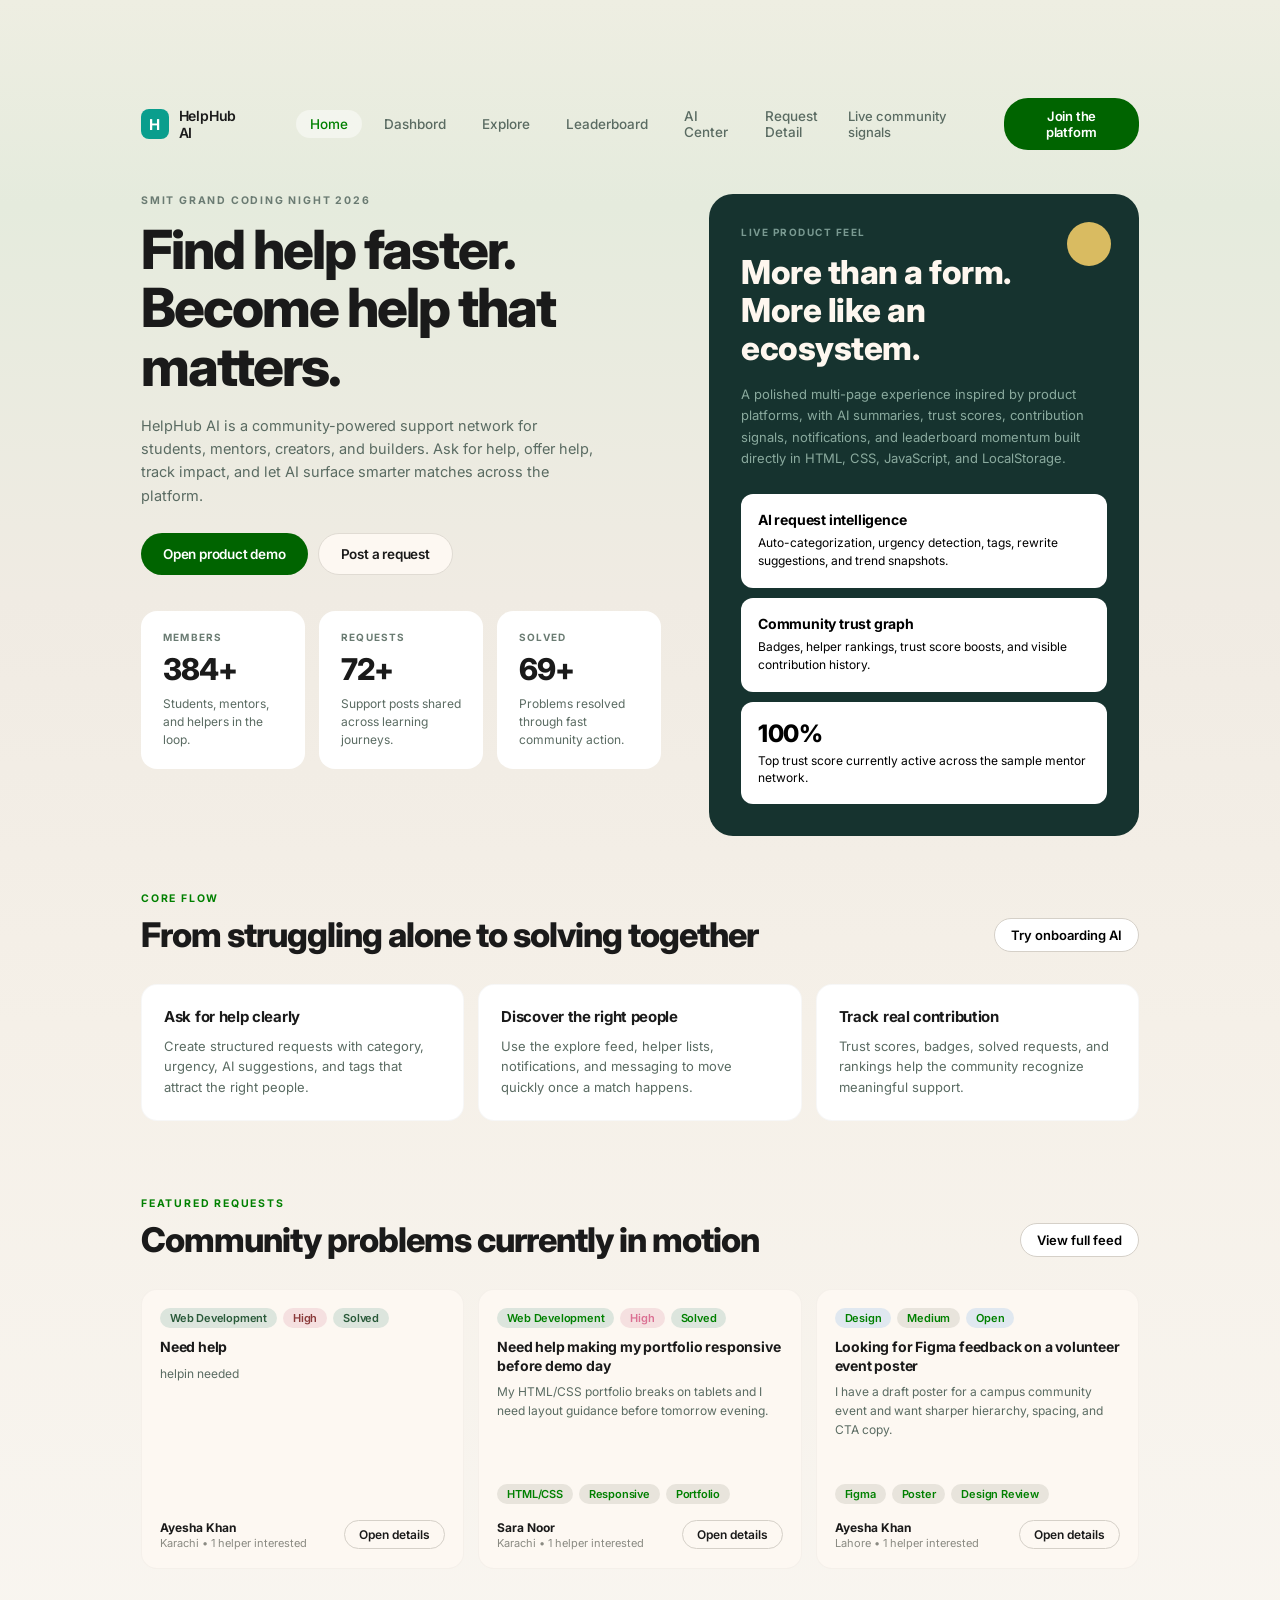
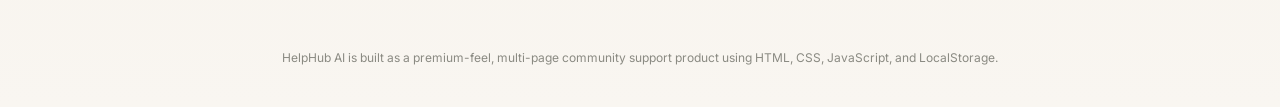
<file: index.html>
<!DOCTYPE html>
<html lang="en">

<head>
    <meta charset="UTF-8">
    <meta name="viewport" content="width=device-width, initial-scale=1.0">
    <title>HelpHub AI</title>
    <link rel="preconnect" href="https://fonts.googleapis.com">
    <link rel="preconnect" href="https://fonts.gstatic.com" crossorigin>
    <link href="https://fonts.googleapis.com/css2?family=Inter:wght@400;500;600;700;800;900&display=swap"
        rel="stylesheet">
<link rel="stylesheet" href="style.css">
<style>
        * {
            margin: 0;
            padding: 0;
            box-sizing: border-box;
        }

        body {
            font-family: 'Inter', -apple-system, BlinkMacSystemFont, 'Segoe UI', sans-serif;
            background: #eeeee2;
            background: linear-gradient(180deg, #eeeee2 0%, #e5ebdd 12%, #f0ebe3 35%, #f5f0e8 60%, #f9f6f1 100%);
            color: #1a1a1a;
            width: 1094px;
            margin: 0 auto;
            position: relative;
            min-height: 1600px;
        }

        /* Header */
        .header {
            display: flex;
            align-items: center;
            justify-content: space-between;
            padding: 18px 48px;
            height: 68px;
        }

        .header-left {
            display: flex;
            align-items: center;
            gap: 48px;
        }

        .logo {
            display: flex;
            align-items: center;
            gap: 10px;
        }

        .logo-icon {
            width: 30px;
            height: 30px;
            background: #0a9e8d;
            border-radius: 8px;
            display: flex;
            align-items: center;
            justify-content: center;
            color: white;
            font-weight: 700;
            font-size: 15px;
        }

        .logo-text {
            font-size: 14px;
            font-weight: 600;
            color: #1a1a1a;
            letter-spacing: -0.2px;
        }

        .nav {
            display: flex;
            align-items: center;
            gap: 8px;
        }

        .nav a {
            text-decoration: none;
            color: #5a6b62;
            font-size: 13.5px;
            font-weight: 500;
            padding: 6px 14px;
            border-radius: 20px;
            transition: all 0.2s;
        }

        .nav a:hover {
            color: #1a1a1a;
            background: rgba(255,255,255,0.3);
        }

        .nav a.active {
            background: rgba(255,255,255,0.45);
            color: #1a1a1a;
        }

        .header-right {
            display: flex;
            align-items: center;
            gap: 24px;
        }

        .live-signals {
            font-size: 13px;
            color: #5a6b62;
            font-weight: 500;
        }

        .btn-join {
            background: #0a9e8d;
            color: white;
            border: none;
            padding: 10px 20px;
            border-radius: 24px;
            font-size: 13px;
            font-weight: 600;
            cursor: pointer;
            letter-spacing: -0.2px;
        }

        /* Hero */
        .hero {
            display: flex;
            padding: 36px 48px 0;
            gap: 48px;
        }

        .hero-main {
            flex: 1;
            max-width: 540px;
        }

        .hero-label {
            font-size: 10.5px;
            font-weight: 700;
            letter-spacing: 1.8px;
            text-transform: uppercase;
            color: #6a7b72;
            margin-bottom: 14px;
        }

        .hero h1 {
            font-size: 54px;
            font-weight: 800;
            line-height: 1.08;
            color: #1a1a1a;
            margin-bottom: 18px;
            letter-spacing: -2px;
        }

        .hero-desc {
            font-size: 14.5px;
            line-height: 1.6;
            color: #5a6b62;
            margin-bottom: 26px;
            max-width: 460px;
        }

        .hero-buttons {
            display: flex;
            gap: 10px;
            margin-bottom: 36px;
        }

        .btn-demo {
            background: #5a8a87;
            color: white;
            border: none;
            padding: 12px 22px;
            border-radius: 24px;
            font-size: 13.5px;
            font-weight: 600;
            cursor: pointer;
            letter-spacing: -0.2px;
        }

        .btn-post {
            background: #fdf8f2;
            color: #1a1a1a;
            border: 1px solid #e0dbd3;
            padding: 12px 22px;
            border-radius: 24px;
            font-size: 13.5px;
            font-weight: 600;
            cursor: pointer;
            letter-spacing: -0.2px;
        }

        /* Stats */
        .stats-row {
            display: flex;
            gap: 14px;
        }

        .stat-box {
            background: #efebdf;
            border-radius: 16px;
            padding: 20px 22px;
            flex: 1;
            min-width: 130px;
        }

        .stat-label {
            font-size: 10px;
            font-weight: 700;
            letter-spacing: 1.2px;
            text-transform: uppercase;
            color: #6a7b72;
            margin-bottom: 8px;
        }

        .stat-num {
            font-size: 30px;
            font-weight: 800;
            color: #1a1a1a;
            margin-bottom: 8px;
            letter-spacing: -1px;
        }

        .stat-desc {
            font-size: 12px;
            line-height: 1.5;
            color: #5a6b62;
        }

        /* Feature Card (Dark) */
        .dark-card {
            width: 430px;
            background: #16332f;
            border-radius: 24px;
            padding: 32px;
            color: white;
            position: relative;
            overflow: hidden;
            flex-shrink: 0;
        }

        .dark-label {
            font-size: 10px;
            font-weight: 700;
            letter-spacing: 1.5px;
            text-transform: uppercase;
            color: #7a9a92;
            margin-bottom: 16px;
        }

        .dark-card h2 {
            font-size: 33px;
            font-weight: 800;
            line-height: 1.15;
            margin-bottom: 16px;
            color: #fef7ef;
            letter-spacing: -0.5px;
        }

        .dark-card > p {
            font-size: 13px;
            line-height: 1.65;
            color: #8aaa9e;
            margin-bottom: 24px;
        }

        .yellow-dot {
            position: absolute;
            top: 28px;
            right: 28px;
            width: 44px;
            height: 44px;
            background: #d9bb61;
            border-radius: 50%;
        }

        .dark-inner {
            background: #1c2c29;
            border-radius: 12px;
            padding: 16px;
            margin-bottom: 10px;
            border: 1px solid rgba(255,255,255,0.04);
        }

        .dark-inner h4 {
            font-size: 14px;
            font-weight: 700;
            color: #fef7ef;
            margin-bottom: 6px;
            letter-spacing: -0.2px;
        }

        .dark-inner p {
            font-size: 12px;
            line-height: 1.55;
            color: #7a9a92;
        }

        .dark-stat {
            background: #1c2c29;
            border-radius: 12px;
            padding: 16px;
            border: 1px solid rgba(255,255,255,0.04);
        }

        .dark-stat-num {
            font-size: 24px;
            font-weight: 800;
            color: #fef7ef;
            margin-bottom: 4px;
            letter-spacing: -0.5px;
        }

        .dark-stat-desc {
            font-size: 12px;
            color: #7a9a92;
            line-height: 1.45;
        }

        /* Core Flow */
        .core-flow {
            padding: 56px 48px 40px;
        }

        .section-top {
            display: flex;
            justify-content: space-between;
            align-items: flex-end;
            margin-bottom: 28px;
        }

        .sec-label {
            font-size: 10.5px;
            font-weight: 700;
            letter-spacing: 1.8px;
            text-transform: uppercase;
            color: #6a7b72;
            margin-bottom: 10px;
        }

        .sec-title {
            font-size: 34px;
            font-weight: 800;
            color: #1a1a1a;
            letter-spacing: -1px;
            line-height: 1.2;
        }

        .btn-try {
            background: transparent;
            color: #1a1a1a;
            border: 1px solid #d5d0c8;
            padding: 8px 16px;
            border-radius: 20px;
            font-size: 13px;
            font-weight: 600;
            cursor: pointer;
            margin-bottom: 4px;
        }

        .flow-grid {
            display: flex;
            gap: 14px;
        }

        .flow-item {
            flex: 1;
            background: #f0ece3;
            border-radius: 16px;
            padding: 22px;
            border: 1px solid rgba(0,0,0,0.03);
        }

        .flow-item h3 {
            font-size: 15px;
            font-weight: 700;
            color: #1a1a1a;
            margin-bottom: 10px;
            letter-spacing: -0.3px;
        }

        .flow-item p {
            font-size: 13px;
            line-height: 1.6;
            color: #5a6b62;
        }

        /* Featured */
        .featured {
            padding: 36px 48px 60px;
        }

        .request-grid {
            display: flex;
            gap: 14px;
            margin-top: 20px;
        }

        .req-card {
            flex: 1;
            background: #fdf8f2;
            border-radius: 16px;
            padding: 18px;
            border: 1px solid rgba(0,0,0,0.03);
            display: flex;
            flex-direction: column;
            min-height: 280px;
        }

        .req-tags {
            display: flex;
            gap: 6px;
            margin-bottom: 10px;
            flex-wrap: wrap;
        }

        .req-tag {
            padding: 3px 10px;
            border-radius: 10px;
            font-size: 11px;
            font-weight: 600;
            letter-spacing: -0.2px;
        }

        .tag-cat {
            background: #dce5dd;
            color: #2a5a3a;
        }

        .tag-urg {
            background: #f5e0e0;
            color: #8a3a3a;
        }

        .tag-stat {
            background: #e0e8f0;
            color: #3a5a8a;
        }

        .tag-skill {
            background: #e8e4dc;
            color: #5a5a5a;
        }

        .req-card h4 {
            font-size: 14px;
            font-weight: 700;
            color: #1a1a1a;
            margin-bottom: 8px;
            line-height: 1.35;
            letter-spacing: -0.2px;
        }

        .req-desc {
            font-size: 12px;
            line-height: 1.55;
            color: #5a6b62;
            margin-bottom: 12px;
            flex: 1;
        }

        .req-skills {
            display: flex;
            gap: 6px;
            margin-bottom: 16px;
            flex-wrap: wrap;
        }

        .req-foot {
            display: flex;
            justify-content: space-between;
            align-items: center;
            margin-top: auto;
        }

        .req-user {
            display: flex;
            flex-direction: column;
            gap: 1px;
        }

        .req-user-name {
            font-size: 12px;
            font-weight: 700;
            color: #1a1a1a;
        }

        .req-user-meta {
            font-size: 11px;
            color: #8a8a82;
        }

        .btn-details {
            background: transparent;
            color: #1a1a1a;
            border: 1px solid #d5d0c8;
            padding: 6px 14px;
            border-radius: 16px;
            font-size: 12px;
            font-weight: 600;
            cursor: pointer;
        }

        /* Footer */
        .footer {
            padding: 20px 48px 40px;
            text-align: center;
        }

        .footer p {
            font-size: 12px;
            color: #8a8a82;
            line-height: 1.5;
        }
        /*  */
        /* =========================
   RESPONSIVE DESIGN
========================= */

/* Tablet */
@media (max-width: 1024px) {

    body {
        width: 100%;
        padding: 0 20px;
    }

    .hero {
        flex-direction: column;
        padding: 30px 20px 0;
        gap: 30px;
    }

    .dark-card {
        width: 100%;
    }

    .flow-grid,
    .request-grid {
        flex-wrap: wrap;
    }

    .flow-item,
    .req-card {
        flex: 1 1 45%;
    }
}


/* Mobile */
@media (max-width: 768px) {

    body {
        width: 100%;
        min-height: auto;
        padding: 0 12px;
    }

    /* HEADER */
    .header {
        flex-direction: column;
        height: auto;
        gap: 10px;
        padding: 14px 16px;
        align-items: flex-start;
    }

    .header-left {
        flex-direction: column;
        align-items: flex-start;
        gap: 12px;
    }

    .nav {
        flex-wrap: wrap;
        gap: 6px;
    }

    .header-right {
        width: 100%;
        justify-content: space-between;
    }

    /* HERO */
    .hero {
        flex-direction: column;
        padding: 20px 16px 0;
        gap: 20px;
    }

    .hero h1 {
        font-size: 30px;
    }

    .hero-desc {
        font-size: 13px;
    }

    .hero-buttons {
        flex-direction: column;
        width: 100%;
    }

    .btn-demo,
    .btn-post {
        width: 100%;
        text-align: center;
    }

    /* STATS */
    .stats-row {
        flex-direction: column;
    }

    .stat-box {
        width: 100%;
    }

    /* DARK CARD */
    .dark-card {
        width: 100%;
        padding: 22px;
    }

    .dark-card h2 {
        font-size: 24px;
    }

    /* CORE FLOW */
    .core-flow {
        padding: 30px 16px;
    }

    .section-top {
        flex-direction: column;
        align-items: flex-start;
        gap: 10px;
    }

    .sec-title {
        font-size: 24px;
    }

    .flow-grid {
        flex-direction: column;
    }

    /* FEATURED */
    .featured {
        padding: 20px 16px;
    }

    .request-grid {
        flex-direction: column;
    }

    .req-card {
        width: 100%;
        min-height: auto;
    }

    /* FOOTER */
    .footer {
        padding: 20px 16px;
    }
}
    </style>
    <base target="_blank">
</head>

<body>
    <header class="header">
        <div class="header-left">
            <div class="logo">
                <div class="logo-icon">H</div>
                <span class="logo-text">HelpHub AI</span>
            </div>
            <nav class="nav">
                <a href="#" class="active" style="color: green;">Home</a>
                <a href="./Dashbord.html">Dashbord </a>
                <a href="./index2.html/Explore.html">Explore</a>
                <a href="./Leaderboard.html">Leaderboard</a>
                <a href="./index2.html/AI Center.html">AI Center</a>
                <a href="./index2.html/Request Detail.html">Request Detail </a>
            </nav>
        </div>
        <div class="header-right">
            <span class="live-signals" >Live community signals</span>
            <button class="btn-join" style="background-color: darkgreen; color: white;"> <a style="color: white; text-decoration: none;" href="./login.html">Join the platform</a></button>
        </div>
    </header>

    <section class="hero">
        <div class="hero-main">
            <div class="hero-label">SMIT GRAND CODING NIGHT 2026</div>
            <h1>Find help faster.<br>Become help that<br>matters.</h1>
            <p class="hero-desc">HelpHub AI is a community-powered support network for students, mentors, creators, and
                builders. Ask for help, offer help, track impact, and let AI surface smarter matches across the
                platform.</p>
            <div class="hero-buttons">
                <button class="btn-demo" style="background-color: darkgreen; color: white;">Open product demo</button>
                <button class="btn-post">Post a request</button>
            </div>

            <div class="stats-row" >
                <div class="stat-box" style="background-color: white; color: black;">
                    <div class="stat-label">Members</div>
                    <div class="stat-num">384+</div>
                    <div class="stat-desc">Students, mentors, and helpers in the loop.</div>
                </div>
                <div class="stat-box" style="background-color: white; color: black;">
                    <div class="stat-label">Requests</div>
                    <div class="stat-num">72+</div>
                    <div class="stat-desc">Support posts shared across learning journeys.</div>
                </div>
                <div class="stat-box" style="background-color: white; color: black;">
                    <div class="stat-label">Solved</div>
                    <div class="stat-num">69+</div>
                    <div class="stat-desc">Problems resolved through fast community action.</div>
                </div>
            </div>
        </div>

        <div class="dark-card">
            <div class="yellow-dot"></div>
            <div class="dark-label">LIVE PRODUCT FEEL</div>
            <h2>More than a form.<br>More like an<br>ecosystem.</h2>
            <p>A polished multi-page experience inspired by product platforms, with AI summaries, trust scores,
                contribution signals, notifications, and leaderboard momentum built directly in HTML, CSS, JavaScript,
                and LocalStorage.</p>

            <div class="dark-inner" style="background-color: white; color: black;">
                <h4 style="color: black;">AI request intelligence</h4>
                <p style="color: black;">Auto-categorization, urgency detection, tags, rewrite suggestions, and trend snapshots.</p>
            </div>
            <div class="dark-inner" style="background-color: white;">
                <h4 style="color: black;">Community trust graph</h4>
                <p style="color: black;">Badges, helper rankings, trust score boosts, and visible contribution history.</p>
            </div>
            <div class="dark-stat" style="background-color: white;">
                <div  style="color: black;" class="dark-stat-num">100%</div>
                <div style="color: black;"  class="dark-stat-desc">Top trust score currently active across the sample mentor network.</div>
            </div>
        </div>
    </section>

    <section class="core-flow">
        <div class="section-top">
            <div>
                <div class="sec-label" style="color: green;">CORE FLOW</div>
                <h2 class="sec-title">From struggling alone to solving together</h2>
            </div>
            <button class="btn-try" style="background-color: white; color: black;">Try onboarding AI</button>
        </div>

        <div class="flow-grid">
            <div class="flow-item" style="background-color: white;color: black;">
                <h3>Ask for help clearly</h3>
                <p>Create structured requests with category, urgency, AI suggestions, and tags that attract the right
                    people.</p>
            </div>
            <div class="flow-item" style="background-color: white; color: black;">
                <h3>Discover the right people</h3>
                <p>Use the explore feed, helper lists, notifications, and messaging to move quickly once a match
                    happens.</p>
            </div>
            <div class="flow-item" style="background-color: white; color: black;">
                <h3>Track real contribution</h3>
                <p>Trust scores, badges, solved requests, and rankings help the community recognize meaningful support.
                </p>
            </div>
        </div>
    </section>

    <section class="featured">
        <div class="section-top">
            <div>
                <div class="sec-label" style="color: green;">FEATURED REQUESTS</div>
                <h2 class="sec-title">Community problems currently in motion</h2>
            </div>
            <button class="btn-try" style="background-color: white; color: black;">View full feed</button>
        </div>

        <div class="request-grid">
            <div class="req-card">
                <div class="req-tags">
                    <span class="req-tag tag-cat">Web Development</span>
                    <span class="req-tag tag-urg">High</span>
                    <span class="req-tag tag-cat">Solved</span>
                </div>
                <h4>Need help</h4>
                <p class="req-desc">helpin needed</p>
                <div class="req-foot">
                    <div class="req-user">
                        <span class="req-user-name">Ayesha Khan</span>
                        <span class="req-user-meta">Karachi • 1 helper interested</span>
                    </div>
                    <button class="btn-details">Open details</button>
                </div>
            </div>

            <div class="req-card">
                <div class="req-tags">
                    <span class="req-tag tag-cat" style="color: green;">Web Development</span>
                    <span class="req-tag tag-urg" style="color: palevioletred;">High</span>
                    <span class="req-tag tag-cat" style="color: green;">Solved</span>
                </div>
                <h4>Need help making my portfolio responsive before demo day</h4>
                <p class="req-desc">My HTML/CSS portfolio breaks on tablets and I need layout guidance before tomorrow
                    evening.</p>
                <div class="req-skills">
                    <span class="req-tag tag-skill" style="color: green;">HTML/CSS</span>
                    <span class="req-tag tag-skill" style="color: green;">Responsive</span>
                    <span class="req-tag tag-skill" style="color: green;">Portfolio</span>
                </div>
                <div class="req-foot">
                    <div class="req-user">
                        <span class="req-user-name">Sara Noor</span>
                        <span class="req-user-meta">Karachi • 1 helper interested</span>
                    </div>
                    <button class="btn-details">Open details</button>
                </div>
            </div>

            <div class="req-card">
                <div class="req-tags">
                    <span class="req-tag tag-stat" style="color: green;">Design</span>
                    <span class="req-tag tag-skill" style="color: green;">Medium</span>
                    <span class="req-tag tag-stat" style="color: green;">Open</span>
                </div>
                <h4>Looking for Figma feedback on a volunteer event poster</h4>
                <p class="req-desc">I have a draft poster for a campus community event and want sharper hierarchy,
                    spacing, and CTA copy.</p>
                <div class="req-skills">
                    <span class="req-tag tag-skill" style="color: green;">Figma</span>
                    <span class="req-tag tag-skill" style="color: green;">Poster</span>
                    <span class="req-tag tag-skill" style="color: green;">Design Review</span>
                </div>
                <div class="req-foot">
                    <div class="req-user">
                        <span class="req-user-name">Ayesha Khan</span>
                        <span class="req-user-meta">Lahore • 1 helper interested</span>
                    </div>
                    <button class="btn-details">Open details</button>
                </div>
            </div>
        </div>
    </section>

    <footer class="footer">
        <p>HelpHub AI is built as a premium-feel, multi-page community support product using HTML, CSS, JavaScript, and
            LocalStorage.</p>
    </footer>
</body>
</file>
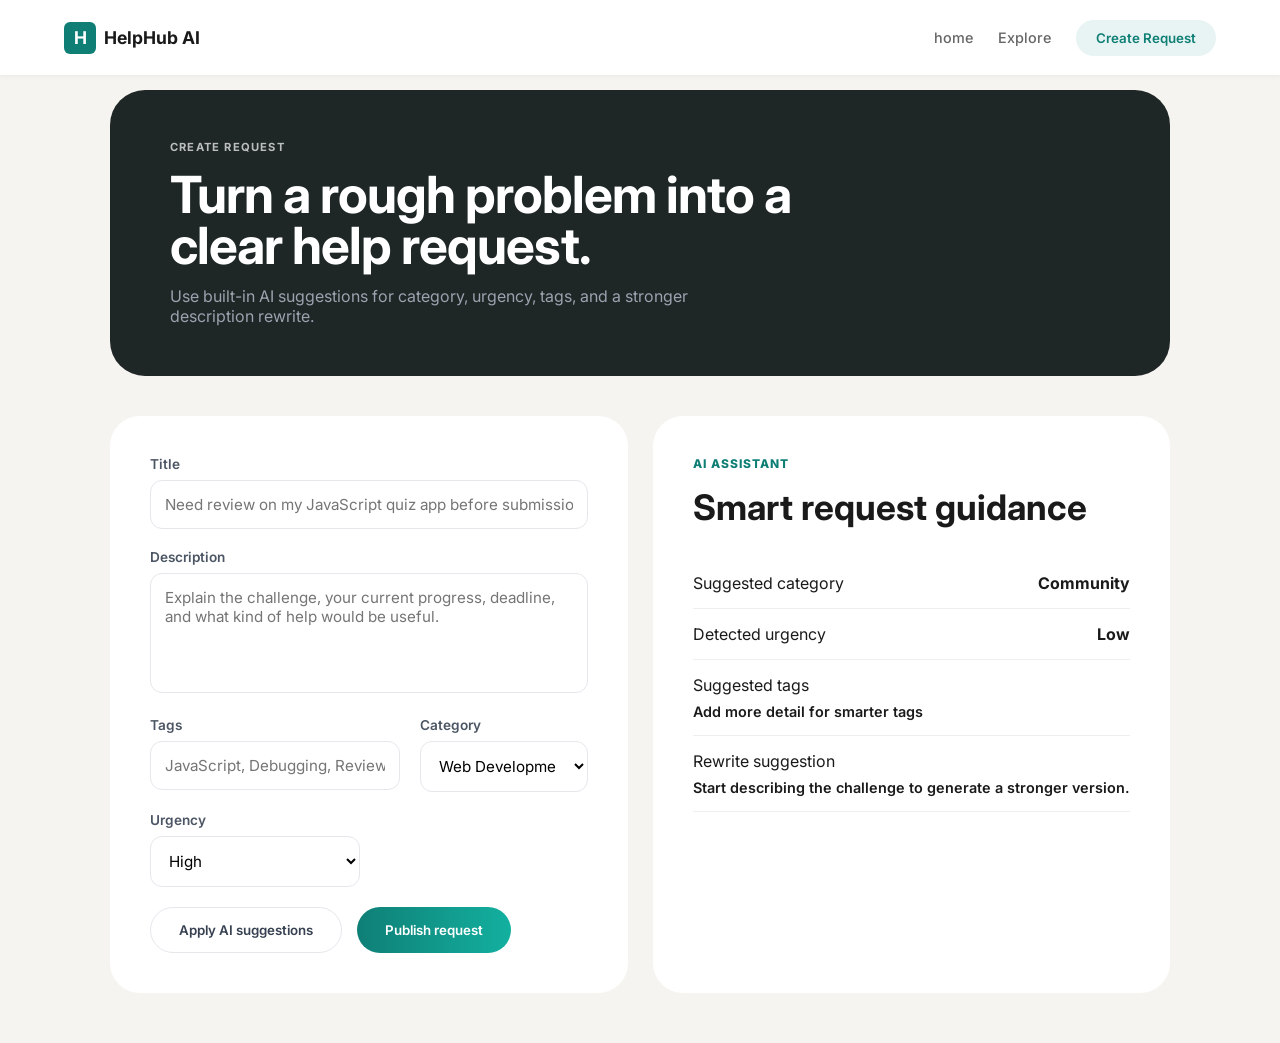
<file: Createrequest.html>
<!DOCTYPE html>
<html lang="en">
<head>
    <meta charset="UTF-8">
    <meta name="viewport" content="width=device-width, initial-scale=1.0">
    <title>Helphub AI - Create Request</title>
    <link rel="stylesheet" href="style.css">
    <link href="https://fonts.googleapis.com/css2?family=Inter:wght@400;500;600;700&display=swap" rel="stylesheet">
</head>
<body>

    <header class="navbar">
        <div class="nav-container">
            <div class="logo">
                <span class="logo-icon">H</span>
                <span class="logo-text">HelpHub AI</span>
            </div>
            <nav class="nav-links">
                <a href="./index.html">home</a>
                <a href="./index2.html/Explore.html">Explore</a>
                <button class="nav-btn">Create Request</button>
            </nav>
        </div>
    </header>

    <main class="main-wrapper">
        
        <section class="banner-card">
            <p class="tagline">CREATE REQUEST</p>
            <h1>Turn a rough problem into a clear help request.</h1>
            <p class="banner-sub">Use built-in AI suggestions for category, urgency, tags, and a stronger description rewrite.</p>
        </section>

        <div class="content-grid">
            
            <section class="card form-card">
                <div class="input-group">
                    <label>Title</label>
                    <input type="text" placeholder="Need review on my JavaScript quiz app before submission">
                </div>

                <div class="input-group">
                    <label>Description</label>
                    <textarea placeholder="Explain the challenge, your current progress, deadline, and what kind of help would be useful."></textarea>
                </div>

                <div class="form-row">
                    <div class="input-group">
                        <label>Tags</label>
                        <input type="text" placeholder="JavaScript, Debugging, Review">
                    </div>
                    <div class="input-group">
                        <label>Category</label>
                        <select>
                            <option>Web Development</option>
                        </select>
                    </div>
                </div>

                <div class="input-group" style="width: 48%;">
                    <label>Urgency</label>
                    <select>
                        <option>High</option>
                    </select>
                </div>

                <div class="button-row">
                    <button class="btn-outline">Apply AI suggestions</button>
                    <button class="btn-filled">Publish request</button>
                </div>
            </section>

            <section class="card ai-card">
                <p class="tagline-small teal-text">AI ASSISTANT</p>
                <h2 class="ai-title">Smart request guidance</h2>
                
                <div class="ai-stats">
                    <div class="stat-row">
                        <span>Suggested category</span>
                        <span class="stat-val">Community</span>
                    </div>
                    <div class="stat-row">
                        <span>Detected urgency</span>
                        <span class="stat-val">Low</span>
                    </div>
                    <div class="stat-row vertical">
                        <span>Suggested tags</span>
                        <p>Add more detail for smarter tags</p>
                    </div>
                    <div class="stat-row vertical">
                        <span>Rewrite suggestion</span>
                        <p>Start describing the challenge to generate a stronger version.</p>
                    </div>
                </div>
            </section>

        </div>
    </main>

</body>
</html>
</file>
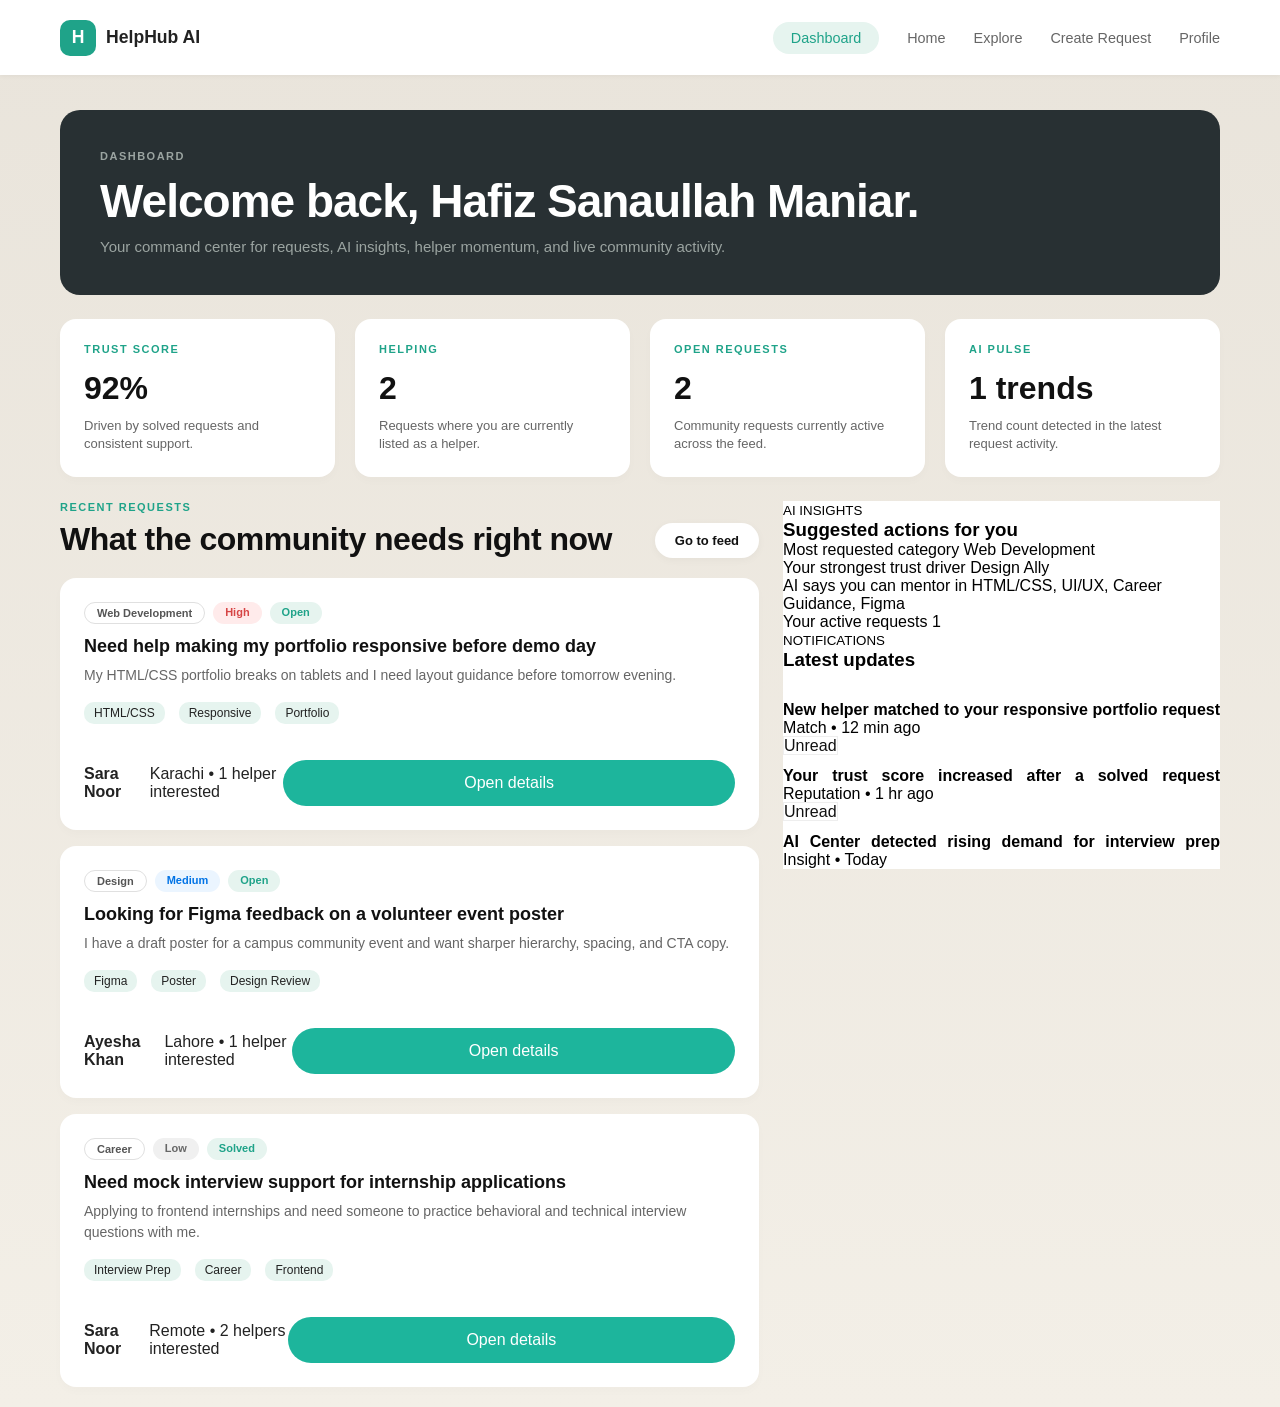
<file: Dashbord.html>
<!DOCTYPE html>
<html lang="en">
<head>
  <meta charset="UTF-8">
  <meta name="viewport" content="width=device-width, initial-scale=1.0">
  <title>Dashboard - HelpHub AI</title>
  <link rel="stylesheet" href="style.css">
  <style>* {
  margin: 0;
  padding: 0;
  box-sizing: border-box;
  font-family: Inter, Arial, sans-serif;
}

body {
  background: linear-gradient(180deg, #e9e4db, #f3efe7);
  color: #222;
}

a,
a:visited,
a:hover,
a:active {
  text-decoration: none;
}

/* NAVBAR */

.navbar {
  display: flex;
  justify-content: space-between;
  align-items: center;
  padding: 22px 60px;
}

/* Responsive navbar: wrap links below the logo on smaller screens */
@media (max-width: 900px) {
  .navbar {
    padding: 16px 20px;
    flex-wrap: wrap;
    align-items: center;
  }
  /* let the logo sit on the left and nav-links take a full row */
  .logo {
    flex: 0 0 auto;
  }
  .nav-links {
    display: flex;
    flex-basis: 100%;
    justify-content: flex-end;
    gap: 12px;
    margin-top: 10px;
    flex-wrap: wrap;
  }
  .nav-links a,
  .nav-links span {
    padding: 8px 10px;
  }
  .join-btn {
    padding: 8px 12px;
  }
}

@media (max-width: 480px) {
  .navbar {
    padding: 12px 12px;
  }
  .nav-links {
    justify-content: flex-start;
    gap: 8px;
  }
  .nav-links a,
  .nav-links span {
    font-size: 14px;
    padding: 8px;
  }
  /* make the join button compact on small screens */
  .join-btn {
    padding: 6px 10px;
  }
}

.logo {
  display: flex;
  align-items: center;
  gap: 10px;
  font-weight: 600;
}

.logo-box {
  width: 36px;
  height: 36px;
  border-radius: 10px;
  background: #1fa389;
  display: flex;
  align-items: center;
  justify-content: center;
  color: white;
  font-weight: bold;
}

.nav-links {
  display: flex;
  gap: 28px;
  align-items: center;
  font-size: 14px;
}

.join-btn {
  background: #1fa389;
  padding: 10px 18px;
  border-radius: 20px;
  color: white;
  text-decoration: none;
}

/* HERO */

.hero {
  max-width: 1200px;
  margin: auto;
  display: grid;
  grid-template-columns: 1.2fr 1fr;
  gap: 40px;
  padding: 40px 20px;
}

.hero-left {
  background: #f7f3ea;
  padding: 50px;
  border-radius: 30px;
}

.hero-left small {
  letter-spacing: 2px;
  color: #5f6f66;
}

.hero-left h1 {
  font-size: 54px;
  margin: 18px 0;
  line-height: 1.1;
}

.hero-left p {
  color: #666;
  margin-bottom: 20px;
}

.hero-buttons {
  display: flex;
  gap: 12px;
  margin-bottom: 30px;
}

.primary-btn {
  background: #1fa389;
  color: white;
  padding: 12px 18px;
  border-radius: 20px;
  text-decoration: none;
}

.explore-hero {
  background: linear-gradient(135deg, #1e2a2f, #2f3e46);
  color: #fff;
  padding: 40px 28px;
  margin: 28px auto;
  border-radius: 20px;
  max-width: 1200px;
}
.explore-hero .ai-tag {
  letter-spacing: 2px;
  color: rgba(255, 255, 255, 0.8);
  font-size: 12px;
  margin-bottom: 8px;
}
.explore-hero h1 {
  font-size: 34px;
  margin: 6px 0 10px;
  line-height: 1.15;
}
.explore-hero .ai-sub {
  color: rgba(255, 255, 255, 0.85);
  max-width: 900px;
}

.explore-container {
  max-width: 1200px;
  margin: 0 auto 40px;
  padding: 20px;
  display: grid;
  grid-template-columns: 280px 1fr;
  gap: 24px;
  align-items: start;
}

.filters {
  background: #fff;
  padding: 18px;
  border-radius: 12px;
  box-shadow: 0 10px 20px rgba(0, 0, 0, 0.04);
  height: max-content;
  position: sticky;
  top: 20px;
}

.filter-tag {
  letter-spacing: 2px;
  color: #777;
  font-size: 12px;
  margin-bottom: 8px;
}

.feed {
  display: grid;
  grid-template-columns: repeat(2, 1fr);
  gap: 18px;
}

.feed-card {
  background: #fff;
  padding: 18px;
  border-radius: 12px;
  box-shadow: 0 10px 20px rgba(0, 0, 0, 0.04);
  display: flex;
  flex-direction: column;
  gap: 12px;
  min-height: 120px;
}

.tags {
  display: flex;
  gap: 8px;
  flex-wrap: wrap;
}

/* tag color variants used in explore.html */
.tag {
  display: inline-block;
  padding: 4px 10px;
  border-radius: 10px;
  font-size: 12px;
}
.tag.red {
  background: #ffe9e9;
  color: #b80f0f;
}
.tag.green {
  background: #e6f9ed;
  color: #117a4b;
}
.tag.yellow {
  background: #fff4d6;
  color: #b06f00;
}
.tag.blue {
  background: #e8f3ff;
  color: #205a9c;
}

.feed-card button {
  position: static;
  margin-top: 8px;
  padding: 8px 14px;
  border-radius: 20px;
  border: 1px solid #e6e6e6;
  background: #fff;
  color: #000;
  cursor: pointer;
  align-self: flex-start;
}
.feed-card button:hover {
  background: #f5f5f5;
}

@media (max-width: 900px) {
  .explore-container {
    grid-template-columns: 1fr;
  }
  .feed {
    grid-template-columns: 1fr;
  }
  .explore-hero h1 {
    font-size: 28px;
  }
  .filters {
    position: static;
    width: 100%;
  }
}

.secondary-btn {
  background: white;
  padding: 12px 18px;
  border-radius: 20px;
  text-decoration: none;
  color: #333;
  border: 1px solid #ddd;
}

/* STATS */

.stats {
  display: grid;
  grid-template-columns: repeat(3, 1fr);
  gap: 15px;
}

.stat-card {
  background: white;
  padding: 22px;
  border-radius: 18px;
  box-shadow: 0 10px 20px rgba(0, 0, 0, 0.05);
}

.stat-card h3 {
  font-size: 28px;
  margin-bottom: 6px;
}

/* RIGHT CARD */

.hero-right {
  background: #0d3d35;
  padding: 40px;
  border-radius: 28px;
  color: white;
  position: relative;
}

.circle {
  width: 70px;
  height: 70px;
  background: linear-gradient(#ffd56a, #f0b400);
  border-radius: 50%;
  position: absolute;
  top: 20px;
  right: 20px;
}

.hero-right h2 {
  font-size: 32px;
  margin-bottom: 15px;
}

.hero-right p {
  color: #d3ded9;
  margin-bottom: 20px;
}

.feature-box {
  background: #f4efe7;
  color: #333;
  padding: 18px;
  border-radius: 16px;
  margin-bottom: 15px;
}

.feature-box strong {
  display: block;
  margin-bottom: 6px;
}

/* SECTION */

.section {
  max-width: 1200px;
  margin: auto;
  padding: 70px 20px;
}

.section h2 {
  font-size: 36px;
  margin-bottom: 30px;
}

/* FLOW CARDS */

.flow {
  display: grid;
  grid-template-columns: repeat(3, 1fr);
  gap: 20px;
}

.flow-card {
  background: white;
  padding: 24px;
  border-radius: 20px;
  box-shadow: 0 10px 20px rgba(0, 0, 0, 0.05);
}

/* COMMUNITY */

.community {
  display: grid;
  grid-template-columns: repeat(3, 1fr);
  gap: 20px;
}

.community-card {
  background: white;
  padding: 24px;
  border-radius: 20px;
  box-shadow: 0 10px 20px rgba(0, 0, 0, 0.05);
}

.tag {
  display: inline-block;
  background: #e6f4ef;
  padding: 4px 10px;
  border-radius: 10px;
  font-size: 12px;
  margin-right: 6px;
}

.open-btn {
  margin-top: 15px;
  display: inline-block;
  background: #f4f4f4;
  padding: 8px 14px;
  border-radius: 20px;
  text-decoration: none;
  color: #333;
  font-size: 13px;
}

/* FOOTER */

.footer {
  text-align: center;
  font-size: 13px;
  padding: 30px;
  color: #777;
}

/* RESPONSIVE */

@media (max-width: 900px) {
  .hero {
    grid-template-columns: 1fr;
  }

  .stats {
    grid-template-columns: 1fr;
  }

  .flow {
    grid-template-columns: 1fr;
  }

  .community {
    grid-template-columns: 1fr;
  }
}

/* MAIN CONTAINER */

.container {
  max-width: 1200px;
  margin: auto;
  padding: 40px 20px;
  display: flex;
  gap: 30px;
}

/* LEFT CARD */

.left-card {
  flex: 1;
  background: linear-gradient(135deg, #0c3d36, #0b2e2b);
  color: white;
  padding: 50px;
  border-radius: 30px;
}

.left-card small {
  letter-spacing: 2px;
  color: #cbd5d1;
}

.left-card h1 {
  font-size: 48px;
  margin: 20px 0;
}

.left-card p {
  color: #cbd5d1;
  line-height: 1.6;
  margin-bottom: 20px;
}

.left-card ul {
  color: #cbd5d1;
  line-height: 1.8;
}

/* RIGHT CARD */

.right-card {
  flex: 1;
  background: #f8f3ea;
  padding: 40px;
  border-radius: 30px;
  box-shadow: 0 10px 30px rgba(0, 0, 0, 0.05);
}

.right-card small {
  letter-spacing: 2px;
  color: #777;
}

.right-card h2 {
  font-size: 32px;
  margin: 15px 0 30px;
}

label {
  font-size: 14px;
  color: #444;
  display: block;
  margin-bottom: 6px;
}

input,
select {
  width: 100%;
  padding: 12px;
  border-radius: 10px;
  border: 1px solid #ddd;
  margin-bottom: 18px;
  background: white;
}

.row {
  display: flex;
  gap: 15px;
}

.row div {
  flex: 1;
}

button {
  width: 100%;
  padding: 14px;
  border: none;
  border-radius: 30px;
  background: #1db59c;
  color: white;
  font-size: 16px;
  cursor: pointer;
}

button:hover {
  opacity: 0.9;
}

/* RESPONSIVE */

@media (max-width: 900px) {
  .container {
    flex-direction: column;
  }

  .left-card h1 {
    font-size: 36px;
  }
}
.clicked-btn {
  color: #1fa389;
  font-weight: 600;
  position: relative;
}
/* AI HERO */
.ai-hero {
  background: linear-gradient(135deg, #1e2a2f, #2f3e46);
  color: #fff;
  padding: 60px 40px;
  border-radius: 20px;
  margin: 20px;
}

.ai-hero h1 {
  font-size: 32px;
  margin: 10px 0;
}

.ai-sub {
  opacity: 0.8;
  max-width: 600px;
}

.ai-tag {
  font-size: 12px;
  letter-spacing: 2px;
  opacity: 0.7;
}

/* STATS */
.ai-stats {
  display: flex;
  gap: 20px;
  padding: 20px;
}

.card {
  background: #f5f5f5;
  padding: 20px;
  border-radius: 15px;
  flex: 1;
}

.card h3 {
  margin-bottom: 10px;
}

/* REQUESTS */
.ai-requests {
  background: #f9f9f9;
  margin: 20px;
  padding: 30px;
  border-radius: 20px;
}

.ai-requests h2 {
  margin-bottom: 20px;
}

.request-card {
  background: #fff;
  padding: 15px 20px;
  border-radius: 12px;
  margin-bottom: 15px;
  position: relative;
}

.request-card h4 {
  margin-bottom: 5px;
}

.request-card p {
  font-size: 14px;
  opacity: 0.7;
}

/* BADGES */
.badge {
  position: absolute;
  top: 15px;
  right: 20px;
  background: #2ecc71;
  color: #fff;
  padding: 5px 10px;
  border-radius: 20px;
  font-size: 12px;
}

.badge.medium {
  background: #f39c12;
}

.badge.low {
  background: #3498db;
}
/* Explore styles consolidated above (removed duplicate block) */

.active-nav-btn {
  background: #e6f4ef;
  color: #1fa389 !important;
  padding: 8px 18px;
  border-radius: 20px;
  font-weight: 500;
}

.profile-wrapper {
  max-width: 1000px;
  margin: 0 auto;
  padding: 20px;
  display: flex;
  flex-direction: column;
  gap: 20px;
}

.profile-header-card {
  background: #283033;
  color: white;
  padding: 50px 40px;
  border-radius: 20px;
}

.profile-header-card small {
  font-size: 12px;
  letter-spacing: 1.5px;
  color: #9ba4a1;
  text-transform: uppercase;
  font-weight: 600;
}

.profile-header-card h1 {
  font-size: 42px;
  margin: 12px 0 8px;
  font-weight: 600;
  letter-spacing: -1px;
}

.profile-header-card p {
  color: #9ba4a1;
  font-size: 15px;
}

.profile-content {
  display: grid;
  grid-template-columns: 1fr 1fr;
  gap: 20px;
}

.profile-card {
  background: #fdfaf5;
  border-radius: 20px;
  padding: 35px;
  box-shadow: 0 4px 15px rgba(0, 0, 0, 0.02);
}

.profile-card-label {
  font-size: 11px;
  letter-spacing: 1.5px;
  color: #1fa389;
  text-transform: uppercase;
  font-weight: 700;
  margin-bottom: 15px;
  display: block;
}

.profile-card h2 {
  font-size: 32px;
  margin-bottom: 25px;
  color: #111;
  letter-spacing: -0.5px;
}

/* Stats List */
.profile-stat {
  display: flex;
  justify-content: space-between;
  padding: 18px 0;
  border-bottom: 1px solid #eaeaea;
  font-size: 15px;
  color: #444;
}

.profile-stat:last-of-type {
  margin-bottom: 10px;
}

.profile-stat strong {
  font-weight: 600;
  color: #111;
}

.profile-tags-group {
  margin-top: 25px;
}

.profile-tags-group h4 {
  font-size: 14px;
  margin-bottom: 12px;
  color: #222;
  font-weight: 600;
}

.profile-tag {
  display: inline-block;
  background: #e6f4ef;
  color: #1fa389;
  padding: 8px 16px;
  border-radius: 20px;
  font-size: 13px;
  margin-right: 6px;
  margin-bottom: 8px;
  font-weight: 500;
}

/* Form Layout */
.profile-form-row {
  display: flex;
  gap: 15px;
}

.profile-form-row .form-group {
  flex: 1;
}

.form-group {
  margin-bottom: 18px;
}

.form-group label {
  font-size: 13px;
  font-weight: 500;
  margin-bottom: 8px;
  color: #555;
}

.profile-card input {
  background: #ffffff;
  border: 1px solid #e8e8e8;
  padding: 14px;
  font-size: 14px;
  color: #333;
  margin-bottom: 0;
}

.save-profile-btn {
  background: #1fa389;
  color: white;
  padding: 14px;
  border-radius: 30px;
  font-weight: 600;
  margin-top: 15px;
  width: 100%;
  cursor: pointer;
  transition: background 0.2s ease;
}

.save-profile-btn:hover {
  background: #198a73;
}

/* Mobile Responsive */
@media (max-width: 850px) {
  .profile-content {
    grid-template-columns: 1fr;
  }
  .profile-form-row {
    flex-direction: column;
    gap: 0;
  }
  .nav-links.mobile-text-links {
    display: flex !important;
    gap: 15px;
    flex-wrap: wrap;
    justify-content: center;
  }
}

.message-list {
  display: flex;
  flex-direction: column;
  gap: 16px;
}

.message-item {
  border: 1px solid #f0f0f0;
  border-radius: 16px;
  padding: 20px;
  display: flex;
  justify-content: space-between;
  align-items: center;
  background: #ffffff;
  box-shadow: 0 2px 8px rgba(0, 0, 0, 0.01);
}

.msg-content {
  max-width: 75%;
}

.msg-content strong {
  display: block;
  font-size: 14px;
  color: #111;
  margin-bottom: 8px;
  font-weight: 600;
}

.msg-content p {
  font-size: 13px;
  color: #666;
  line-height: 1.5;
  margin: 0;
}

.msg-time {
  background: #e6f4ef;
  color: #1fa389;
  padding: 10px 14px;
  border-radius: 30px;
  font-size: 11px;
  font-weight: 700;
  text-align: center;
  line-height: 1.3;
}

.custom-select,
.custom-textarea {
  width: 100%;
  padding: 14px;
  border-radius: 10px;
  border: 1px solid #e8e8e8;
  background: #ffffff;
  font-size: 14px;
  color: #333;
  margin-bottom: 0;
  font-family: inherit;
}

.custom-textarea {
  resize: vertical;
  min-height: 100px;
}

.custom-select:focus,
.custom-textarea:focus {
  outline: none;
  border-color: #1fa389;
}

.request-wrapper {
  max-width: 1000px;
  margin: 0 auto;
  padding: 20px;
  display: flex;
  flex-direction: column;
  gap: 20px;
}

.request-hero {
  background: #283033;
  color: white;
  padding: 50px 40px;
  border-radius: 20px;
}

.request-hero small {
  font-size: 11px;
  letter-spacing: 1.5px;
  color: #9ba4a1;
  text-transform: uppercase;
  font-weight: 700;
  display: block;
  margin-bottom: 12px;
}

.request-hero h1 {
  font-size: 42px;
  margin: 0 0 12px 0;
  font-weight: 600;
  letter-spacing: -1px;
  line-height: 1.1;
}

.request-hero p {
  color: #9ba4a1;
  font-size: 15px;
}

.request-body {
  display: grid;
  grid-template-columns: 1.3fr 1fr;
  gap: 20px;
}

.request-card {
  background: #fdfaf5;
  border-radius: 20px;
  padding: 35px;
  box-shadow: 0 4px 15px rgba(0, 0, 0, 0.02);
}

/* FORM STYLES OVERRIDE */
.request-form label {
  font-size: 13px;
  font-weight: 600;
  color: #333;
  margin-bottom: 8px;
  display: block;
}

.request-form input,
.request-form select,
.request-form textarea {
  width: 100%;
  padding: 14px;
  border-radius: 10px;
  border: 1px solid #e8e8e8;
  background: #ffffff;
  font-size: 14px;
  color: #333;
  margin-bottom: 20px;
  font-family: inherit;
  box-shadow: none;
}

.request-form input:focus,
.request-form select:focus,
.request-form textarea:focus {
  outline: none;
  border-color: #1fa389;
}

.request-form textarea {
  resize: vertical;
  min-height: 120px;
}

.request-form-row {
  display: flex;
  gap: 15px;
}

.request-form-row > div {
  flex: 1;
}

/* BUTTONS */
.request-actions {
  display: flex;
  gap: 15px;
  margin-top: 10px;
}

.btn-outline {
  background: #ffffff;
  border: 1px solid #e8e8e8;
  color: #111;
  font-weight: 600;
  padding: 12px 20px;
  border-radius: 30px;
  cursor: pointer;
  width: auto;
  transition: all 0.2s;
}

.btn-outline:hover {
  background: #f4f4f4;
}

.btn-primary {
  background: #1fa389;
  color: white;
  border: none;
  font-weight: 600;
  padding: 12px 20px;
  border-radius: 30px;
  cursor: pointer;
  width: auto;
  transition: all 0.2s;
}

.btn-primary:hover {
  background: #198a73;
}

/* AI ASSISTANT PANEL */
.ai-panel-label {
  font-size: 11px;
  letter-spacing: 1.5px;
  color: #1fa389;
  text-transform: uppercase;
  font-weight: 700;
  margin-bottom: 15px;
  display: block;
}

.request-ai-card h2 {
  font-size: 32px;
  margin-bottom: 25px;
  color: #111;
  letter-spacing: -0.5px;
  line-height: 1.1;
}

.ai-suggestion-list {
  display: flex;
  flex-direction: column;
}

.ai-suggestion-item {
  display: flex;
  justify-content: space-between;
  align-items: flex-start;
  padding: 18px 0;
  border-bottom: 1px solid #eaeaea;
  font-size: 14px;
  color: #444;
  gap: 20px;
}

.ai-suggestion-item:last-child {
  border-bottom: none;
  padding-bottom: 0;
}

.ai-suggestion-item .key {
  color: #555;
  flex-shrink: 0;
}

.ai-suggestion-item .value {
  font-weight: 600;
  color: #111;
  text-align: right;
  line-height: 1.4;
}

/* RESPONSIVE */
@media (max-width: 850px) {
  .request-body {
    grid-template-columns: 1fr;
  }
  .request-form-row {
    flex-direction: column;
    gap: 0;
  }
  .request-form-row[style] {
    max-width: 100% !important;
  }
  .request-actions {
    flex-direction: column;
  }
  .btn-outline,
  .btn-primary {
    width: 100%;
  }
  .ai-suggestion-item {
    flex-direction: column;
    gap: 8px;
    text-align: left;
  }
  .ai-suggestion-item .value {
    text-align: left;
  }
}
/* ========================================= */
/* DASHBOARD PAGE CSS                        */
/* ========================================= */

.dashboard-wrapper {
  max-width: 1200px;
  margin: 0 auto;
  padding: 20px;
  display: flex;
  flex-direction: column;
  gap: 24px;
}

/* HERO */
.dashboard-hero {
  background: #283033;
  color: white;
  padding: 40px 40px;
  border-radius: 20px;
}

.dashboard-hero small {
  font-size: 11px;
  letter-spacing: 1.5px;
  color: #9ba4a1;
  text-transform: uppercase;
  font-weight: 700;
  display: block;
  margin-bottom: 12px;
}

.dashboard-hero h1 {
  font-size: 46px;
  margin: 0 0 10px 0;
  font-weight: 600;
  letter-spacing: -1px;
}

.dashboard-hero p {
  color: #9ba4a1;
  font-size: 15px;
}

/* STATS */
.dashboard-stats {
  display: grid;
  grid-template-columns: repeat(4, 1fr);
  gap: 20px;
}

.stat-box {
  background: #ffffff;
  padding: 24px;
  border-radius: 16px;
  box-shadow: 0 4px 10px rgba(0,0,0,0.02);
}

.stat-label {
  font-size: 11px;
  letter-spacing: 1.5px;
  color: #1fa389;
  text-transform: uppercase;
  font-weight: 700;
  display: block;
  margin-bottom: 15px;
}

.stat-box h3 {
  font-size: 32px;
  margin-bottom: 10px;
  color: #111;
}

.stat-box p {
  font-size: 13px;
  color: #666;
  line-height: 1.4;
}

/* MAIN CONTENT GRID */
.dashboard-content {
  display: grid;
  grid-template-columns: 1.6fr 1fr;
  gap: 24px;
  align-items: start;
}

/* LEFT: RECENT REQUESTS */
.section-header {
  display: flex;
  justify-content: space-between;
  align-items: flex-end;
  margin-bottom: 20px;
}

.section-header small {
  font-size: 11px;
  letter-spacing: 1.5px;
  color: #1fa389;
  text-transform: uppercase;
  font-weight: 700;
  display: block;
  margin-bottom: 8px;
}

.section-header h2 {
  font-size: 32px;
  color: #111;
  letter-spacing: -0.5px;
}

.btn-round {
  background: #ffffff;
  border: none;
  padding: 10px 20px;
  border-radius: 30px;
  font-weight: 600;
  color: #111;
  cursor: pointer;
  box-shadow: 0 2px 8px rgba(0,0,0,0.04);
  font-size: 13px;
  width: auto;
}

.dash-request-list {
  display: flex;
  flex-direction: column;
  gap: 16px;
}

.dash-req-card {
  background: #ffffff;
  padding: 24px;
  border-radius: 16px;
  box-shadow: 0 4px 10px rgba(0,0,0,0.02);
}

.top-badges {
  display: flex;
  gap: 8px;
  margin-bottom: 12px;
}

.badge-pill {
  font-size: 11px;
  padding: 4px 12px;
  border-radius: 20px;
  font-weight: 600;
}

.badge-pill.outline { border: 1px solid #e0e0e0; color: #555; }
.badge-pill.light-red { background: #ffebeb; color: #d64545; }
.badge-pill.light-green { background: #e6f4ef; color: #1fa389; }
.badge-pill.light-blue { background: #ebf5ff; color: #0073e6; }
.badge-pill.light-gray { background: #f0f0f0; color: #666; }

.dash-req-card h4 {
  font-size: 18px;
  margin-bottom: 8px;
  color: #111;
}

.dash-req-card p {
  font-size: 14px;
  color: #666;
  margin-bottom: 16px;
  line-height: 1.5;
}

.card-footer {
  display: flex;
  justify-content: space-between;
  align-items: center;
  margin-top: 20px;
  padding-top: 16px;
  border-top: 1px }</style>
</head>
<body>

  <nav class="navbar">
    <div class="logo">
      <div class="logo-box">H</div>
      HelpHub AI
    </div>
    <div class="nav-links">
      <a href="" class="active-nav-btn">Dashboard</a>
      <a href="./index.html" >Home</a>
      <a href="./index2.html/Explore.html">Explore</a>
      <a href="./Createrequest.html"> Create Request </a>
      <a href="./Profile.html">Profile </a>
    </div>
  </nav>

  <div class="dashboard-wrapper">
    
    <div class="dashboard-hero">
      <small>DASHBOARD</small>
      <h1>Welcome back, Hafiz Sanaullah Maniar.</h1>
      <p>Your command center for requests, AI insights, helper momentum, and live community activity.</p>
    </div>

    <div class="dashboard-stats">
      <div class="stat-box">
        <span class="stat-label">TRUST SCORE</span>
        <h3>92%</h3>
        <p>Driven by solved requests and consistent support.</p>
      </div>
      <div class="stat-box">
        <span class="stat-label">HELPING</span>
        <h3>2</h3>
        <p>Requests where you are currently listed as a helper.</p>
      </div>
      <div class="stat-box">
        <span class="stat-label">OPEN REQUESTS</span>
        <h3>2</h3>
        <p>Community requests currently active across the feed.</p>
      </div>
      <div class="stat-box">
        <span class="stat-label">AI PULSE</span>
        <h3>1 trends</h3>
        <p>Trend count detected in the latest request activity.</p>
      </div>
    </div>

    <div class="dashboard-content">
      
      <div class="recent-requests">
        <div class="section-header">
          <div>
            <small>RECENT REQUESTS</small>
            <h2>What the community needs right now</h2>
          </div>
          <button class="btn-round">Go to feed</button>
        </div>

        <div class="dash-request-list">
          
          <div class="dash-req-card">
            <div class="top-badges">
              <span class="badge-pill outline">Web Development</span>
              <span class="badge-pill light-red">High</span>
              <span class="badge-pill light-green">Open</span>
            </div>
            <h4>Need help making my portfolio responsive before demo day</h4>
            <p>My HTML/CSS portfolio breaks on tablets and I need layout guidance before tomorrow evening.</p>
            <div class="tags">
              <span class="tag">HTML/CSS</span>
              <span class="tag">Responsive</span>
              <span class="tag">Portfolio</span>
            </div>
            <div class="card-footer">
              <div class="user-info">
                <strong>Sara Noor</strong>
                <span>Karachi • 1 helper interested</span>
              </div>
              <button class="btn-outline-small">Open details</button>
            </div>
          </div>

          <div class="dash-req-card">
            <div class="top-badges">
              <span class="badge-pill outline">Design</span>
              <span class="badge-pill light-blue">Medium</span>
              <span class="badge-pill light-green">Open</span>
            </div>
            <h4>Looking for Figma feedback on a volunteer event poster</h4>
            <p>I have a draft poster for a campus community event and want sharper hierarchy, spacing, and CTA copy.</p>
            <div class="tags">
              <span class="tag">Figma</span>
              <span class="tag">Poster</span>
              <span class="tag">Design Review</span>
            </div>
            <div class="card-footer">
              <div class="user-info">
                <strong>Ayesha Khan</strong>
                <span>Lahore • 1 helper interested</span>
              </div>
              <button class="btn-outline-small">Open details</button>
            </div>
          </div>

          <div class="dash-req-card">
            <div class="top-badges">
              <span class="badge-pill outline">Career</span>
              <span class="badge-pill light-gray">Low</span>
              <span class="badge-pill light-green">Solved</span>
            </div>
            <h4>Need mock interview support for internship applications</h4>
            <p>Applying to frontend internships and need someone to practice behavioral and technical interview questions with me.</p>
            <div class="tags">
              <span class="tag">Interview Prep</span>
              <span class="tag">Career</span>
              <span class="tag">Frontend</span>
            </div>
            <div class="card-footer">
              <div class="user-info">
                <strong>Sara Noor</strong>
                <span>Remote • 2 helpers interested</span>
              </div>
              <button class="btn-outline-small">Open details</button>
            </div>
          </div>

        </div>
      </div>

      <div class="dashboard-sidebar">
        
        <div class="side-card" style="background-color: white; color: black; ;">
          <small class="side-label">AI INSIGHTS</small>
          <h3>Suggested actions for you</h3>
          <div class="insight-list " style="background-color: white;">
            <div class="insight-item">
              <span class="key">Most requested category</span>
              <span class="value">Web Development</span>
            </div>
            <div class="insight-item">
              <span class="key">Your strongest trust driver</span>
              <span class="value">Design Ally</span>
            </div>
            <div class="insight-item">
              <span class="key">AI says you can mentor in</span>
              <span class="value">HTML/CSS, UI/UX, Career Guidance, Figma</span>
            </div>
            <div class="insight-item">
              <span class="key">Your active requests</span>
              <span class="value">1</span>
            </div>
          </div>
        </div>

        <div class="side-card" style="background-color: white; color: black; padding: auto; text-align: justify;">
          <small class="side-label">NOTIFICATIONS</small>
          <h3>Latest updates</h3>
          <div class="notification-list">
            
            <div class="notification-item">
              <div class="notif-text">
                <strong>New helper matched to your responsive portfolio request</strong>
                <span>Match • 12 min ago</span>
              </div>
              <span class="notif-badge unread">Unread</span>
            </div>

            <div class="notification-item">
              <div class="notif-text">
                <strong>Your trust score increased after a solved request</strong>
                <span>Reputation • 1 hr ago</span>
              </div>
              <span class="notif-badge unread">Unread</span>
            </div>

            <div class="notification-item">
              <div class="notif-text">
                <strong>AI Center detected rising demand for interview prep</strong>
                <span>Insight • Today</span>
              </div>
              <!-- <span class="notif-badge read">Read</span> -->
            </div>

          </div>
        </div>

      </div>

    </div>
  </div>

</body>
</html>
</file>
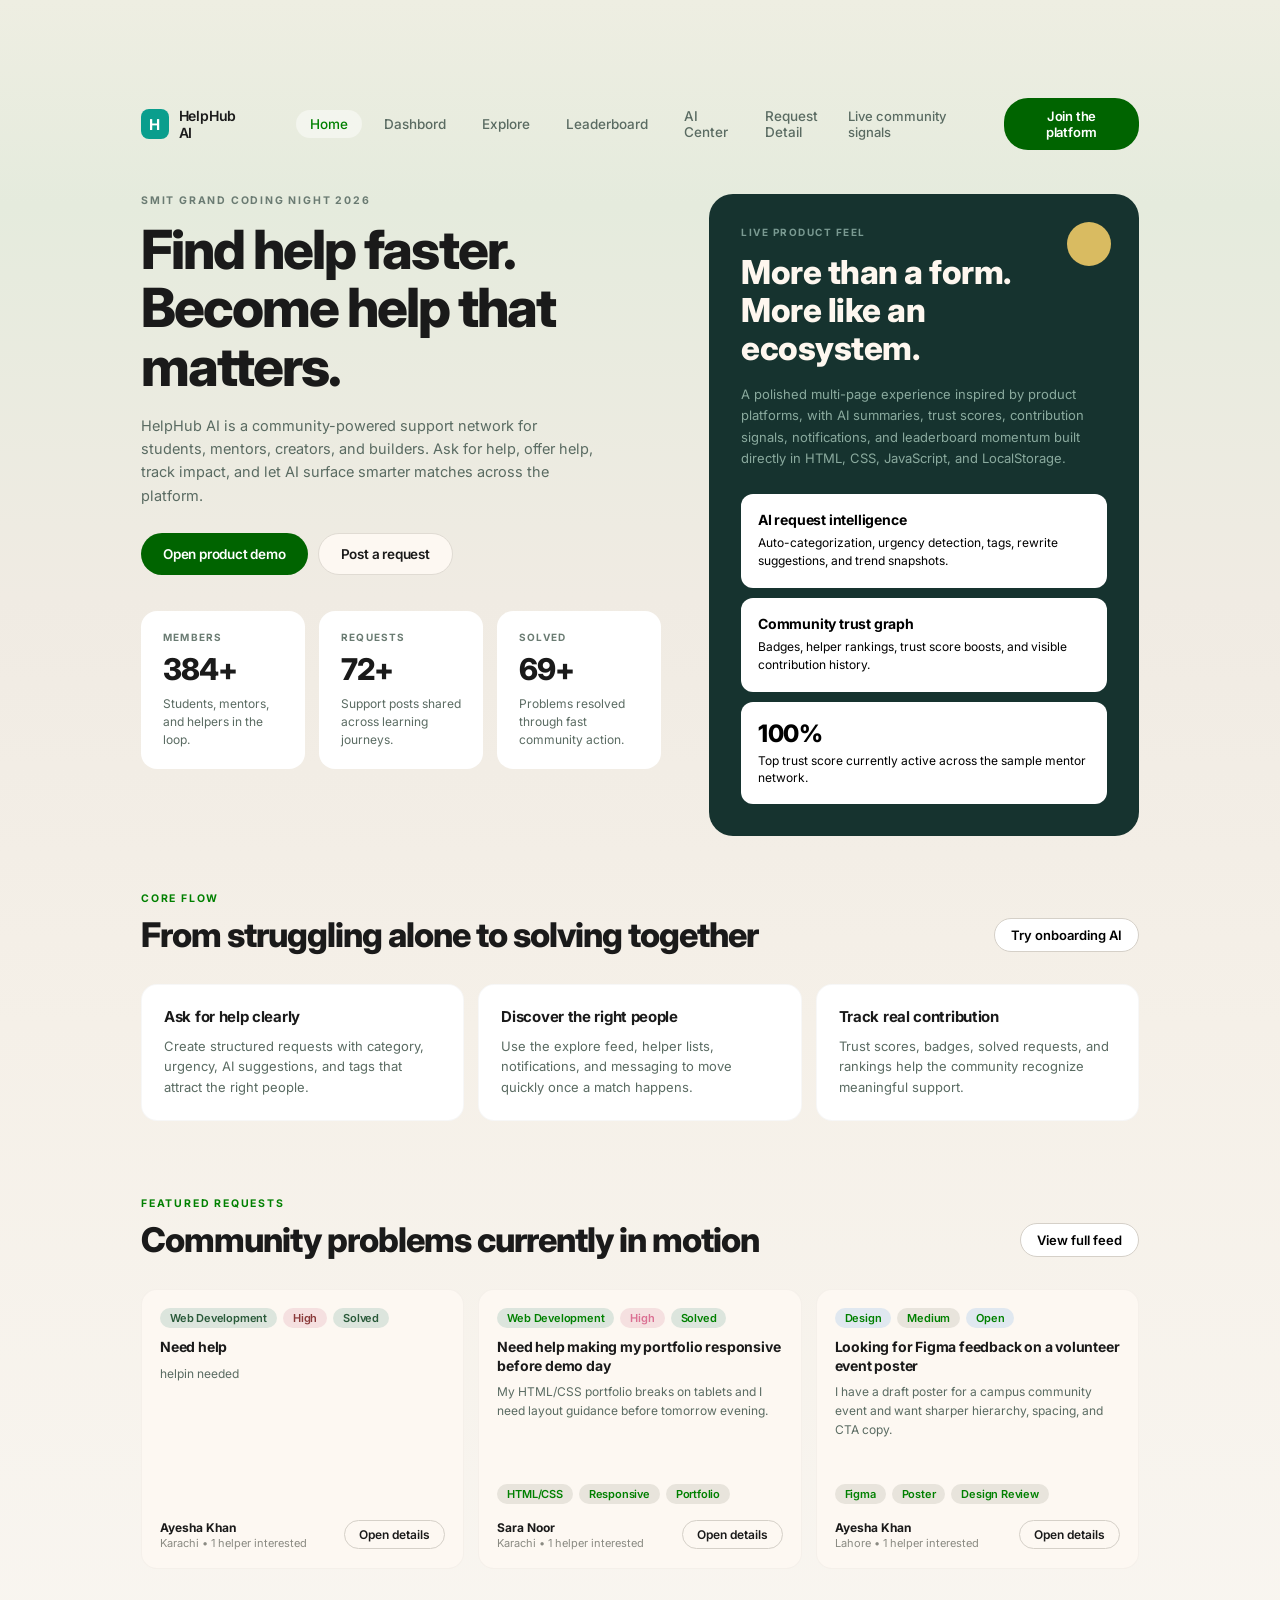
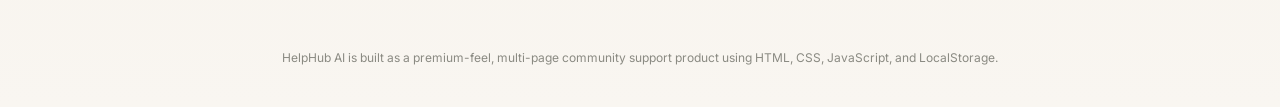
<file: home2.html>
<!DOCTYPE html>
<html lang="en">

<head>
    <meta charset="UTF-8">
    <meta name="viewport" content="width=device-width, initial-scale=1.0">
    <title>HelpHub AI</title>
    <link rel="preconnect" href="https://fonts.googleapis.com">
    <link rel="preconnect" href="https://fonts.gstatic.com" crossorigin>
    <link href="https://fonts.googleapis.com/css2?family=Inter:wght@400;500;600;700;800;900&display=swap"
        rel="stylesheet">
<link rel="stylesheet" href="style.css">
<style>
        * {
            margin: 0;
            padding: 0;
            box-sizing: border-box;
        }

        body {
            font-family: 'Inter', -apple-system, BlinkMacSystemFont, 'Segoe UI', sans-serif;
            background: #eeeee2;
            background: linear-gradient(180deg, #eeeee2 0%, #e5ebdd 12%, #f0ebe3 35%, #f5f0e8 60%, #f9f6f1 100%);
            color: #1a1a1a;
            width: 1094px;
            margin: 0 auto;
            position: relative;
            min-height: 1600px;
        }

        /* Header */
        .header {
            display: flex;
            align-items: center;
            justify-content: space-between;
            padding: 18px 48px;
            height: 68px;
        }

        .header-left {
            display: flex;
            align-items: center;
            gap: 48px;
        }

        .logo {
            display: flex;
            align-items: center;
            gap: 10px;
        }

        .logo-icon {
            width: 30px;
            height: 30px;
            background: #0a9e8d;
            border-radius: 8px;
            display: flex;
            align-items: center;
            justify-content: center;
            color: white;
            font-weight: 700;
            font-size: 15px;
        }

        .logo-text {
            font-size: 14px;
            font-weight: 600;
            color: #1a1a1a;
            letter-spacing: -0.2px;
        }

        .nav {
            display: flex;
            align-items: center;
            gap: 8px;
        }

        .nav a {
            text-decoration: none;
            color: #5a6b62;
            font-size: 13.5px;
            font-weight: 500;
            padding: 6px 14px;
            border-radius: 20px;
            transition: all 0.2s;
        }

        .nav a:hover {
            color: #1a1a1a;
            background: rgba(255,255,255,0.3);
        }

        .nav a.active {
            background: rgba(255,255,255,0.45);
            color: #1a1a1a;
        }

        .header-right {
            display: flex;
            align-items: center;
            gap: 24px;
        }

        .live-signals {
            font-size: 13px;
            color: #5a6b62;
            font-weight: 500;
        }

        .btn-join {
            background: #0a9e8d;
            color: white;
            border: none;
            padding: 10px 20px;
            border-radius: 24px;
            font-size: 13px;
            font-weight: 600;
            cursor: pointer;
            letter-spacing: -0.2px;
        }

        /* Hero */
        .hero {
            display: flex;
            padding: 36px 48px 0;
            gap: 48px;
        }

        .hero-main {
            flex: 1;
            max-width: 540px;
        }

        .hero-label {
            font-size: 10.5px;
            font-weight: 700;
            letter-spacing: 1.8px;
            text-transform: uppercase;
            color: #6a7b72;
            margin-bottom: 14px;
        }

        .hero h1 {
            font-size: 54px;
            font-weight: 800;
            line-height: 1.08;
            color: #1a1a1a;
            margin-bottom: 18px;
            letter-spacing: -2px;
        }

        .hero-desc {
            font-size: 14.5px;
            line-height: 1.6;
            color: #5a6b62;
            margin-bottom: 26px;
            max-width: 460px;
        }

        .hero-buttons {
            display: flex;
            gap: 10px;
            margin-bottom: 36px;
        }

        .btn-demo {
            background: #5a8a87;
            color: white;
            border: none;
            padding: 12px 22px;
            border-radius: 24px;
            font-size: 13.5px;
            font-weight: 600;
            cursor: pointer;
            letter-spacing: -0.2px;
        }

        .btn-post {
            background: #fdf8f2;
            color: #1a1a1a;
            border: 1px solid #e0dbd3;
            padding: 12px 22px;
            border-radius: 24px;
            font-size: 13.5px;
            font-weight: 600;
            cursor: pointer;
            letter-spacing: -0.2px;
        }

        /* Stats */
        .stats-row {
            display: flex;
            gap: 14px;
        }

        .stat-box {
            background: #efebdf;
            border-radius: 16px;
            padding: 20px 22px;
            flex: 1;
            min-width: 130px;
        }

        .stat-label {
            font-size: 10px;
            font-weight: 700;
            letter-spacing: 1.2px;
            text-transform: uppercase;
            color: #6a7b72;
            margin-bottom: 8px;
        }

        .stat-num {
            font-size: 30px;
            font-weight: 800;
            color: #1a1a1a;
            margin-bottom: 8px;
            letter-spacing: -1px;
        }

        .stat-desc {
            font-size: 12px;
            line-height: 1.5;
            color: #5a6b62;
        }

        /* Feature Card (Dark) */
        .dark-card {
            width: 430px;
            background: #16332f;
            border-radius: 24px;
            padding: 32px;
            color: white;
            position: relative;
            overflow: hidden;
            flex-shrink: 0;
        }

        .dark-label {
            font-size: 10px;
            font-weight: 700;
            letter-spacing: 1.5px;
            text-transform: uppercase;
            color: #7a9a92;
            margin-bottom: 16px;
        }

        .dark-card h2 {
            font-size: 33px;
            font-weight: 800;
            line-height: 1.15;
            margin-bottom: 16px;
            color: #fef7ef;
            letter-spacing: -0.5px;
        }

        .dark-card > p {
            font-size: 13px;
            line-height: 1.65;
            color: #8aaa9e;
            margin-bottom: 24px;
        }

        .yellow-dot {
            position: absolute;
            top: 28px;
            right: 28px;
            width: 44px;
            height: 44px;
            background: #d9bb61;
            border-radius: 50%;
        }

        .dark-inner {
            background: #1c2c29;
            border-radius: 12px;
            padding: 16px;
            margin-bottom: 10px;
            border: 1px solid rgba(255,255,255,0.04);
        }

        .dark-inner h4 {
            font-size: 14px;
            font-weight: 700;
            color: #fef7ef;
            margin-bottom: 6px;
            letter-spacing: -0.2px;
        }

        .dark-inner p {
            font-size: 12px;
            line-height: 1.55;
            color: #7a9a92;
        }

        .dark-stat {
            background: #1c2c29;
            border-radius: 12px;
            padding: 16px;
            border: 1px solid rgba(255,255,255,0.04);
        }

        .dark-stat-num {
            font-size: 24px;
            font-weight: 800;
            color: #fef7ef;
            margin-bottom: 4px;
            letter-spacing: -0.5px;
        }

        .dark-stat-desc {
            font-size: 12px;
            color: #7a9a92;
            line-height: 1.45;
        }

        /* Core Flow */
        .core-flow {
            padding: 56px 48px 40px;
        }

        .section-top {
            display: flex;
            justify-content: space-between;
            align-items: flex-end;
            margin-bottom: 28px;
        }

        .sec-label {
            font-size: 10.5px;
            font-weight: 700;
            letter-spacing: 1.8px;
            text-transform: uppercase;
            color: #6a7b72;
            margin-bottom: 10px;
        }

        .sec-title {
            font-size: 34px;
            font-weight: 800;
            color: #1a1a1a;
            letter-spacing: -1px;
            line-height: 1.2;
        }

        .btn-try {
            background: transparent;
            color: #1a1a1a;
            border: 1px solid #d5d0c8;
            padding: 8px 16px;
            border-radius: 20px;
            font-size: 13px;
            font-weight: 600;
            cursor: pointer;
            margin-bottom: 4px;
        }

        .flow-grid {
            display: flex;
            gap: 14px;
        }

        .flow-item {
            flex: 1;
            background: #f0ece3;
            border-radius: 16px;
            padding: 22px;
            border: 1px solid rgba(0,0,0,0.03);
        }

        .flow-item h3 {
            font-size: 15px;
            font-weight: 700;
            color: #1a1a1a;
            margin-bottom: 10px;
            letter-spacing: -0.3px;
        }

        .flow-item p {
            font-size: 13px;
            line-height: 1.6;
            color: #5a6b62;
        }

        /* Featured */
        .featured {
            padding: 36px 48px 60px;
        }

        .request-grid {
            display: flex;
            gap: 14px;
            margin-top: 20px;
        }

        .req-card {
            flex: 1;
            background: #fdf8f2;
            border-radius: 16px;
            padding: 18px;
            border: 1px solid rgba(0,0,0,0.03);
            display: flex;
            flex-direction: column;
            min-height: 280px;
        }

        .req-tags {
            display: flex;
            gap: 6px;
            margin-bottom: 10px;
            flex-wrap: wrap;
        }

        .req-tag {
            padding: 3px 10px;
            border-radius: 10px;
            font-size: 11px;
            font-weight: 600;
            letter-spacing: -0.2px;
        }

        .tag-cat {
            background: #dce5dd;
            color: #2a5a3a;
        }

        .tag-urg {
            background: #f5e0e0;
            color: #8a3a3a;
        }

        .tag-stat {
            background: #e0e8f0;
            color: #3a5a8a;
        }

        .tag-skill {
            background: #e8e4dc;
            color: #5a5a5a;
        }

        .req-card h4 {
            font-size: 14px;
            font-weight: 700;
            color: #1a1a1a;
            margin-bottom: 8px;
            line-height: 1.35;
            letter-spacing: -0.2px;
        }

        .req-desc {
            font-size: 12px;
            line-height: 1.55;
            color: #5a6b62;
            margin-bottom: 12px;
            flex: 1;
        }

        .req-skills {
            display: flex;
            gap: 6px;
            margin-bottom: 16px;
            flex-wrap: wrap;
        }

        .req-foot {
            display: flex;
            justify-content: space-between;
            align-items: center;
            margin-top: auto;
        }

        .req-user {
            display: flex;
            flex-direction: column;
            gap: 1px;
        }

        .req-user-name {
            font-size: 12px;
            font-weight: 700;
            color: #1a1a1a;
        }

        .req-user-meta {
            font-size: 11px;
            color: #8a8a82;
        }

        .btn-details {
            background: transparent;
            color: #1a1a1a;
            border: 1px solid #d5d0c8;
            padding: 6px 14px;
            border-radius: 16px;
            font-size: 12px;
            font-weight: 600;
            cursor: pointer;
        }

        /* Footer */
        .footer {
            padding: 20px 48px 40px;
            text-align: center;
        }

        .footer p {
            font-size: 12px;
            color: #8a8a82;
            line-height: 1.5;
        }
        /*  */
        /* =========================
   RESPONSIVE DESIGN
========================= */

/* Tablet */
@media (max-width: 1024px) {

    body {
        width: 100%;
        padding: 0 20px;
    }

    .hero {
        flex-direction: column;
        padding: 30px 20px 0;
        gap: 30px;
    }

    .dark-card {
        width: 100%;
    }

    .flow-grid,
    .request-grid {
        flex-wrap: wrap;
    }

    .flow-item,
    .req-card {
        flex: 1 1 45%;
    }
}


/* Mobile */
@media (max-width: 768px) {

    body {
        width: 100%;
        min-height: auto;
        padding: 0 12px;
    }

    /* HEADER */
    .header {
        flex-direction: column;
        height: auto;
        gap: 10px;
        padding: 14px 16px;
        align-items: flex-start;
    }

    .header-left {
        flex-direction: column;
        align-items: flex-start;
        gap: 12px;
    }

    .nav {
        flex-wrap: wrap;
        gap: 6px;
    }

    .header-right {
        width: 100%;
        justify-content: space-between;
    }

    /* HERO */
    .hero {
        flex-direction: column;
        padding: 20px 16px 0;
        gap: 20px;
    }

    .hero h1 {
        font-size: 30px;
    }

    .hero-desc {
        font-size: 13px;
    }

    .hero-buttons {
        flex-direction: column;
        width: 100%;
    }

    .btn-demo,
    .btn-post {
        width: 100%;
        text-align: center;
    }

    /* STATS */
    .stats-row {
        flex-direction: column;
    }

    .stat-box {
        width: 100%;
    }

    /* DARK CARD */
    .dark-card {
        width: 100%;
        padding: 22px;
    }

    .dark-card h2 {
        font-size: 24px;
    }

    /* CORE FLOW */
    .core-flow {
        padding: 30px 16px;
    }

    .section-top {
        flex-direction: column;
        align-items: flex-start;
        gap: 10px;
    }

    .sec-title {
        font-size: 24px;
    }

    .flow-grid {
        flex-direction: column;
    }

    /* FEATURED */
    .featured {
        padding: 20px 16px;
    }

    .request-grid {
        flex-direction: column;
    }

    .req-card {
        width: 100%;
        min-height: auto;
    }

    /* FOOTER */
    .footer {
        padding: 20px 16px;
    }
}
    </style>
    <base target="_blank">
</head>

<body>
    <header class="header">
        <div class="header-left">
            <div class="logo">
                <div class="logo-icon">H</div>
                <span class="logo-text">HelpHub AI</span>
            </div>
            <nav class="nav">
                <a href="#" class="active" style="color: green;">Home</a>
                <a href="./Dashbord.html">Dashbord </a>
                <a href="/index2.html/Explore.html">Explore</a>
                <a href="./Leaderboard.html">Leaderboard</a>
                <a href="./index2.html/AI Center.html">AI Center</a>
                <a href="/index2.html/Request Detail.html">Request Detail </a>
            </nav>
        </div>
        <div class="header-right">
            <span class="live-signals" >Live community signals</span>
            <button class="btn-join" style="background-color: darkgreen; color: white;"> <a style="color: white; text-decoration: none;" href="./login.html">Join the platform</a></button>
        </div>
    </header>

    <section class="hero">
        <div class="hero-main">
            <div class="hero-label">SMIT GRAND CODING NIGHT 2026</div>
            <h1>Find help faster.<br>Become help that<br>matters.</h1>
            <p class="hero-desc">HelpHub AI is a community-powered support network for students, mentors, creators, and
                builders. Ask for help, offer help, track impact, and let AI surface smarter matches across the
                platform.</p>
            <div class="hero-buttons">
                <button class="btn-demo" style="background-color: darkgreen; color: white;">Open product demo</button>
                <button class="btn-post">Post a request</button>
            </div>

            <div class="stats-row" >
                <div class="stat-box" style="background-color: white; color: black;">
                    <div class="stat-label">Members</div>
                    <div class="stat-num">384+</div>
                    <div class="stat-desc">Students, mentors, and helpers in the loop.</div>
                </div>
                <div class="stat-box" style="background-color: white; color: black;">
                    <div class="stat-label">Requests</div>
                    <div class="stat-num">72+</div>
                    <div class="stat-desc">Support posts shared across learning journeys.</div>
                </div>
                <div class="stat-box" style="background-color: white; color: black;">
                    <div class="stat-label">Solved</div>
                    <div class="stat-num">69+</div>
                    <div class="stat-desc">Problems resolved through fast community action.</div>
                </div>
            </div>
        </div>

        <div class="dark-card">
            <div class="yellow-dot"></div>
            <div class="dark-label">LIVE PRODUCT FEEL</div>
            <h2>More than a form.<br>More like an<br>ecosystem.</h2>
            <p>A polished multi-page experience inspired by product platforms, with AI summaries, trust scores,
                contribution signals, notifications, and leaderboard momentum built directly in HTML, CSS, JavaScript,
                and LocalStorage.</p>

            <div class="dark-inner" style="background-color: white; color: black;">
                <h4 style="color: black;">AI request intelligence</h4>
                <p style="color: black;">Auto-categorization, urgency detection, tags, rewrite suggestions, and trend snapshots.</p>
            </div>
            <div class="dark-inner" style="background-color: white;">
                <h4 style="color: black;">Community trust graph</h4>
                <p style="color: black;">Badges, helper rankings, trust score boosts, and visible contribution history.</p>
            </div>
            <div class="dark-stat" style="background-color: white;">
                <div  style="color: black;" class="dark-stat-num">100%</div>
                <div style="color: black;"  class="dark-stat-desc">Top trust score currently active across the sample mentor network.</div>
            </div>
        </div>
    </section>

    <section class="core-flow">
        <div class="section-top">
            <div>
                <div class="sec-label" style="color: green;">CORE FLOW</div>
                <h2 class="sec-title">From struggling alone to solving together</h2>
            </div>
            <button class="btn-try" style="background-color: white; color: black;">Try onboarding AI</button>
        </div>

        <div class="flow-grid">
            <div class="flow-item" style="background-color: white;color: black;">
                <h3>Ask for help clearly</h3>
                <p>Create structured requests with category, urgency, AI suggestions, and tags that attract the right
                    people.</p>
            </div>
            <div class="flow-item" style="background-color: white; color: black;">
                <h3>Discover the right people</h3>
                <p>Use the explore feed, helper lists, notifications, and messaging to move quickly once a match
                    happens.</p>
            </div>
            <div class="flow-item" style="background-color: white; color: black;">
                <h3>Track real contribution</h3>
                <p>Trust scores, badges, solved requests, and rankings help the community recognize meaningful support.
                </p>
            </div>
        </div>
    </section>

    <section class="featured">
        <div class="section-top">
            <div>
                <div class="sec-label" style="color: green;">FEATURED REQUESTS</div>
                <h2 class="sec-title">Community problems currently in motion</h2>
            </div>
            <button class="btn-try" style="background-color: white; color: black;">View full feed</button>
        </div>

        <div class="request-grid">
            <div class="req-card">
                <div class="req-tags">
                    <span class="req-tag tag-cat">Web Development</span>
                    <span class="req-tag tag-urg">High</span>
                    <span class="req-tag tag-cat">Solved</span>
                </div>
                <h4>Need help</h4>
                <p class="req-desc">helpin needed</p>
                <div class="req-foot">
                    <div class="req-user">
                        <span class="req-user-name">Ayesha Khan</span>
                        <span class="req-user-meta">Karachi • 1 helper interested</span>
                    </div>
                    <button class="btn-details">Open details</button>
                </div>
            </div>

            <div class="req-card">
                <div class="req-tags">
                    <span class="req-tag tag-cat" style="color: green;">Web Development</span>
                    <span class="req-tag tag-urg" style="color: palevioletred;">High</span>
                    <span class="req-tag tag-cat" style="color: green;">Solved</span>
                </div>
                <h4>Need help making my portfolio responsive before demo day</h4>
                <p class="req-desc">My HTML/CSS portfolio breaks on tablets and I need layout guidance before tomorrow
                    evening.</p>
                <div class="req-skills">
                    <span class="req-tag tag-skill" style="color: green;">HTML/CSS</span>
                    <span class="req-tag tag-skill" style="color: green;">Responsive</span>
                    <span class="req-tag tag-skill" style="color: green;">Portfolio</span>
                </div>
                <div class="req-foot">
                    <div class="req-user">
                        <span class="req-user-name">Sara Noor</span>
                        <span class="req-user-meta">Karachi • 1 helper interested</span>
                    </div>
                    <button class="btn-details">Open details</button>
                </div>
            </div>

            <div class="req-card">
                <div class="req-tags">
                    <span class="req-tag tag-stat" style="color: green;">Design</span>
                    <span class="req-tag tag-skill" style="color: green;">Medium</span>
                    <span class="req-tag tag-stat" style="color: green;">Open</span>
                </div>
                <h4>Looking for Figma feedback on a volunteer event poster</h4>
                <p class="req-desc">I have a draft poster for a campus community event and want sharper hierarchy,
                    spacing, and CTA copy.</p>
                <div class="req-skills">
                    <span class="req-tag tag-skill" style="color: green;">Figma</span>
                    <span class="req-tag tag-skill" style="color: green;">Poster</span>
                    <span class="req-tag tag-skill" style="color: green;">Design Review</span>
                </div>
                <div class="req-foot">
                    <div class="req-user">
                        <span class="req-user-name">Ayesha Khan</span>
                        <span class="req-user-meta">Lahore • 1 helper interested</span>
                    </div>
                    <button class="btn-details">Open details</button>
                </div>
            </div>
        </div>
    </section>

    <footer class="footer">
        <p>HelpHub AI is built as a premium-feel, multi-page community support product using HTML, CSS, JavaScript, and
            LocalStorage.</p>
    </footer>
</body>
</file>
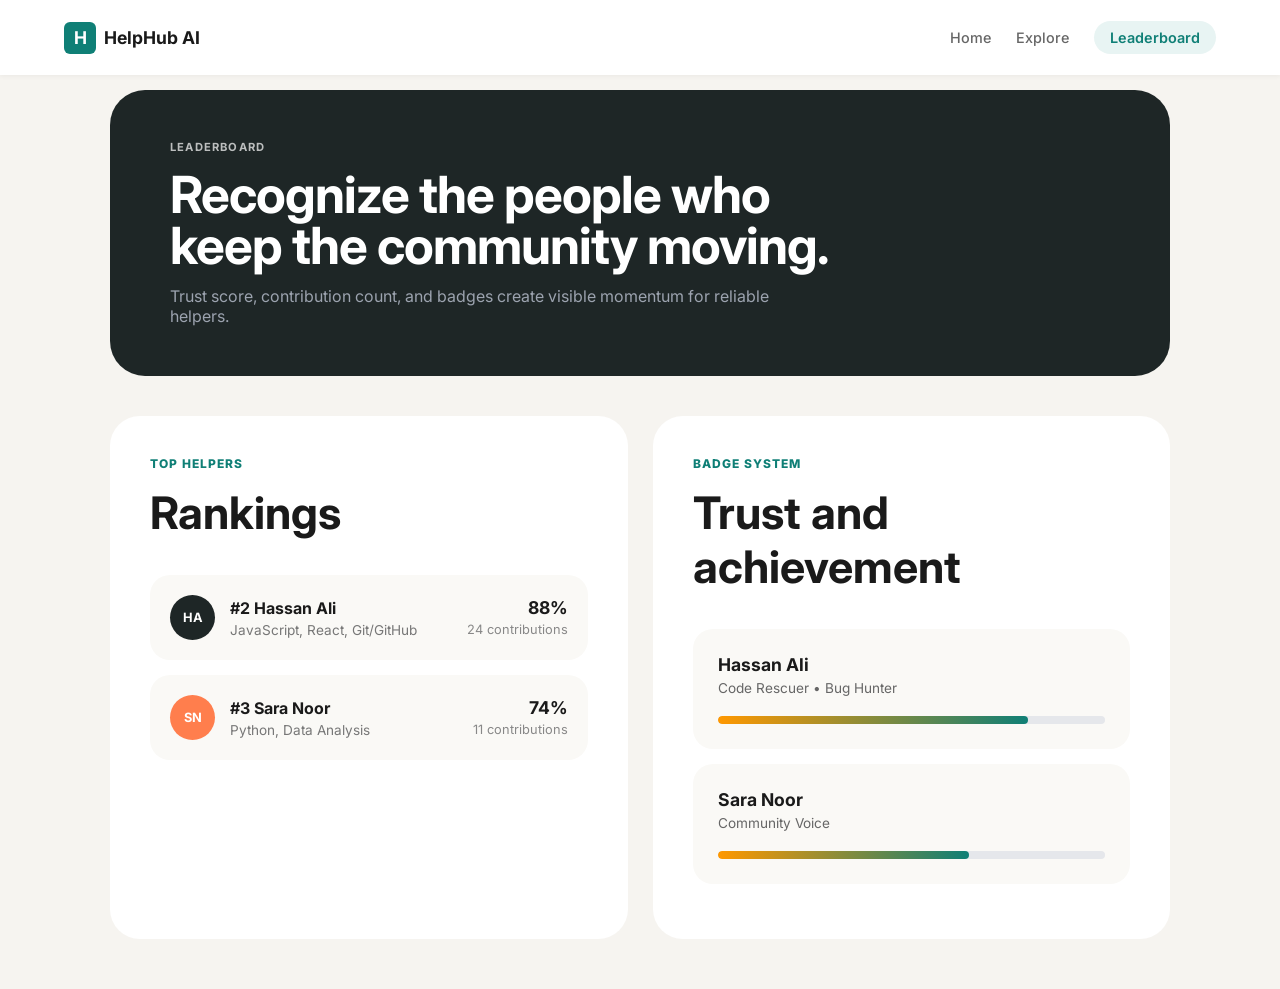
<file: Leaderboard.html>
<!DOCTYPE html>
<html lang="en">
<head>
    <meta charset="UTF-8">
    <meta name="viewport" content="width=device-width, initial-scale=1.0">
    <title>Helphub AI - Leaderboard</title>
    <link rel="stylesheet" href="style.css">
    <link href="https://fonts.googleapis.com/css2?family=Inter:wght@400;500;600;700&display=swap" rel="stylesheet">
</head>
<body>
    
    <!--  -->
    <header class="navbar">
        <div class="nav-container">
            <div class="logo">
                <span class="logo-icon">H</span>
                <span class="logo-text">HelpHub AI</span>
            </div>
            <nav class="nav-links">
                <a href="./index.html">Home</a>
                <a href="./index2.html/Explore.html">Explore</a>
                <a href="#" class="active-link">Leaderboard</a>
            </nav>
        </div>
    </header>

    <main class="main-wrapper">
        
        <section class="banner-card">
            <p class="tagline">LEADERBOARD</p>
            <h1>Recognize the people who keep the community moving.</h1>
            <p class="banner-sub">Trust score, contribution count, and badges create visible momentum for reliable helpers.</p>
        </section>

        <div class="content-grid">
            
            <section class="card border-card">
                <p class="tagline-small teal-text">TOP HELPERS</p>
                <h2 class="section-title">Rankings</h2>
                
                <div class="ranking-list">
                    <div class="rank-item">
                        <div class="user-info">
                            <div class="avatar dark-avatar">HA</div>
                            <div class="user-details">
                                <h3>#2 Hassan Ali</h3>
                                <p>JavaScript, React, Git/GitHub</p>
                            </div>
                        </div>
                        <div class="user-stats">
                            <span class="percentage">88%</span>
                            <span class="sub-stat">24 contributions</span>
                        </div>
                    </div>

                    <div class="rank-item">
                        <div class="user-info">
                            <div class="avatar orange-avatar">SN</div>
                            <div class="user-details">
                                <h3>#3 Sara Noor</h3>
                                <p>Python, Data Analysis</p>
                            </div>
                        </div>
                        <div class="user-stats">
                            <span class="percentage">74%</span>
                            <span class="sub-stat">11 contributions</span>
                        </div>
                    </div>
                </div>
            </section>

            <section class="card border-card">
                <p class="tagline-small teal-text">BADGE SYSTEM</p>
                <h2 class="section-title">Trust and achievement</h2>
                
                <div class="badge-list">
                    <div class="trust-card">
                        <div class="trust-header">
                            <h3>Hassan Ali</h3>
                            <p>Code Rescuer • Bug Hunter</p>
                        </div>
                        <div class="progress-container">
                            <div class="progress-bar" style="width: 80%;"></div>
                        </div>
                    </div>

                    <div class="trust-card">
                        <div class="trust-header">
                            <h3>Sara Noor</h3>
                            <p>Community Voice</p>
                        </div>
                        <div class="progress-container">
                            <div class="progress-bar" style="width: 65%;"></div>
                        </div>
                    </div>
                </div>
            </section>

        </div>
    </main>

</body>
</html>
</file>
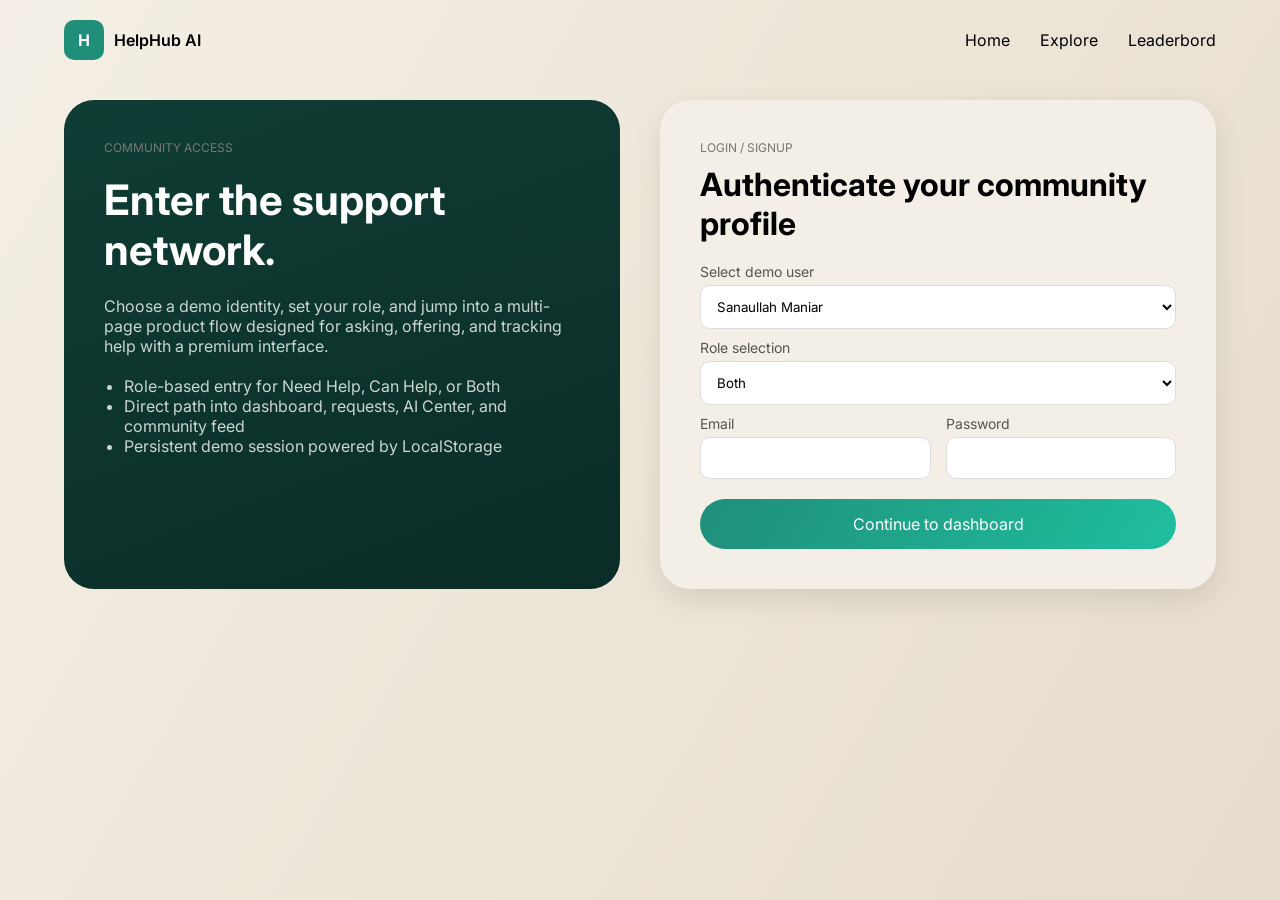
<file: login.html>
<!DOCTYPE html>
<html lang="en">
<head>
  <meta charset="UTF-8" />
  <meta name="viewport" content="width=device-width, initial-scale=1.0" />
  <title>HelpHub UI</title>
  <link href="https://fonts.googleapis.com/css2?family=Inter:wght@300;400;600;700&display=swap" rel="stylesheet">
  <style>
    *{margin:0;padding:0;box-sizing:border-box;font-family:'Inter',sans-serif}

    body{
      height:100vh;
      background:linear-gradient(120deg,#f4efe6,#e6dccb);
      display:flex;
      flex-direction:column;
      align-items:center;
    }

    /* NAVBAR */
    .nav{
      width:90%;
      display:flex;
      justify-content:space-between;
      align-items:center;
      padding:20px 0;
    }

    .logo{
      display:flex;
      align-items:center;
      gap:10px;
      font-weight:600;
    }

    .logo-box{
      width:40px;
      height:40px;
      border-radius:10px;
      background:#1f8f7a;
      color:#fff;
      display:flex;
      align-items:center;
      justify-content:center;
      font-weight:bold;
    }

    .nav-links{
      display:flex;
      gap:30px;
      color:#555;
    }

    /* MAIN */
    .container{
      width:90%;
      display:flex;
      gap:40px;
      margin-top:20px;
    }

    .left{
      flex:1;
      background:linear-gradient(160deg,#0f3d34,#0a2c26);
      color:#fff;
      padding:40px;
      border-radius:30px;
    }

    .left h1{
      font-size:42px;
      margin:20px 0;
      line-height:1.2;
    }

    .left p{
      color:#cbd5d1;
      margin-bottom:20px;
    }

    .left ul{
      margin-top:20px;
      padding-left:20px;
      color:#cbd5d1;
    }

    .right{
      flex:1;
      background:#f3eee6;
      padding:40px;
      border-radius:30px;
      box-shadow:0 10px 30px rgba(0,0,0,0.1);
    }

    .right h2{
      font-size:32px;
      margin:10px 0 20px;
    }

    label{
      font-size:14px;
      margin-top:10px;
      display:block;
      color:#555;
    }

    select, input{
      width:100%;
      padding:12px;
      margin-top:5px;
      border-radius:10px;
      border:1px solid #ddd;
      outline:none;
      background:#fff;
    }

    .row{
      display:flex;
      gap:15px;
    }

    .btn{
      width:100%;
      padding:15px;
      margin-top:20px;
      border:none;
      border-radius:30px;
      background:linear-gradient(120deg,#1f8f7a,#1fbf9f);
      color:#fff;
      font-size:16px;
      cursor:pointer;
    }

    .small{
      font-size:12px;
      color:#777;
    }

    @media(max-width:900px){
      .container{flex-direction:column}
    }
  </style>
</head>
<body>

  <div class="nav">
    <div class="logo">
      <div class="logo-box">H</div>
      HelpHub AI
    </div>
    <div class="nav-links">
      <span><a style="color: black; text-decoration: none;" href="./index.html">Home</a></span>
      <span><a style="color: black; text-decoration: none;" href="./index2.html/Explore.html">Explore</a></span>
      <!-- <span><a href="./index2.html/AI Center.html">AI center</a></span> -->
      <span><a style="color: black; text-decoration: none;" href="./Leaderboard.html">Leaderbord</a></span>
    </div>
  </div>

  <div class="container">

    <!-- LEFT -->
    <div class="left">
      <div class="small">COMMUNITY ACCESS</div>
      <h1>Enter the support network.</h1>
      <p>Choose a demo identity, set your role, and jump into a multi-page product flow designed for asking, offering, and tracking help with a premium interface.</p>

      <ul>
        <li>Role-based entry for Need Help, Can Help, or Both</li>
        <li>Direct path into dashboard, requests, AI Center, and community feed</li>
        <li>Persistent demo session powered by LocalStorage</li>
      </ul>
    </div>

    <!-- RIGHT -->
    <div class="right">
      <div class="small">LOGIN / SIGNUP</div>
      <h2>Authenticate your community profile</h2>

      <label>Select demo user</label>
      <select>
        <option>Sanaullah Maniar </option>
        <option>Anas faisal </option>
        <option>Abdul Basit Maniar </option>
        <option>Ayesha Khan</option>
      </select>

      <label>Role selection</label>
      <select>
        <option> Both</option>
        <option>web n application</option>
        <option>AI</option>
        <option>others</option>
      </select>

      <div class="row">
        <div style="flex:1">
          <label>Email</label>
          <input type="email" value="">
        </div>
        <div style="flex:1">
          <label>Password</label>
          <input type="password" value="">
        </div>
      </div>

      <button class="btn"><a style="color: white; text-decoration: none;" href="./Dashbord.html">Continue to dashboard</a></button>
    </div>

  </div>

</body>
</html>
</file>
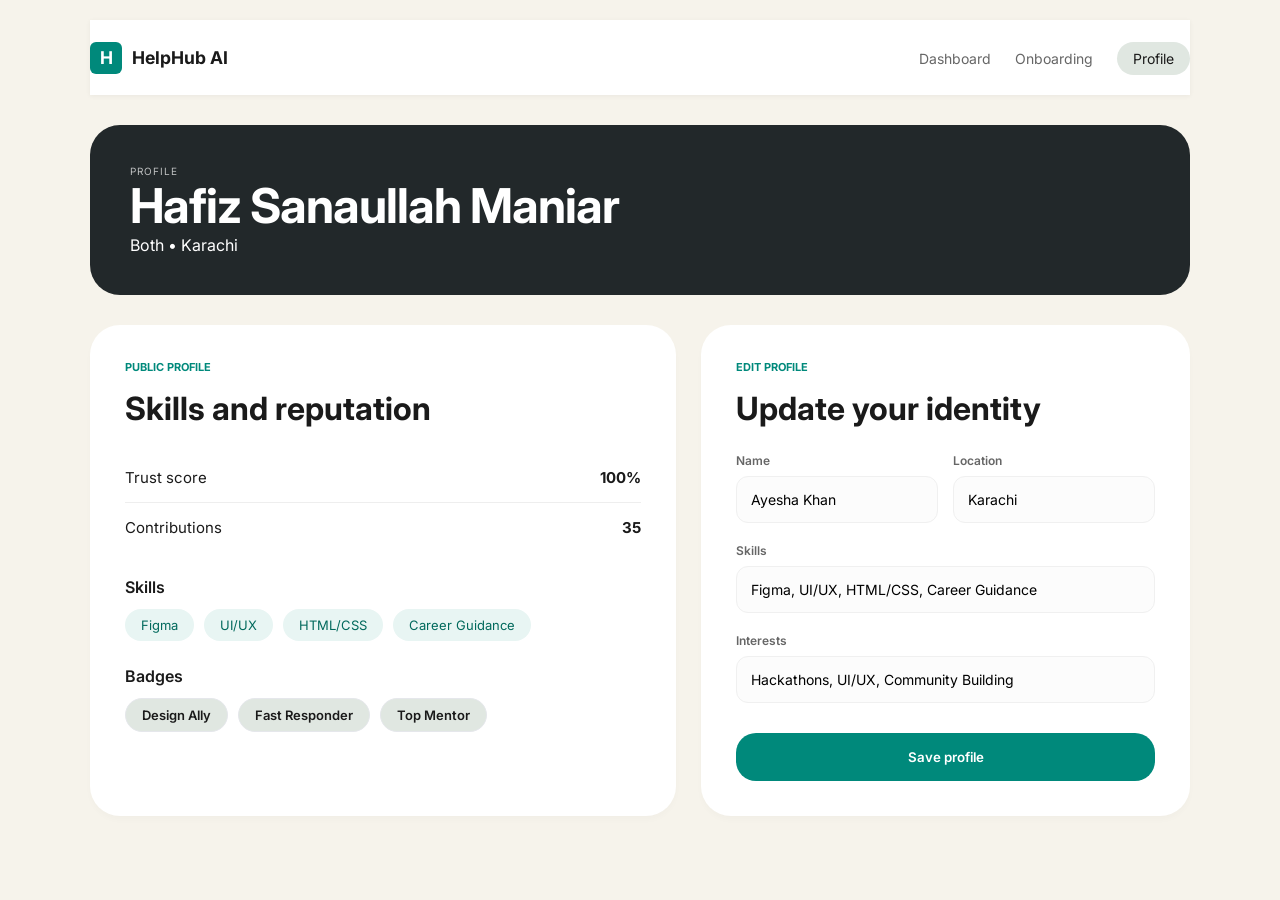
<file: Profile.html>
<!DOCTYPE html>
<html lang="en">
<head>
    <meta charset="UTF-8">
    <meta name="viewport" content="width=device-width, initial-scale=1.0">
    <title>HelpHub AI - Profile</title>
    <link rel="stylesheet" href="style.css">
    <link href="https://fonts.googleapis.com/css2?family=Inter:wght@400;500;600;700&display=swap" rel="stylesheet">
    <style>
        * {
    margin: 0;
    padding: 0;
    box-sizing: border-box;
    font-family: 'Inter', sans-serif;
}

body {
    background-color: #f6f3eb; /* Creamy background */
    color: #1a1a1a;
    padding: 20px;
}

/* Navbar */
.navbar {
    display: flex;
    justify-content: space-between;
    align-items: center;
    max-width: 1100px;
    margin: 0 auto 30px;
    padding: 10px 0;
    position: relative;
    top: 0;
}

.logo {
    display: flex;
    align-items: center;
    font-weight: 700;
    gap: 10px;
}

.logo-icon {
    background: #00897b;
    color: white;
    width: 32px;
    height: 32px;
    display: flex;
    align-items: center;
    justify-content: center;
    border-radius: 6px;
}

nav a {
    text-decoration: none;
    color: #666;
    margin-left: 20px;
    font-size: 14px;
}

nav a.active {
    background: #e0e7e1;
    padding: 8px 16px;
    border-radius: 20px;
    color: #1a1a1a;
}

/* Main Layout */
.container {
    max-width: 1100px;
    margin: 0 auto;
}

/* Top Banner */
.banner-card {
    background: #22282a;
    color: white;
    padding: 40px;
    border-radius: 30px;
    margin-bottom: 30px;
}

.banner-card h1 {
    font-size: 48px;
    margin: 5px 0;
}

.label {
    font-size: 10px;
    letter-spacing: 1px;
    opacity: 0.7;
}

/* Grid System */
.profile-grid {
    display: grid;
    grid-template-columns: 1.2fr 1fr;
    gap: 25px;
}

.card {
    background: white;
    padding: 35px;
    border-radius: 30px;
    box-shadow: 0 4px 6px rgba(0,0,0,0.02);
}

.label-green {
    color: #00897b;
    font-size: 11px;
    font-weight: 700;
    text-transform: uppercase;
    margin-bottom: 15px;
}

h2 {
    font-size: 32px;
    margin-bottom: 25px;
}

/* Public Profile Details */
.stats-row {
    display: flex;
    justify-content: space-between;
    padding: 15px 0;
    font-size: 15px;
}

hr {
    border: 0;
    border-top: 1px solid #eee;
}

.tags-section {
    margin-top: 25px;
}

.tag-label {
    font-weight: 600;
    margin-bottom: 12px;
}

.tags {
    display: flex;
    flex-wrap: wrap;
    gap: 10px;
}

.tag-pill {
    padding: 8px 16px;
    border-radius: 20px;
    font-size: 13px;
}

.skill { background: #e8f5f3; color: #00695c; }
.badge { background: #e0e7e1; color: #1a1a1a; }

/* Form Elements */
.form-row {
    display: flex;
    gap: 15px;
}

.input-group {
    margin-bottom: 20px;
    flex: 1;
}

.input-group label {
    display: block;
    font-size: 12px;
    color: #666;
    margin-bottom: 8px;
}

input {
    width: 100%;
    padding: 14px;
    border: 1px solid #f0f0f0;
    background: #fcfcfc;
    border-radius: 12px;
    font-size: 14px;
}

.save-btn {
    width: 100%;
    background: #00897b;
    color: white;
    border: none;
    padding: 16px;
    border-radius: 20px;
    font-weight: 600;
    cursor: pointer;
    margin-top: 10px;
    transition: background 0.3s;
}

.save-btn:hover {
    background: #00695c;
}

 /* =========================
   TABLET (max 1024px)
========================= */
@media (max-width: 1024px) {

    .profile-grid {
        grid-template-columns: 1fr;
    }

    .banner-card h1 {
        font-size: 38px;
    }
}


/* =========================
   MOBILE (max 768px)
========================= */
@media (max-width: 768px) {

    body {
        padding: 12px;
    }

    /* Navbar */
    .navbar {
        flex-direction: column;
        align-items: flex-start;
        gap: 10px;
    }

    nav a {
        margin-left: 10px;
        font-size: 13px;
    }

    /* Banner */
    .banner-card {
        padding: 25px;
        border-radius: 20px;
    }

    .banner-card h1 {
        font-size: 26px;
        line-height: 1.2;
    }

    /* GRID */
    .profile-grid {
        grid-template-columns: 1fr;
        gap: 15px;
    }

    .card {
        padding: 20px;
        border-radius: 20px;
    }

    h2 {
        font-size: 22px;
    }

    /* STATS */
    .stats-row {
        flex-direction: column;
        gap: 10px;
    }

    /* FORM */
    .form-row {
        flex-direction: column;
    }

    .input-group {
        width: 100%;
    }

    input {
        padding: 12px;
    }

    .save-btn {
        padding: 14px;
    }

    /* TAGS */
    .tags {
        gap: 6px;
    }

    .tag-pill {
        font-size: 12px;
        padding: 6px 12px;
    }
}
    </style>
</head>
<body>

    <header class="navbar">
        <div class="logo">
            <span class="logo-icon">H</span> HelpHub AI
        </div>
        <nav>
            <a href="./index.html">Dashboard</a>
            <a href="#">Onboarding</a>
            <a href="#" class="active">Profile</a>
        </nav>
    </header>

    <main class="container">
        <section class="banner-card">
            <p class="label">PROFILE</p>
            <h1>Hafiz Sanaullah Maniar</h1>
            <p class="subtext">Both • Karachi</p>
        </section>

        <div class="profile-grid">
            <section class="card">
                <p class="label-green">PUBLIC PROFILE</p>
                <h2>Skills and reputation</h2>
                
                <div class="stats-row">
                    <span>Trust score</span>
                    <strong>100%</strong>
                </div>
                <hr>
                <div class="stats-row">
                    <span>Contributions</span>
                    <strong>35</strong>
                </div>

                <div class="tags-section">
                    <p class="tag-label">Skills</p>
                    <div class="tags">
                        <span class="tag-pill skill">Figma</span>
                        <span class="tag-pill skill">UI/UX</span>
                        <span class="tag-pill skill">HTML/CSS</span>
                        <span class="tag-pill skill">Career Guidance</span>
                    </div>
                </div>

                <div class="tags-section">
                    <p class="tag-label">Badges</p>
                    <div class="tags">
                        <span class="tag-pill badge">Design Ally</span>
                        <span class="tag-pill badge">Fast Responder</span>
                        <span class="tag-pill badge">Top Mentor</span>
                    </div>
                </div>
            </section>

            <section class="card">
                <p class="label-green">EDIT PROFILE</p>
                <h2>Update your identity</h2>
                
                <form>
                    <div class="form-row">
                        <div class="input-group">
                            <label>Name</label>
                            <input type="text" value="Ayesha Khan">
                        </div>
                        <div class="input-group">
                            <label>Location</label>
                            <input type="text" value="Karachi">
                        </div>
                    </div>

                    <div class="input-group">
                        <label>Skills</label>
                        <input type="text" value="Figma, UI/UX, HTML/CSS, Career Guidance">
                    </div>

                    <div class="input-group">
                        <label>Interests</label>
                        <input type="text" value="Hackathons, UI/UX, Community Building">
                    </div>

                    <button type="submit" class="save-btn">Save profile</button>
                </form>
            </section>
        </div>
    </main>

</body>
</file>
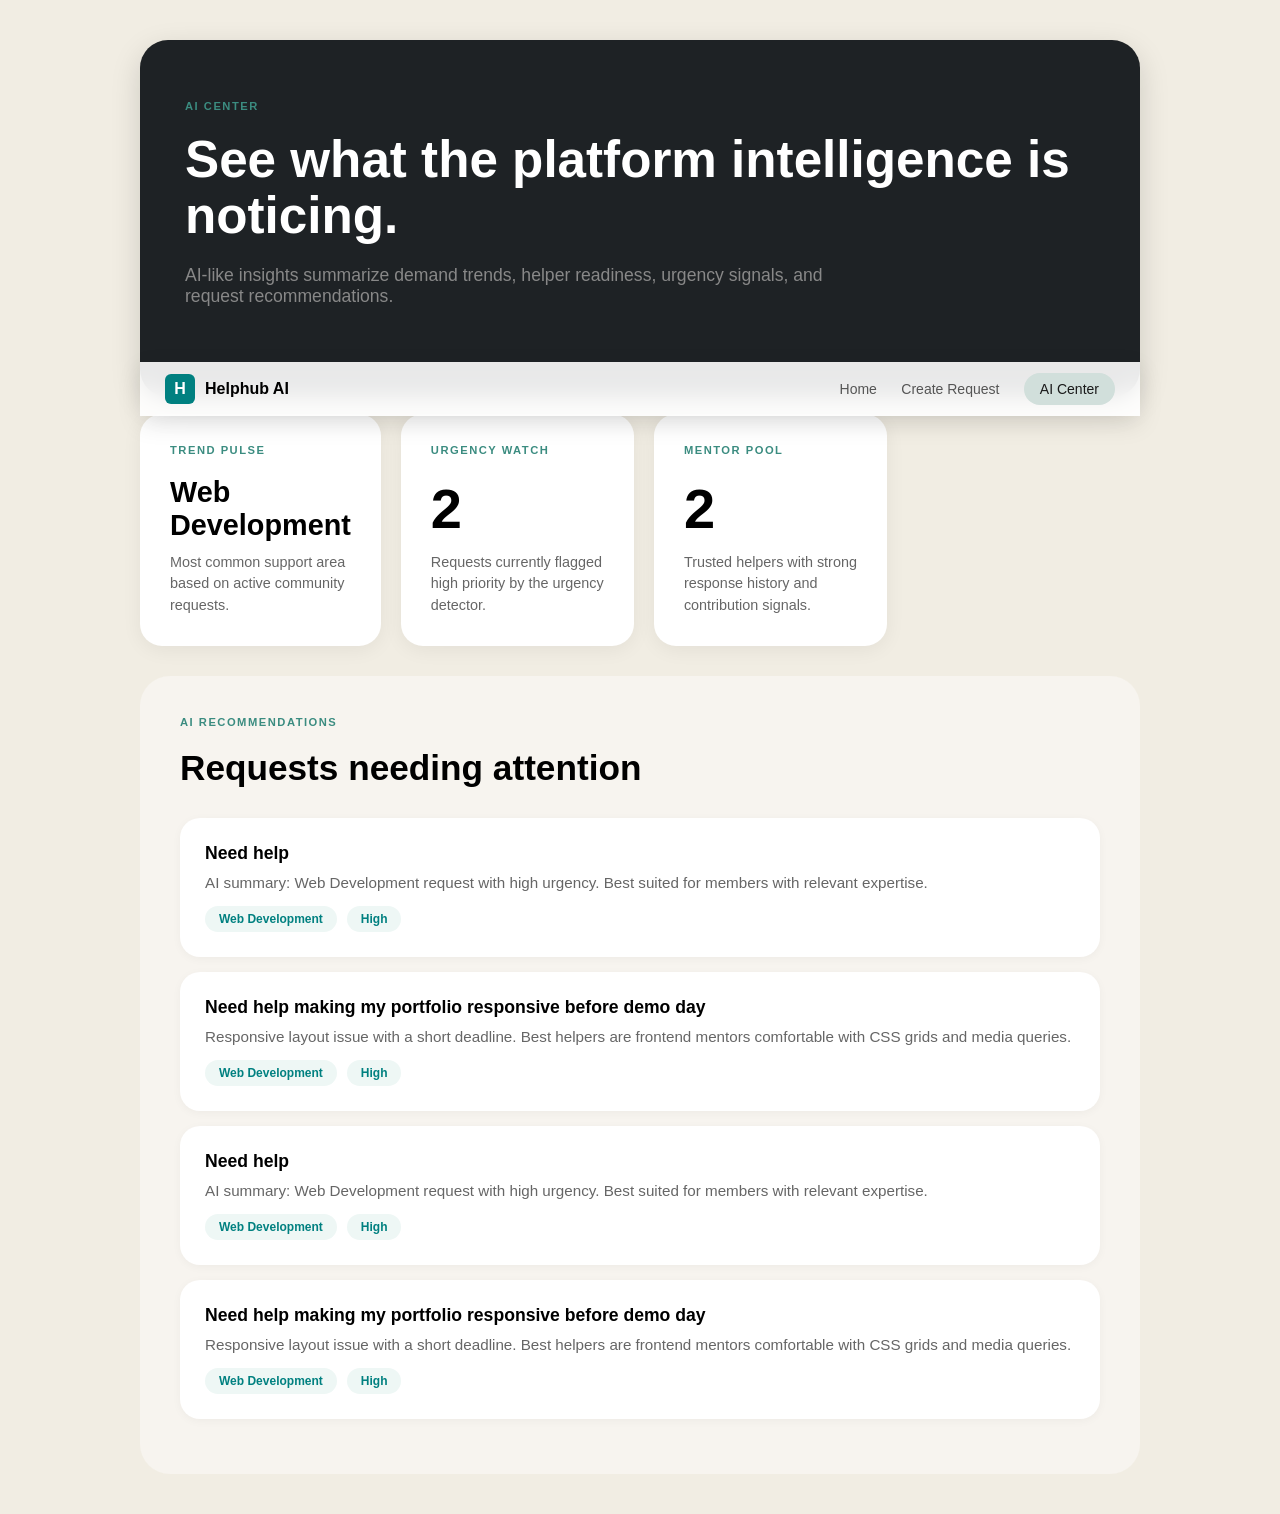
<file: index2.html/AI Center.html>
<!DOCTYPE html>
<html lang="en">
<head>
    <meta charset="UTF-8">
    <meta name="viewport" content="width=device-width, initial-scale=1.0">
    <title>HelpHub AI - UI Clone</title>
    <style>
        * {
            margin: 0;
            padding: 0;
            box-sizing: border-box;
            font-family: 'Segoe UI', Tahoma, Geneva, Verdana, sans-serif;
        }

        body {
            background-color: #f1ede3;
            display: flex;
            justify-content: center;
            padding: 40px 10px;
        }

        .container {
            width: 100%;
            max-width: 1000px;
        }

        /* Hero Section (Black Box) */
        .hero-card {
            background-color: #1e2225;
            color: white;
            padding: 60px 45px 90px 45px;
            border-radius: 28px;
            position: relative;
            box-shadow: 0 10px 30px rgba(0,0,0,0.15); /* Soft shadow for black box */
        }

        .label {
            font-size: 0.7rem;
            font-weight: 800;
            letter-spacing: 1.5px;
            color: #3b8c80;
            margin-bottom: 20px;
            display: block;
        }

        h1 {
            font-size: 3.2rem;
            line-height: 1.1;
            margin-bottom: 20px;
        }

        .desc {
            color: #888;
            font-size: 1.1rem;
            max-width: 700px;
        }

        /* Navigation Bar with Hover & Shadow */
        .navbar {
            background: rgba(255, 255, 255, 0.9);
            backdrop-filter: blur(10px);
            -webkit-backdrop-filter: blur(10px);
            display: flex;
            justify-content: space-between;
            align-items: center;
            padding: 12px 25px;
            width: 100%; /* Adjusted for better look */
            
            margin: -35px auto 40px auto; 
            
            position: sticky;
            top: 20px;
            z-index: 1000;
            box-shadow: 0 8px 25px rgba(0,0,0,0.1);
            transition: transform 0.3s ease, box-shadow 0.3s ease;
        }

        .navbar:hover {
            transform: translateY(-2px);
            box-shadow: 0 12px 35px rgba(0,0,0,0.15);
        }

        .logo { display: flex; align-items: center; gap: 10px; font-weight: 700; cursor: pointer; }
        .logo-icon { background: #008080; color: white; width: 30px; height: 30px; border-radius: 6px; display: grid; place-items: center; }

        .nav-links a { 
            text-decoration: none; 
            color: #555; 
            font-size: 14px; 
            margin-left: 20px; 
            font-weight: 500; 
            transition: color 0.3s ease;
        }
        
        .nav-links a:hover { color: #008080; }

        .active-pill { 
            background: #d1dfdb; 
            color: #1a1a1a !important; 
            padding: 8px 16px; 
            border-radius: 20px; 
            transition: opacity 0.3s;
        }
        .active-pill:hover { opacity: 0.8; }

        /* Stats Grid - Hover & Shadows */
        .stats-grid {
            margin-top: -42px;
            display: grid;
            grid-template-columns: repeat(4, 1fr); /* Back to 3 columns to match image */
            gap: 20px;
            margin-bottom: 30px;
        }

        .stat-card {
            background: white;
            padding: 30px;
            border-radius: 22px;
            min-height: 220px;
            display: flex;
            flex-direction: column;
            justify-content: space-between;
            box-shadow: 0 4px 20px rgba(0,0,0,0.06); /* Refined shadow */
            transition: all 0.3s ease;
            cursor: pointer;
        }

        .stat-card:hover {
            transform: translateY(-10px);
            box-shadow: 0 20px 40px rgba(0,0,0,0.12);
        }

        .stat-card h2 { font-size: 1.8rem; margin: 10px 0; }
        .stat-card .num { font-size: 3.5rem; font-weight: 700; }
        .card-p { color: #666; font-size: 0.9rem; line-height: 1.5; }

        /* Recommendations with Hover */
        .reco-box {
            background: #f7f4ef;
            padding: 40px;
            border-radius: 30px;
        }

        .reco-title { font-size: 2.2rem; margin-bottom: 30px; }

        .item { 
            background: white; 
            padding: 25px; 
            border-radius: 20px; 
            margin-bottom: 15px; 
            box-shadow: 0 2px 10px rgba(0,0,0,0.04);
            transition: all 0.3s ease;
            cursor: pointer;
        }

        .item:hover {
            transform: scale(1.01);
            box-shadow: 0 8px 20px rgba(0,0,0,0.08);
        }

        .item h3 { margin-bottom: 10px; font-size: 1.1rem; }
        .item p { color: #666; font-size: 0.95rem; margin-bottom: 15px; }
        
        .tags { display: flex; gap: 10px; }
        .tag { 
            background: #eef7f5; 
            color: #008080; 
            padding: 6px 14px; 
            border-radius: 20px; 
            font-size: 12px; 
            font-weight: 600;
            transition: background 0.3s;
        }
        .tag:hover { background: #dcece8; }
  /*  */
  /* =========================
   TABLET (max 1024px)
========================= */
@media (max-width: 1024px) {

    .profile-grid {
        grid-template-columns: 1fr;
    }

    .banner-card h1 {
        font-size: 38px;
    }
}


/* =========================
   MOBILE (max 768px)
========================= */
@media (max-width: 768px) {

    body {
        padding: 12px;
    }

    /* Navbar */
    .navbar {
        flex-direction: column;
        align-items: flex-start;
        gap: 10px;
    }

    nav a {
        margin-left: 10px;
        font-size: 13px;
    }

    /* Banner */
    .banner-card {
        padding: 25px;
        border-radius: 20px;
    }

    .banner-card h1 {
        font-size: 26px;
        line-height: 1.2;
    }

    /* GRID */
    .profile-grid {
        grid-template-columns: 1fr;
        gap: 15px;
    }

    .card {
        padding: 20px;
        border-radius: 20px;
    }

    h2 {
        font-size: 22px;
    }

    /* STATS */
    .stats-row {
        flex-direction: column;
        gap: 10px;
    }

    /* FORM */
    .form-row {
        flex-direction: column;
    }

    .input-group {
        width: 100%;
    }

    input {
        padding: 12px;
    }

    .save-btn {
        padding: 14px;
    }

    /* TAGS */
    .tags {
        gap: 6px;
    }

    .tag-pill {
        font-size: 12px;
        padding: 6px 12px;
    }
}
    </style>
</head>
<body>

    <div class="container">
        <div class="hero-card">
            <span class="label">AI CENTER</span>
            <h1>See what the platform intelligence is noticing.</h1>
            <p class="desc">AI-like insights summarize demand trends, helper readiness, urgency signals, and request recommendations.</p>
        </div>

        <nav class="navbar">
            <div class="logo">
                <div class="logo-icon">H</div>
                Helphub AI
            </div>
            <div class="nav-links">
                <a href="../index.html">Home</a>
                <a href="../Createrequest.html">Create Request</a>
                <a href="#" class="active-pill">AI Center</a>
            </div>
        </nav>

        <div class="stats-grid">
            <div class="stat-card">
                <div>
                    <span class="label">TREND PULSE</span>
                    <h2>Web Development</h2>
                </div>
                <p class="card-p">Most common support area based on active community requests.</p>
            </div>
            <div class="stat-card">
                <div>
                    <span class="label">URGENCY WATCH</span>
                    <div class="num">2</div>
                </div>
                <p class="card-p">Requests currently flagged high priority by the urgency detector.</p>
            </div>
            <div class="stat-card">
                <div>
                    <span class="label">MENTOR POOL</span>
                    <div class="num">2</div>
                </div>
                <p class="card-p">Trusted helpers with strong response history and contribution signals.</p>
            </div>
        </div>

        <div class="reco-box">
            <span class="label">AI RECOMMENDATIONS</span>
            <h2 class="reco-title">Requests needing attention</h2>
            
            <div class="item">
                <h3>Need help</h3>
                <p>AI summary: Web Development request with high urgency. Best suited for members with relevant expertise.</p>
                <div class="tags"><span class="tag">Web Development</span><span class="tag">High</span></div>
            </div>

            <div class="item">
                <h3>Need help making my portfolio responsive before demo day</h3>
                <p>Responsive layout issue with a short deadline. Best helpers are frontend mentors comfortable with CSS grids and media queries.</p>
                <div class="tags"><span class="tag">Web Development</span><span class="tag">High</span></div>
            </div>
            <div class="item">
                <h3>Need help</h3>
                <p>AI summary: Web Development request with high urgency. Best suited for members with relevant expertise.</p>
                <div class="tags"><span class="tag">Web Development</span><span class="tag">High</span></div>
            </div>

            <div class="item">
                <h3>Need help making my portfolio responsive before demo day</h3>
                <p>Responsive layout issue with a short deadline. Best helpers are frontend mentors comfortable with CSS grids and media queries.</p>
                <div class="tags"><span class="tag">Web Development</span><span class="tag">High</span></div>
            </div>
        </div>
    </div>

</body>
</html>
</file>
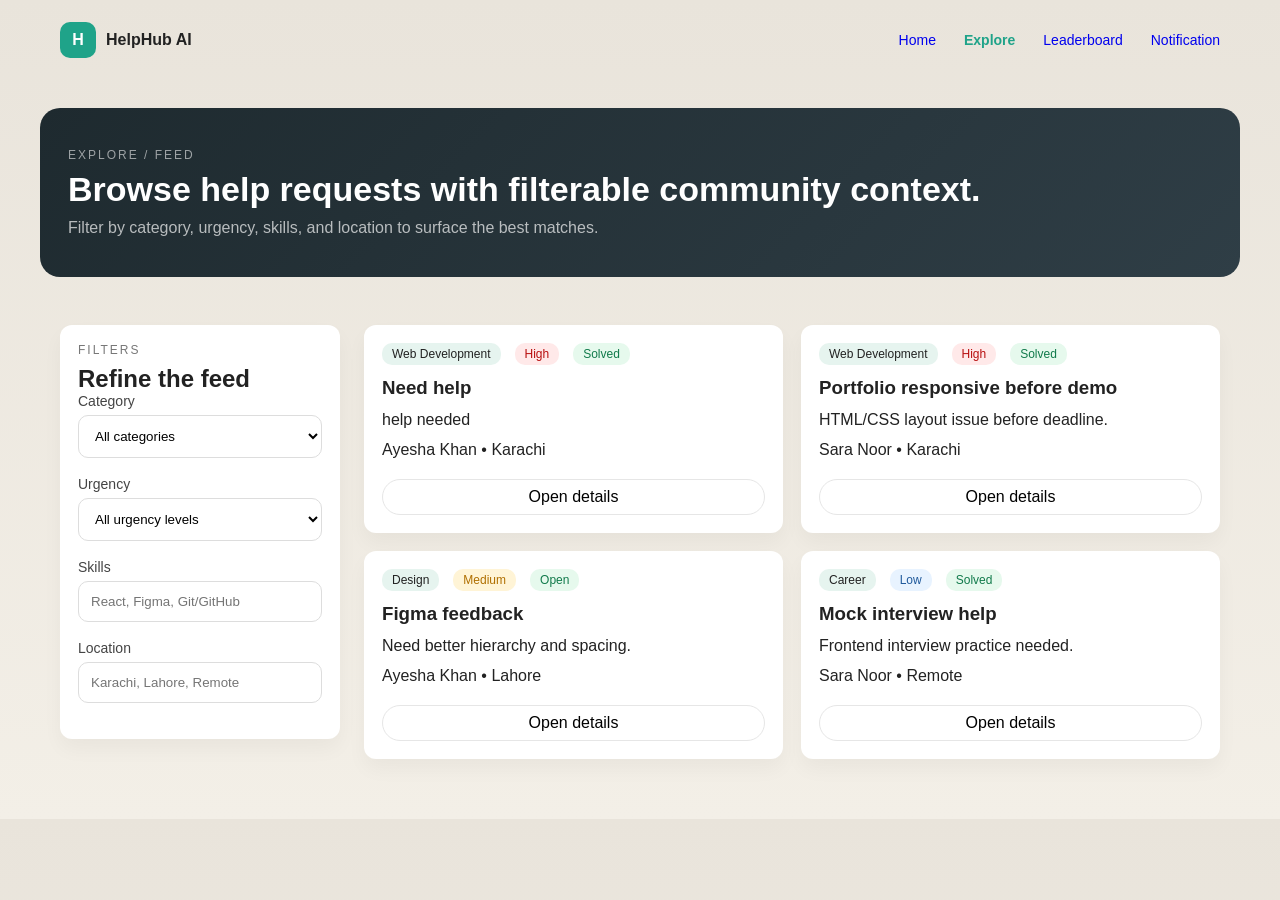
<file: index2.html/Explore.html>
<!doctype html>
<html lang="en">
  <head>
    <meta charset="UTF-8" />
    <meta name="viewport" content="width=device-width, initial-scale=1.0" />
    <title>Explore Feed</title>
    <link rel="stylesheet" href="style.css" />
    <style>* {
  margin: 0;
  padding: 0;
  box-sizing: border-box;
  font-family: Inter, Arial, sans-serif;
}

body {
  background: linear-gradient(180deg, #e9e4db, #f3efe7);
  color: #222;
}

a,
a:visited,
a:hover,
a:active {
  text-decoration: none;
}

/* NAVBAR */

.navbar {
  display: flex;
  justify-content: space-between;
  align-items: center;
  padding: 22px 60px;
}

/* Responsive navbar: wrap links below the logo on smaller screens */
@media (max-width: 900px) {
  .navbar {
    padding: 16px 20px;
    flex-wrap: wrap;
    align-items: center;
  }
  /* let the logo sit on the left and nav-links take a full row */
  .logo {
    flex: 0 0 auto;
  }
  .nav-links {
    display: flex;
    flex-basis: 100%;
    justify-content: flex-end;
    gap: 12px;
    margin-top: 10px;
    flex-wrap: wrap;
  }
  .nav-links a,
  .nav-links span {
    padding: 8px 10px;
  }
  .join-btn {
    padding: 8px 12px;
  }
}

@media (max-width: 480px) {
  .navbar {
    padding: 12px 12px;
  }
  .nav-links {
    justify-content: flex-start;
    gap: 8px;
  }
  .nav-links a,
  .nav-links span {
    font-size: 14px;
    padding: 8px;
  }
  /* make the join button compact on small screens */
  .join-btn {
    padding: 6px 10px;
  }
}

.logo {
  display: flex;
  align-items: center;
  gap: 10px;
  font-weight: 600;
}

.logo-box {
  width: 36px;
  height: 36px;
  border-radius: 10px;
  background: #1fa389;
  display: flex;
  align-items: center;
  justify-content: center;
  color: white;
  font-weight: bold;
}

.nav-links {
  display: flex;
  gap: 28px;
  align-items: center;
  font-size: 14px;
}

.join-btn {
  background: #1fa389;
  padding: 10px 18px;
  border-radius: 20px;
  color: white;
  text-decoration: none;
}

/* HERO */

.hero {
  max-width: 1200px;
  margin: auto;
  display: grid;
  grid-template-columns: 1.2fr 1fr;
  gap: 40px;
  padding: 40px 20px;
}

.hero-left {
  background: #f7f3ea;
  padding: 50px;
  border-radius: 30px;
}

.hero-left small {
  letter-spacing: 2px;
  color: #5f6f66;
}

.hero-left h1 {
  font-size: 54px;
  margin: 18px 0;
  line-height: 1.1;
}

.hero-left p {
  color: #666;
  margin-bottom: 20px;
}

.hero-buttons {
  display: flex;
  gap: 12px;
  margin-bottom: 30px;
}

.primary-btn {
  background: #1fa389;
  color: white;
  padding: 12px 18px;
  border-radius: 20px;
  text-decoration: none;
}

.explore-hero {
  background: linear-gradient(135deg, #1e2a2f, #2f3e46);
  color: #fff;
  padding: 40px 28px;
  margin: 28px auto;
  border-radius: 20px;
  max-width: 1200px;
}
.explore-hero .ai-tag {
  letter-spacing: 2px;
  color: rgba(255, 255, 255, 0.8);
  font-size: 12px;
  margin-bottom: 8px;
}
.explore-hero h1 {
  font-size: 34px;
  margin: 6px 0 10px;
  line-height: 1.15;
}
.explore-hero .ai-sub {
  color: rgba(255, 255, 255, 0.85);
  max-width: 900px;
}

.explore-container {
  max-width: 1200px;
  margin: 0 auto 40px;
  padding: 20px;
  display: grid;
  grid-template-columns: 280px 1fr;
  gap: 24px;
  align-items: start;
}

.filters {
  background: #fff;
  padding: 18px;
  border-radius: 12px;
  box-shadow: 0 10px 20px rgba(0, 0, 0, 0.04);
  height: max-content;
  position: sticky;
  top: 20px;
}

.filter-tag {
  letter-spacing: 2px;
  color: #777;
  font-size: 12px;
  margin-bottom: 8px;
}

.feed {
  display: grid;
  grid-template-columns: repeat(2, 1fr);
  gap: 18px;
}

.feed-card {
  background: #fff;
  padding: 18px;
  border-radius: 12px;
  box-shadow: 0 10px 20px rgba(0, 0, 0, 0.04);
  display: flex;
  flex-direction: column;
  gap: 12px;
  min-height: 120px;
}

.tags {
  display: flex;
  gap: 8px;
  flex-wrap: wrap;
}

/* tag color variants used in explore.html */
.tag {
  display: inline-block;
  padding: 4px 10px;
  border-radius: 10px;
  font-size: 12px;
}
.tag.red {
  background: #ffe9e9;
  color: #b80f0f;
}
.tag.green {
  background: #e6f9ed;
  color: #117a4b;
}
.tag.yellow {
  background: #fff4d6;
  color: #b06f00;
}
.tag.blue {
  background: #e8f3ff;
  color: #205a9c;
}

.feed-card button {
  position: static;
  margin-top: 8px;
  padding: 8px 14px;
  border-radius: 20px;
  border: 1px solid #e6e6e6;
  background: #fff;
  color: #000;
  cursor: pointer;
  align-self: flex-start;
}
.feed-card button:hover {
  background: #f5f5f5;
}

@media (max-width: 900px) {
  .explore-container {
    grid-template-columns: 1fr;
  }
  .feed {
    grid-template-columns: 1fr;
  }
  .explore-hero h1 {
    font-size: 28px;
  }
  .filters {
    position: static;
    width: 100%;
  }
}

.secondary-btn {
  background: white;
  padding: 12px 18px;
  border-radius: 20px;
  text-decoration: none;
  color: #333;
  border: 1px solid #ddd;
}

/* STATS */

.stats {
  display: grid;
  grid-template-columns: repeat(3, 1fr);
  gap: 15px;
}

.stat-card {
  background: white;
  padding: 22px;
  border-radius: 18px;
  box-shadow: 0 10px 20px rgba(0, 0, 0, 0.05);
}

.stat-card h3 {
  font-size: 28px;
  margin-bottom: 6px;
}

/* RIGHT CARD */

.hero-right {
  background: #0d3d35;
  padding: 40px;
  border-radius: 28px;
  color: white;
  position: relative;
}

.circle {
  width: 70px;
  height: 70px;
  background: linear-gradient(#ffd56a, #f0b400);
  border-radius: 50%;
  position: absolute;
  top: 20px;
  right: 20px;
}

.hero-right h2 {
  font-size: 32px;
  margin-bottom: 15px;
}

.hero-right p {
  color: #d3ded9;
  margin-bottom: 20px;
}

.feature-box {
  background: #f4efe7;
  color: #333;
  padding: 18px;
  border-radius: 16px;
  margin-bottom: 15px;
}

.feature-box strong {
  display: block;
  margin-bottom: 6px;
}

/* SECTION */

.section {
  max-width: 1200px;
  margin: auto;
  padding: 70px 20px;
}

.section h2 {
  font-size: 36px;
  margin-bottom: 30px;
}

/* FLOW CARDS */

.flow {
  display: grid;
  grid-template-columns: repeat(3, 1fr);
  gap: 20px;
}

.flow-card {
  background: white;
  padding: 24px;
  border-radius: 20px;
  box-shadow: 0 10px 20px rgba(0, 0, 0, 0.05);
}

/* COMMUNITY */

.community {
  display: grid;
  grid-template-columns: repeat(3, 1fr);
  gap: 20px;
}

.community-card {
  background: white;
  padding: 24px;
  border-radius: 20px;
  box-shadow: 0 10px 20px rgba(0, 0, 0, 0.05);
}

.tag {
  display: inline-block;
  background: #e6f4ef;
  padding: 4px 10px;
  border-radius: 10px;
  font-size: 12px;
  margin-right: 6px;
}

.open-btn {
  margin-top: 15px;
  display: inline-block;
  background: #f4f4f4;
  padding: 8px 14px;
  border-radius: 20px;
  text-decoration: none;
  color: #333;
  font-size: 13px;
}

/* FOOTER */

.footer {
  text-align: center;
  font-size: 13px;
  padding: 30px;
  color: #777;
}

/* RESPONSIVE */

@media (max-width: 900px) {
  .hero {
    grid-template-columns: 1fr;
  }

  .stats {
    grid-template-columns: 1fr;
  }

  .flow {
    grid-template-columns: 1fr;
  }

  .community {
    grid-template-columns: 1fr;
  }
}

/* MAIN CONTAINER */

.container {
  max-width: 1200px;
  margin: auto;
  padding: 40px 20px;
  display: flex;
  gap: 30px;
}

/* LEFT CARD */

.left-card {
  flex: 1;
  background: linear-gradient(135deg, #0c3d36, #0b2e2b);
  color: white;
  padding: 50px;
  border-radius: 30px;
}

.left-card small {
  letter-spacing: 2px;
  color: #cbd5d1;
}

.left-card h1 {
  font-size: 48px;
  margin: 20px 0;
}

.left-card p {
  color: #cbd5d1;
  line-height: 1.6;
  margin-bottom: 20px;
}

.left-card ul {
  color: #cbd5d1;
  line-height: 1.8;
}

/* RIGHT CARD */

.right-card {
  flex: 1;
  background: #f8f3ea;
  padding: 40px;
  border-radius: 30px;
  box-shadow: 0 10px 30px rgba(0, 0, 0, 0.05);
}

.right-card small {
  letter-spacing: 2px;
  color: #777;
}

.right-card h2 {
  font-size: 32px;
  margin: 15px 0 30px;
}

label {
  font-size: 14px;
  color: #444;
  display: block;
  margin-bottom: 6px;
}

input,
select {
  width: 100%;
  padding: 12px;
  border-radius: 10px;
  border: 1px solid #ddd;
  margin-bottom: 18px;
  background: white;
}

.row {
  display: flex;
  gap: 15px;
}

.row div {
  flex: 1;
}

button {
  width: 100%;
  padding: 14px;
  border: none;
  border-radius: 30px;
  background: #1db59c;
  color: white;
  font-size: 16px;
  cursor: pointer;
}

button:hover {
  opacity: 0.9;
}

/* RESPONSIVE */

@media (max-width: 900px) {
  .container {
    flex-direction: column;
  }

  .left-card h1 {
    font-size: 36px;
  }
}
.clicked-btn {
  color: #1fa389;
  font-weight: 600;
  position: relative;
}
/* AI HERO */
.ai-hero {
  background: linear-gradient(135deg, #1e2a2f, #2f3e46);
  color: #fff;
  padding: 60px 40px;
  border-radius: 20px;
  margin: 20px;
}

.ai-hero h1 {
  font-size: 32px;
  margin: 10px 0;
}

.ai-sub {
  opacity: 0.8;
  max-width: 600px;
}

.ai-tag {
  font-size: 12px;
  letter-spacing: 2px;
  opacity: 0.7;
}

/* STATS */
.ai-stats {
  display: flex;
  gap: 20px;
  padding: 20px;
}

.card {
  background: #f5f5f5;
  padding: 20px;
  border-radius: 15px;
  flex: 1;
}

.card h3 {
  margin-bottom: 10px;
}

/* REQUESTS */
.ai-requests {
  background: #f9f9f9;
  margin: 20px;
  padding: 30px;
  border-radius: 20px;
}

.ai-requests h2 {
  margin-bottom: 20px;
}

.request-card {
  background: #fff;
  padding: 15px 20px;
  border-radius: 12px;
  margin-bottom: 15px;
  position: relative;
}

.request-card h4 {
  margin-bottom: 5px;
}

.request-card p {
  font-size: 14px;
  opacity: 0.7;
}

/* BADGES */
.badge {
  position: absolute;
  top: 15px;
  right: 20px;
  background: #2ecc71;
  color: #fff;
  padding: 5px 10px;
  border-radius: 20px;
  font-size: 12px;
}

.badge.medium {
  background: #f39c12;
}

.badge.low {
  background: #3498db;
}
/* Explore styles consolidated above (removed duplicate block) */

.active-nav-btn {
  background: #e6f4ef;
  color: #1fa389 !important;
  padding: 8px 18px;
  border-radius: 20px;
  font-weight: 500;
}

.profile-wrapper {
  max-width: 1000px;
  margin: 0 auto;
  padding: 20px;
  display: flex;
  flex-direction: column;
  gap: 20px;
}

.profile-header-card {
  background: #283033;
  color: white;
  padding: 50px 40px;
  border-radius: 20px;
}

.profile-header-card small {
  font-size: 12px;
  letter-spacing: 1.5px;
  color: #9ba4a1;
  text-transform: uppercase;
  font-weight: 600;
}

.profile-header-card h1 {
  font-size: 42px;
  margin: 12px 0 8px;
  font-weight: 600;
  letter-spacing: -1px;
}

.profile-header-card p {
  color: #9ba4a1;
  font-size: 15px;
}

.profile-content {
  display: grid;
  grid-template-columns: 1fr 1fr;
  gap: 20px;
}

.profile-card {
  background: #fdfaf5;
  border-radius: 20px;
  padding: 35px;
  box-shadow: 0 4px 15px rgba(0, 0, 0, 0.02);
}

.profile-card-label {
  font-size: 11px;
  letter-spacing: 1.5px;
  color: #1fa389;
  text-transform: uppercase;
  font-weight: 700;
  margin-bottom: 15px;
  display: block;
}

.profile-card h2 {
  font-size: 32px;
  margin-bottom: 25px;
  color: #111;
  letter-spacing: -0.5px;
}

/* Stats List */
.profile-stat {
  display: flex;
  justify-content: space-between;
  padding: 18px 0;
  border-bottom: 1px solid #eaeaea;
  font-size: 15px;
  color: #444;
}

.profile-stat:last-of-type {
  margin-bottom: 10px;
}

.profile-stat strong {
  font-weight: 600;
  color: #111;
}

.profile-tags-group {
  margin-top: 25px;
}

.profile-tags-group h4 {
  font-size: 14px;
  margin-bottom: 12px;
  color: #222;
  font-weight: 600;
}

.profile-tag {
  display: inline-block;
  background: #e6f4ef;
  color: #1fa389;
  padding: 8px 16px;
  border-radius: 20px;
  font-size: 13px;
  margin-right: 6px;
  margin-bottom: 8px;
  font-weight: 500;
}

/* Form Layout */
.profile-form-row {
  display: flex;
  gap: 15px;
}

.profile-form-row .form-group {
  flex: 1;
}

.form-group {
  margin-bottom: 18px;
}

.form-group label {
  font-size: 13px;
  font-weight: 500;
  margin-bottom: 8px;
  color: #555;
}

.profile-card input {
  background: #ffffff;
  border: 1px solid #e8e8e8;
  padding: 14px;
  font-size: 14px;
  color: #333;
  margin-bottom: 0;
}

.save-profile-btn {
  background: #1fa389;
  color: white;
  padding: 14px;
  border-radius: 30px;
  font-weight: 600;
  margin-top: 15px;
  width: 100%;
  cursor: pointer;
  transition: background 0.2s ease;
}

.save-profile-btn:hover {
  background: #198a73;
}

/* Mobile Responsive */
@media (max-width: 850px) {
  .profile-content {
    grid-template-columns: 1fr;
  }
  .profile-form-row {
    flex-direction: column;
    gap: 0;
  }
  .nav-links.mobile-text-links {
    display: flex !important;
    gap: 15px;
    flex-wrap: wrap;
    justify-content: center;
  }
}

.message-list {
  display: flex;
  flex-direction: column;
  gap: 16px;
}

.message-item {
  border: 1px solid #f0f0f0;
  border-radius: 16px;
  padding: 20px;
  display: flex;
  justify-content: space-between;
  align-items: center;
  background: #ffffff;
  box-shadow: 0 2px 8px rgba(0, 0, 0, 0.01);
}

.msg-content {
  max-width: 75%;
}

.msg-content strong {
  display: block;
  font-size: 14px;
  color: #111;
  margin-bottom: 8px;
  font-weight: 600;
}

.msg-content p {
  font-size: 13px;
  color: #666;
  line-height: 1.5;
  margin: 0;
}

.msg-time {
  background: #e6f4ef;
  color: #1fa389;
  padding: 10px 14px;
  border-radius: 30px;
  font-size: 11px;
  font-weight: 700;
  text-align: center;
  line-height: 1.3;
}

.custom-select,
.custom-textarea {
  width: 100%;
  padding: 14px;
  border-radius: 10px;
  border: 1px solid #e8e8e8;
  background: #ffffff;
  font-size: 14px;
  color: #333;
  margin-bottom: 0;
  font-family: inherit;
}

.custom-textarea {
  resize: vertical;
  min-height: 100px;
}

.custom-select:focus,
.custom-textarea:focus {
  outline: none;
  border-color: #1fa389;
}

.request-wrapper {
  max-width: 1000px;
  margin: 0 auto;
  padding: 20px;
  display: flex;
  flex-direction: column;
  gap: 20px;
}

.request-hero {
  background: #283033;
  color: white;
  padding: 50px 40px;
  border-radius: 20px;
}

.request-hero small {
  font-size: 11px;
  letter-spacing: 1.5px;
  color: #9ba4a1;
  text-transform: uppercase;
  font-weight: 700;
  display: block;
  margin-bottom: 12px;
}

.request-hero h1 {
  font-size: 42px;
  margin: 0 0 12px 0;
  font-weight: 600;
  letter-spacing: -1px;
  line-height: 1.1;
}

.request-hero p {
  color: #9ba4a1;
  font-size: 15px;
}

.request-body {
  display: grid;
  grid-template-columns: 1.3fr 1fr;
  gap: 20px;
}

.request-card {
  background: #fdfaf5;
  border-radius: 20px;
  padding: 35px;
  box-shadow: 0 4px 15px rgba(0, 0, 0, 0.02);
}

/* FORM STYLES OVERRIDE */
.request-form label {
  font-size: 13px;
  font-weight: 600;
  color: #333;
  margin-bottom: 8px;
  display: block;
}

.request-form input,
.request-form select,
.request-form textarea {
  width: 100%;
  padding: 14px;
  border-radius: 10px;
  border: 1px solid #e8e8e8;
  background: #ffffff;
  font-size: 14px;
  color: #333;
  margin-bottom: 20px;
  font-family: inherit;
  box-shadow: none;
}

.request-form input:focus,
.request-form select:focus,
.request-form textarea:focus {
  outline: none;
  border-color: #1fa389;
}

.request-form textarea {
  resize: vertical;
  min-height: 120px;
}

.request-form-row {
  display: flex;
  gap: 15px;
}

.request-form-row > div {
  flex: 1;
}

/* BUTTONS */
.request-actions {
  display: flex;
  gap: 15px;
  margin-top: 10px;
}

.btn-outline {
  background: #ffffff;
  border: 1px solid #e8e8e8;
  color: #111;
  font-weight: 600;
  padding: 12px 20px;
  border-radius: 30px;
  cursor: pointer;
  width: auto;
  transition: all 0.2s;
}

.btn-outline:hover {
  background: #f4f4f4;
}

.btn-primary {
  background: #1fa389;
  color: white;
  border: none;
  font-weight: 600;
  padding: 12px 20px;
  border-radius: 30px;
  cursor: pointer;
  width: auto;
  transition: all 0.2s;
}

.btn-primary:hover {
  background: #198a73;
}

/* AI ASSISTANT PANEL */
.ai-panel-label {
  font-size: 11px;
  letter-spacing: 1.5px;
  color: #1fa389;
  text-transform: uppercase;
  font-weight: 700;
  margin-bottom: 15px;
  display: block;
}

.request-ai-card h2 {
  font-size: 32px;
  margin-bottom: 25px;
  color: #111;
  letter-spacing: -0.5px;
  line-height: 1.1;
}

.ai-suggestion-list {
  display: flex;
  flex-direction: column;
}

.ai-suggestion-item {
  display: flex;
  justify-content: space-between;
  align-items: flex-start;
  padding: 18px 0;
  border-bottom: 1px solid #eaeaea;
  font-size: 14px;
  color: #444;
  gap: 20px;
}

.ai-suggestion-item:last-child {
  border-bottom: none;
  padding-bottom: 0;
}

.ai-suggestion-item .key {
  color: #555;
  flex-shrink: 0;
}

.ai-suggestion-item .value {
  font-weight: 600;
  color: #111;
  text-align: right;
  line-height: 1.4;
}

/* RESPONSIVE */
@media (max-width: 850px) {
  .request-body {
    grid-template-columns: 1fr;
  }
  .request-form-row {
    flex-direction: column;
    gap: 0;
  }
  .request-form-row[style] {
    max-width: 100% !important;
  }
  .request-actions {
    flex-direction: column;
  }
  .btn-outline,
  .btn-primary {
    width: 100%;
  }
  .ai-suggestion-item {
    flex-direction: column;
    gap: 8px;
    text-align: left;
  }
  .ai-suggestion-item .value {
    text-align: left;
  }
}
/* ========================================= */
/* DASHBOARD PAGE CSS                        */
/* ========================================= */

.dashboard-wrapper {
  max-width: 1200px;
  margin: 0 auto;
  padding: 20px;
  display: flex;
  flex-direction: column;
  gap: 24px;
}

/* HERO */
.dashboard-hero {
  background: #283033;
  color: white;
  padding: 40px 40px;
  border-radius: 20px;
}

.dashboard-hero small {
  font-size: 11px;
  letter-spacing: 1.5px;
  color: #9ba4a1;
  text-transform: uppercase;
  font-weight: 700;
  display: block;
  margin-bottom: 12px;
}

.dashboard-hero h1 {
  font-size: 46px;
  margin: 0 0 10px 0;
  font-weight: 600;
  letter-spacing: -1px;
}

.dashboard-hero p {
  color: #9ba4a1;
  font-size: 15px;
}

/* STATS */
.dashboard-stats {
  display: grid;
  grid-template-columns: repeat(4, 1fr);
  gap: 20px;
}

.stat-box {
  background: #ffffff;
  padding: 24px;
  border-radius: 16px;
  box-shadow: 0 4px 10px rgba(0,0,0,0.02);
}

.stat-label {
  font-size: 11px;
  letter-spacing: 1.5px;
  color: #1fa389;
  text-transform: uppercase;
  font-weight: 700;
  display: block;
  margin-bottom: 15px;
}

.stat-box h3 {
  font-size: 32px;
  margin-bottom: 10px;
  color: #111;
}

.stat-box p {
  font-size: 13px;
  color: #666;
  line-height: 1.4;
}

/* MAIN CONTENT GRID */
.dashboard-content {
  display: grid;
  grid-template-columns: 1.6fr 1fr;
  gap: 24px;
  align-items: start;
}

/* LEFT: RECENT REQUESTS */
.section-header {
  display: flex;
  justify-content: space-between;
  align-items: flex-end;
  margin-bottom: 20px;
}

.section-header small {
  font-size: 11px;
  letter-spacing: 1.5px;
  color: #1fa389;
  text-transform: uppercase;
  font-weight: 700;
  display: block;
  margin-bottom: 8px;
}

.section-header h2 {
  font-size: 32px;
  color: #111;
  letter-spacing: -0.5px;
}

.btn-round {
  background: #ffffff;
  border: none;
  padding: 10px 20px;
  border-radius: 30px;
  font-weight: 600;
  color: #111;
  cursor: pointer;
  box-shadow: 0 2px 8px rgba(0,0,0,0.04);
  font-size: 13px;
  width: auto;
}

.dash-request-list {
  display: flex;
  flex-direction: column;
  gap: 16px;
}

.dash-req-card {
  background: #ffffff;
  padding: 24px;
  border-radius: 16px;
  box-shadow: 0 4px 10px rgba(0,0,0,0.02);
}

.top-badges {
  display: flex;
  gap: 8px;
  margin-bottom: 12px;
}

.badge-pill {
  font-size: 11px;
  padding: 4px 12px;
  border-radius: 20px;
  font-weight: 600;
}

.badge-pill.outline { border: 1px solid #e0e0e0; color: #555; }
.badge-pill.light-red { background: #ffebeb; color: #d64545; }
.badge-pill.light-green { background: #e6f4ef; color: #1fa389; }
.badge-pill.light-blue { background: #ebf5ff; color: #0073e6; }
.badge-pill.light-gray { background: #f0f0f0; color: #666; }

.dash-req-card h4 {
  font-size: 18px;
  margin-bottom: 8px;
  color: #111;
}

.dash-req-card p {
  font-size: 14px;
  color: #666;
  margin-bottom: 16px;
  line-height: 1.5;
}

.card-footer {
  display: flex;
  justify-content: space-between;
  align-items: center;
  margin-top: 20px;
  padding-top: 16px;
  border-top: 1px solid #f0f0f0;
}

.user-info strong {
  display: block;
  font-size: 13px;
  color: #111;
}

.user-info span {
  font-size: 12px;
  color: #888;
}

.btn-outline-small {
  background: transparent;
  border: 1px solid #ddd;
  padding: 8px 16px;
  border-radius: 20px;
  font-size: 13px;
  font-weight: 600;
  color: #333;
  cursor: pointer;
  width: auto;
}

/* RIGHT: SIDEBAR */
.dashboard-sidebar {
  display: flex;
  flex-direction: column;
  gap: 20px;
}

.side-card {
  background: #ffffff;
  padding: 24px;
  border-radius: 16px;
  box-shadow: 0 4px 10px rgba(0,0,0,0.02);
}

.side-label {
  font-size: 11px;
  letter-spacing: 1.5px;
  color: #1fa389;
  text-transform: uppercase;
  font-weight: 700;
  display: block;
  margin-bottom: 12px;
}

.side-card h3 {
  font-size: 20px;
  margin-bottom: 20px;
  color: #111;
}

/* Insight List */
.insight-list {
  display: flex;
  flex-direction: column;
}

.insight-item {
  display: flex;
  justify-content: space-between;
  padding: 16px 0;
  border-bottom: 1px solid #f0f0f0;
  font-size: 13px;
}

.insight-item:last-child {
  border-bottom: none;
  padding-bottom: 0;
}

.insight-item .key {
  color: #666;
  flex: 1;
}

.insight-item .value {
  font-weight: 600;
  color: #111;
  text-align: right;
  flex: 1;
  line-height: 1.4;
}

/* Notification List */
.notification-list {
  display: flex;
  flex-direction: column;
  gap: 12px;
}

.notification-item {
  display: flex;
  justify-content: space-between;
  align-items: center;
  padding: 16px;
  border: 1px solid #f0f0f0;
  border-radius: 12px;
  background: #fafafa;
}

.notif-text strong {
  display: block;
  font-size: 13px;
  color: #111;
  margin-bottom: 4px;
  line-height: 1.3;
}

.notif-text span {
  font-size: 11px;
  color: #888;
}

.notif-badge {
  font-size: 10px;
  font-weight: 600;
  padding: 4px 10px;
  border-radius: 20px;
  text-transform: uppercase;
}

.notif-badge.unread { background: #ffebeb; color: #d64545; }
.notif-badge.read { background: #e6f4ef; color: #1fa389; }

/* RESPONSIVE */
@media (max-width: 950px) {
  .dashboard-stats {
    grid-template-columns: repeat(2, 1fr);
  }
  .dashboard-content {
    grid-template-columns: 1fr;
  }
  .section-header {
    flex-direction: column;
    align-items: flex-start;
    gap: 15px;
  }
}

@media (max-width: 600px) {
  .dashboard-stats {
    grid-template-columns: 1fr;
  }
  .dashboard-hero h1 {
    font-size: 36px;
  }
}</style>
  </head>
  <body>
    <!-- NAVBAR -->
    <div class="navbar">
      <div class="logo">
        <div class="logo-box">H</div>
        <span>HelpHub AI</span>
      </div>

      <div class="nav-links">
        <a href="../index.html">Home</a>
        <span class="clicked-btn">Explore</span>
        <a href="../Leaderboard.html">Leaderboard</a>
        <a href="../AL Notification.html">Notification</a>
        <!-- <a href="login.html" class="join-btn">Join the platform</a> -->
      </div>
    </div>

    <!-- HERO -->
    <section class="explore-hero">
      <p class="ai-tag">EXPLORE / FEED</p>
      <h1>Browse help requests with filterable community context.</h1>
      <p class="ai-sub">
        Filter by category, urgency, skills, and location to surface the best
        matches.
      </p>
    </section>

    <!-- MAIN -->
    <section class="explore-container">
      <!-- FILTERS -->
      <div class="filters">
        <p class="filter-tag">FILTERS</p>
        <h2>Refine the feed</h2>

        <label>Category</label>
        <select>
          <option>All categories</option>
        </select>

        <label>Urgency</label>
        <select>
          <option>All urgency levels</option>
        </select>

        <label>Skills</label>
        <input type="text" placeholder="React, Figma, Git/GitHub" />

        <label>Location</label>
        <input type="text" placeholder="Karachi, Lahore, Remote" />
      </div>

      <!-- FEED -->
      <div class="feed">
        <!-- CARD -->
        <div class="feed-card">
          <div class="tags">
            <span class="tag">Web Development</span>
            <span class="tag red">High</span>
            <span class="tag green">Solved</span>
          </div>
          <h3>Need help</h3>
          <p>help needed</p>
          <div class="meta">Ayesha Khan • Karachi</div>
          <button>Open details</button>
        </div>

        <div class="feed-card">
          <div class="tags">
            <span class="tag">Web Development</span>
            <span class="tag red">High</span>
            <span class="tag green">Solved</span>
          </div>
          <h3>Portfolio responsive before demo</h3>
          <p>HTML/CSS layout issue before deadline.</p>
          <div class="meta">Sara Noor • Karachi</div>
          <button>Open details</button>
        </div>

        <div class="feed-card">
          <div class="tags">
            <span class="tag">Design</span>
            <span class="tag yellow">Medium</span>
            <span class="tag green">Open</span>
          </div>
          <h3>Figma feedback</h3>
          <p>Need better hierarchy and spacing.</p>
          <div class="meta">Ayesha Khan • Lahore</div>
          <button>Open details</button>
        </div>

        <div class="feed-card">
          <div class="tags">
            <span class="tag">Career</span>
            <span class="tag blue">Low</span>
            <span class="tag green">Solved</span>
          </div>
          <h3>Mock interview help</h3>
          <p>Frontend interview practice needed.</p>
          <div class="meta">Sara Noor • Remote</div>
          <button>Open details</button>
        </div>
      </div>
    </section>
  </body>
</html>
</file>
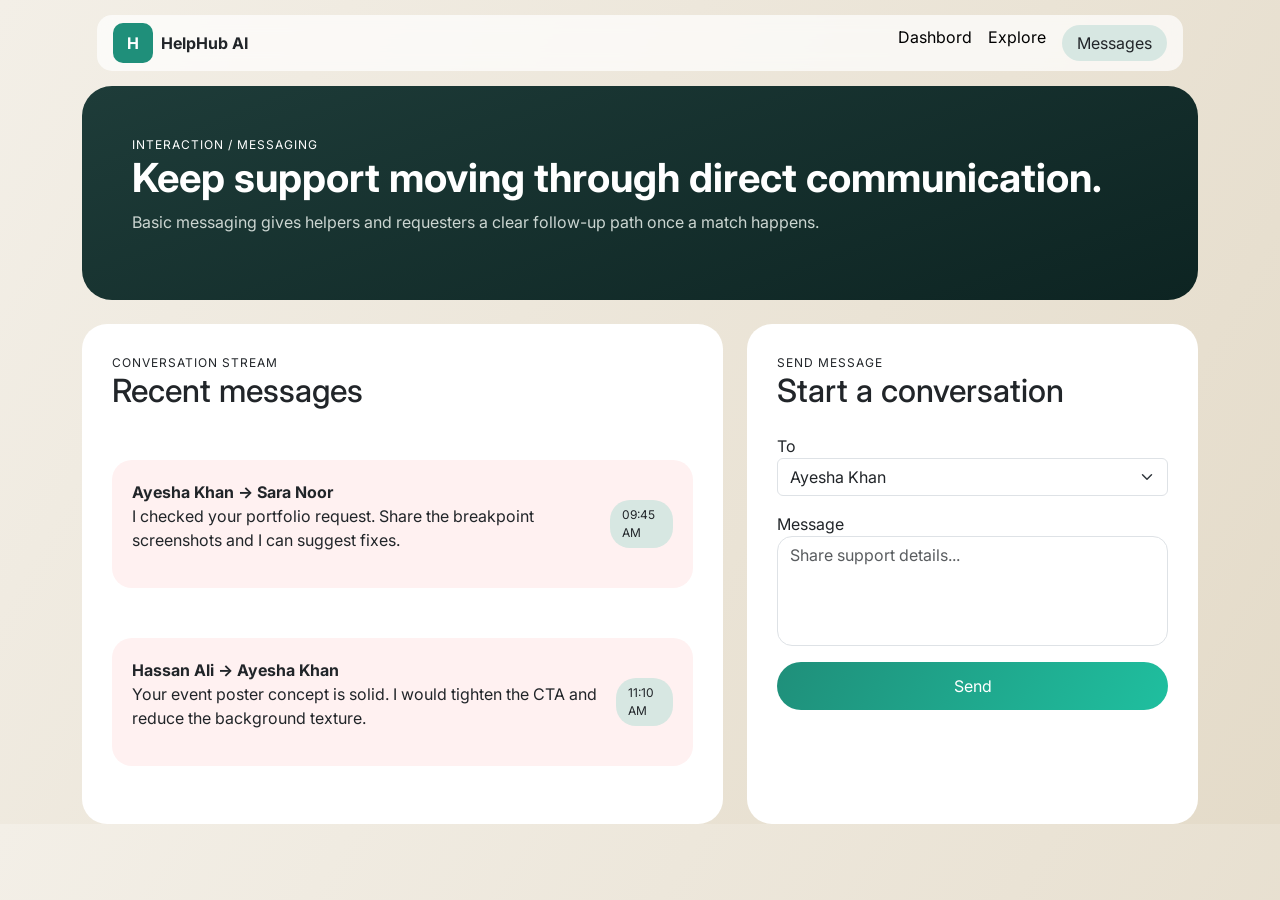
<file: index2.html/Message.html>
<!DOCTYPE html>
<html lang="en">
<head>
<meta charset="UTF-8">
<meta name="viewport" content="width=device-width, initial-scale=1">
<title>Messages UI</title>

<!-- Bootstrap -->
<link href="https://cdn.jsdelivr.net/npm/bootstrap@5.3.0/dist/css/bootstrap.min.css" rel="stylesheet">
<link href="https://fonts.googleapis.com/css2?family=Inter:wght@300;400;600;700&display=swap" rel="stylesheet">

<style>
body{
  font-family:'Inter',sans-serif;
  background:linear-gradient(120deg,#f3efe7,#e4dbc9);
}

/* NAV */
.navbar{
  background:rgba(255,255,255,0.7);
  backdrop-filter:blur(10px);
  border-radius:15px;
  margin:15px;
}

.logo-box{
  width:40px;height:40px;
  background:#1f8f7a;
  color:#fff;
  border-radius:10px;
  display:flex;align-items:center;justify-content:center;
  font-weight:bold;
}

.active-pill{
  background:#d7e7e2;
  padding:6px 15px;
  border-radius:20px;
}

/* HERO */
.hero{
  background:linear-gradient(160deg,#1e3c39,#0d2422);
  color:#fff;
  padding:50px;
  border-radius:30px;
}

.hero h1{font-size:40px;font-weight:700}
.hero p{color:#cbd5d1}

.small{font-size:12px;letter-spacing:1px}

/* CARDS */
.card-box{
  background:#ffffff;
  border-radius:25px;
  padding:30px;
  height: 500px;
}

.message-item{
    margin-top:50px ;
  background:#fff1f1;
  padding:20px;
  border-radius:20px;
  margin-bottom:15px;
}

.time{
  background:#d7e7e2;
  padding:6px 12px;
  border-radius:20px;
  font-size:12px;
}

textarea{
  resize:none;
  border-radius:15px !important;
}

.btn-custom{
  background:linear-gradient(120deg,#1f8f7a,#1fbf9f);
  color:#fff;
  border:none;
  border-radius:25px;
  padding:12px;
}

@media(max-width:768px){
  .hero h1{font-size:26px}
}

</style>
</head>
<body>

<div class="container">

<!-- NAV -->
<nav class="navbar d-flex justify-content-between px-3">
  <div class="d-flex align-items-center gap-2">
    <div class="logo-box">H</div>
    <strong>HelpHub AI</strong>
  </div>
  <div class="d-flex gap-3">
    <span><a style="color: black; text-decoration: none;" href="../Dashbord.html">Dashbord</a></span>
    <span><a style="color: black; text-decoration: none;" href="./Explore.html">Explore</a></span>
    <span class="active-pill">Messages</span>
  </div>
</nav>

<!-- HERO -->
<div class="hero mb-4">
  <div class="small">INTERACTION / MESSAGING</div>
  <h1>Keep support moving through direct communication.</h1>
  <p>Basic messaging gives helpers and requesters a clear follow-up path once a match happens.</p>
</div>

<div class="row g-4">

<!-- LEFT -->
<div class="col-lg-7">
  <div class="card-box">
    <div class="small">CONVERSATION STREAM</div>
    <h2 class="mb-3">Recent messages</h2>

    <div class="message-item d-flex justify-content-between align-items-center">
      <div>
        <strong>Ayesha Khan → Sara Noor</strong>
        <p>I checked your portfolio request. Share the breakpoint screenshots and I can suggest fixes.</p>
      </div>
      <div class="time">09:45 AM</div>
    </div>

    <div class="message-item d-flex justify-content-between align-items-center">
      <div>
        <strong>Hassan Ali → Ayesha Khan</strong>
        <p>Your event poster concept is solid. I would tighten the CTA and reduce the background texture.</p>
      </div>
      <div class="time">11:10 AM</div>
    </div>

  </div>
</div>

<!-- RIGHT -->
<div class="col-lg-5">
  <div class="card-box">
    <div class="small">SEND MESSAGE</div>
    <h2>Start a conversation</h2>

    <label class="mt-3">To</label>
    <select class="form-select mb-3">
      <option>Ayesha Khan</option>
    </select>

    <label>Message</label>
    <textarea class="form-control mb-3" rows="4" placeholder="Share support details..."></textarea>

    <button class="btn btn-custom w-100">Send</button>
  </div>
</div>

</div>

</div>

</body>
</html>
</file>
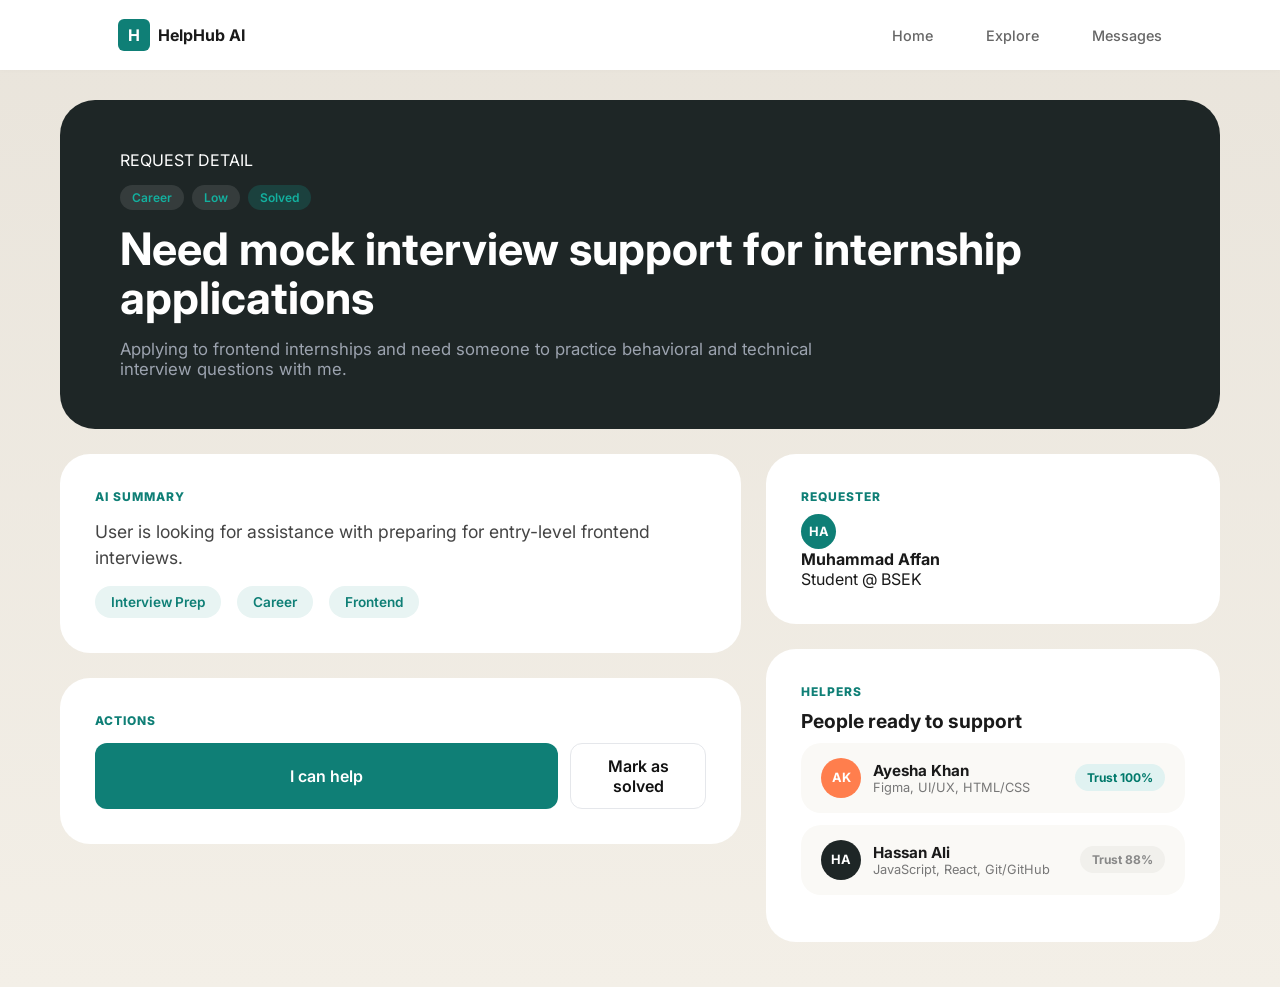
<file: index2.html/Request Detail.html>
<!DOCTYPE html>
<html lang="en">
<head>
    <meta charset="UTF-8">
    <meta name="viewport" content="width=device-width, initial-scale=1.0">
    <title>Helphub AI - Request Detail</title>
    <link rel="stylesheet" href="style.css">
    <link href="https://fonts.googleapis.com/css2?family=Inter:wght@400;500;600;700&display=swap" rel="stylesheet">
   <style>:root {
    --primary-teal: rgba(19, 176, 159, 1);
    --dark-slate: #1e2626;
    --mid-teal: rgba(15, 127, 118, 1);
    --page-bg: #f6f4f0;
    --white: #ffffff;
}

* { margin: 0; padding: 0; box-sizing: border-box; font-family: 'Inter', sans-serif; }
body { background-color: var(--page-bg); padding-top: 80px; color: #1a1a1a; }

/* Navbar */
.navbar { position: fixed; top: 0; width: 100%; background: var(--white); height: 70px; display: flex; align-items: center; z-index: 1000; box-shadow: 0 1px 5px rgba(0,0,0,0.02); }
.nav-container { width: 90%; max-width: 1200px; margin: 0 auto; display: flex; justify-content: space-between; align-items: center; }
.logo { display: flex; align-items: center; gap: 8px; font-weight: 700; }
.logo-icon { background: var(--mid-teal); color: white; width: 32px; height: 32px; border-radius: 6px; display: flex; justify-content: center; align-items: center; }
.nav-links a { text-decoration: none; color: #666; font-weight: 500; margin-left: 25px; font-size: 0.9rem; }

/* Banner */
.main-wrapper { max-width: 1200px; margin: 20px auto; padding: 0 20px; }
.banner-card { background-color: var(--dark-slate); color: white; padding: 50px 60px; border-radius: 35px; margin-bottom: 25px; }
.status-badges { display: flex; gap: 8px; margin: 15px 0; }
.badge-pill { background: rgba(255,255,255,0.1); padding: 5px 12px; border-radius: 20px; font-size: 0.75rem; font-weight: 600; color: var(--primary-teal); }
.badge-pill.solved { background: rgba(19, 176, 159, 0.2); }

.banner-card h1 { font-size: 2.8rem; line-height: 1.1; margin-bottom: 15px; font-weight: 700; }
.banner-sub { color: #9ca3af; font-size: 1.05rem; max-width: 750px; }

/* Grid Layout */
.detail-grid { display: grid; grid-template-columns: 1.2fr 0.8fr; gap: 25px; }
.detail-card { background: var(--white); border-radius: 30px; padding: 35px; margin-bottom: 25px; }

/* AI Summary & Tags */
.summary-text { font-size: 1.1rem; margin: 15px 0; line-height: 1.5; color: #444; }
.tag-row { display: flex; gap: 10px; }
.tag { background: #e8f4f3; color: var(--mid-teal); padding: 8px 16px; border-radius: 20px; font-size: 0.85rem; font-weight: 600; }

/* Helpers List */
.card-title { font-size: 1.2rem; margin-bottom: 20px; font-weight: 700; }
.helper-item { 
    background: #faf9f6; 
    padding: 15px 20px; 
    border-radius: 20px; 
    display: flex; 
    justify-content: space-between; 
    align-items: center; 
    margin-bottom: 12px;
}
.helper-main { display: flex; align-items: center; gap: 12px; }
.avatar { width: 40px; height: 40px; border-radius: 50%; display: flex; justify-content: center; align-items: center; color: white; font-weight: 700; font-size: 0.8rem; }
.orange-avatar { background: #ff7e4d; }
.dark-avatar { background: var(--dark-slate); }
.small-avatar { background: var(--mid-teal); width: 35px; height: 35px; }

.helper-info h4 { font-size: 0.95rem; }
.helper-info p { font-size: 0.8rem; color: #777; }

.trust-badge { background: #e0f2f1; color: #00796b; padding: 6px 12px; border-radius: 15px; font-size: 0.75rem; font-weight: 700; }
.trust-badge.secondary { background: #f1f0ec; color: #888; }

/* Actions */
.action-buttons { display: flex; gap: 12px; margin-top: 15px; }
.btn-filled { background: var(--mid-teal); color: white; border: none; padding: 12px 24px; border-radius: 12px; font-weight: 600; cursor: pointer; }
.btn-outline { background: white; border: 1px solid #e5e7eb; padding: 12px 24px; border-radius: 12px; font-weight: 600; cursor: pointer; }

/* Utility */
.teal-text { color: var(--mid-teal); font-size: 0.75rem; font-weight: 800; letter-spacing: 1px; margin-bottom: 10px; display: block; }</style>

  </head>
<body>

    <header class="navbar">
        <div class="nav-container">
            <div class="logo">
                <span class="logo-icon">H</span>
                <span class="logo-text">HelpHub AI</span>
            </div>
            <nav class="nav-links">
                <a href="../index.html">Home</a>
                <a href="./Explore.html">Explore</a>
                <a href="./Message.html">Messages</a>
            </nav>
        </div>
    </header>

    <main class="main-wrapper">
        
        <section class="banner-card">
            <p class="tagline">REQUEST DETAIL</p>
            <div class="status-badges">
                <span class="badge-pill">Career</span>
                <span class="badge-pill">Low</span>
                <span class="badge-pill solved">Solved</span>
            </div>
            <h1>Need mock interview support for internship applications</h1>
            <p class="banner-sub">Applying to frontend internships and need someone to practice behavioral and technical interview questions with me.</p>
        </section>

        <div class="detail-grid">
            
            <div class="grid-left">
                <section class="card detail-card">
                    <p class="tagline-small teal-text">AI SUMMARY</p>
                    <p class="summary-text">User is looking for assistance with preparing for entry-level frontend interviews.</p>
                    <div class="tag-row">
                        <span class="tag">Interview Prep</span>
                        <span class="tag">Career</span>
                        <span class="tag">Frontend</span>
                    </div>
                </section>

                <section class="card detail-card">
                    <p class="tagline-small teal-text">ACTIONS</p>
                    <div class="action-buttons">
                        <button class="btn-filled">I can help</button>
                        <button class="btn-outline">Mark as solved</button>
                    </div>
                </section>
            </div>

            <div class="grid-right">
                <section class="card detail-card">
                    <p class="tagline-small teal-text">REQUESTER</p>
                    <div class="user-row">
                        <div class="avatar small-avatar">HA</div>
                        <div>
                            <h4 class="user-name">Muhammad Affan</h4>
                            <p class="user-meta">Student @ BSEK</p>
                        </div>
                    </div>
                </section>

                <section class="card detail-card">
                    <p class="tagline-small teal-text">HELPERS</p>
                    <h3 class="card-title">People ready to support</h3>
                    
                    <div class="helper-list">
                        <div class="helper-item">
                            <div class="helper-main">
                                <div class="avatar orange-avatar">AK</div>
                                <div class="helper-info">
                                    <h4>Ayesha Khan</h4>
                                    <p>Figma, UI/UX, HTML/CSS</p>
                                </div>
                            </div>
                            <span class="trust-badge">Trust 100%</span>
                        </div>

                        <div class="helper-item">
                            <div class="helper-main">
                                <div class="avatar dark-avatar">HA</div>
                                <div class="helper-info">
                                    <h4>Hassan Ali</h4>
                                    <p>JavaScript, React, Git/GitHub</p>
                                </div>
                            </div>
                            <span class="trust-badge secondary">Trust 88%</span>
                        </div>
                    </div>
                </section>
            </div>

        </div>
    </main>

</body>
</html>
</file>
<file: style.css>
:root {
    --primary-teal: rgba(19, 176, 159, 1);
    --dark-bg: rgba(17, 43, 40, 1);
    --mid-teal: rgba(15, 127, 118, 1);
    --page-bg: #f6f4f0;
    /* Creamish background like the image */
    --white: #ffffff;
}

* {
    margin: 0;
    padding: 0;
    box-sizing: border-box;
    font-family: 'Inter', sans-serif;
}

body {
    background-color: var(--page-bg);
    color: #1a1a1a;
    padding-top: 80px;
    /* Space for fixed navbar */
}

/* --- NAVBAR SECTION --- */
.navbar {
    position: fixed;
    top: 0;
    left: 0;
    width: 100%;
    background-color: var(--white);
    height: 70px;
    display: flex;
    align-items: center;
    z-index: 1000;
    box-shadow: 0 2px 10px rgba(0, 0, 0, 0.03);
    /* Subtle separation */
}

.nav-container {
    width: 90%;
    max-width: 1300px;
    margin: 0 auto;
    display: flex;
    justify-content: space-between;
    align-items: center;
}

.logo {
    display: flex;
    align-items: center;
    gap: 10px;
}

.logo-icon {
    background-color: var(--mid-teal);
    color: white;
    width: 35px;
    height: 35px;
    display: flex;
    justify-content: center;
    align-items: center;
    border-radius: 8px;
    font-weight: bold;
}

.logo-text {
    font-weight: 700;
    font-size: 1.1rem;
}

.nav-links {
    display: flex;
    align-items: center;
    gap: 30px;
}

.nav-links a {
    text-decoration: none;
    color: #555;
    font-weight: 500;
    font-size: 0.95rem;
}

.nav-btn {
    background-color: #e8f4f3;
    color: var(--mid-teal);
    border: none;
    padding: 10px 20px;
    border-radius: 20px;
    font-weight: 600;
    cursor: pointer;
}

/* --- MAIN LAYOUT --- */
.main-wrapper {
    max-width: 1200px;
    margin: 40px auto;
    padding: 0 20px;
}

.banner-card {
    background-color: #1e2626;
    /* Dark slate from image */
    color: white;
    padding: 50px 60px;
    border-radius: 35px;
    margin-bottom: 30px;
}

.tagline {
    font-size: 0.7rem;
    font-weight: 700;
    letter-spacing: 1.5px;
    margin-bottom: 20px;
    opacity: 0.8;
}

.banner-card h1 {
    font-size: 3.2rem;
    line-height: 1.1;
    margin-bottom: 20px;
    font-weight: 700;
}

.banner-sub {
    color: #9ca3af;
    font-size: 1rem;
    max-width: 600px;
}

/* --- CONTENT GRID --- */
.content-grid {
    display: flex;
    gap: 25px;
}

.card {
    background-color: var(--white);
    border-radius: 30px;
    padding: 40px;
}

.form-card {
    flex: 1.3;
}

.ai-card {
    flex: 0.7;
    background-color: #faf9f6;
}

/* Form Elements */
.input-group {
    margin-bottom: 20px;
}

.input-group label {
    display: block;
    font-size: 0.85rem;
    font-weight: 600;
    color: #4b5563;
    margin-bottom: 8px;
}

input,
select,
textarea {
    width: 100%;
    padding: 14px;
    border: 1px solid #e5e7eb;
    border-radius: 12px;
    background-color: #fff;
    font-size: 0.95rem;
}

textarea {
    height: 120px;
    resize: none;
}

.form-row {
    display: flex;
    gap: 20px;
}

.button-row {
    display: flex;
    gap: 15px;
    margin-top: 10px;
}

.btn-filled {
    background: linear-gradient(to right, var(--mid-teal), var(--primary-teal));
    color: white;
    border: none;
    padding: 14px 28px;
    border-radius: 100px;
    font-weight: 600;
    cursor: pointer;
}

.btn-outline {
    background: white;
    color: #374151;
    border: 1px solid #e5e7eb;
    padding: 14px 28px;
    border-radius: 100px;
    font-weight: 600;
    cursor: pointer;
}

/* AI Sidebar */
.tagline-small {
    font-size: 0.7rem;
    font-weight: 800;
    margin-bottom: 10px;
}

.teal-text {
    color: var(--mid-teal);
}

.ai-title {
    font-size: 2.2rem;
    margin-bottom: 30px;
}

.stat-row {
    display: flex;
    justify-content: space-between;
    padding: 15px 0;
    border-bottom: 1px solid #eee;
}

.stat-row.vertical {
    flex-direction: column;
    gap: 8px;
}

.stat-val {
    font-weight: 700;
}

.stat-row p {
    font-weight: 600;
    font-size: 0.9rem;
}

/* --- Global & Navbar (Reuse from previous) --- */
:root {
    --primary-teal: rgba(19, 176, 159, 1);
    --dark-bg: #1e2626;
    --mid-teal: rgba(15, 127, 118, 1);
    --page-bg: #f6f4f0;
    --white: #ffffff;
}

* {
    margin: 0;
    padding: 0;
    box-sizing: border-box;
    font-family: 'Inter', sans-serif;
}

body {
    background-color: var(--page-bg);
    padding-top: 80px;
}

.navbar {
    position: fixed;
    top: 0;
    width: 100%;
    background: var(--white);
    height: 70px;
    display: flex;
    align-items: center;
    z-index: 1000;
    box-shadow: 0 2px 10px rgba(0, 0, 0, 0.03);
}

.nav-container {
    width: 90%;
    max-width: 1200px;
    margin: 0 auto;
    display: flex;
    justify-content: space-between;
    align-items: center;
}

.logo {
    display: flex;
    align-items: center;
    gap: 10px;
}

.logo-icon {
    background: var(--mid-teal);
    color: white;
    width: 35px;
    height: 35px;
    border-radius: 8px;
    display: flex;
    justify-content: center;
    align-items: center;
    font-weight: bold;
}

.nav-links {
    display: flex;
    gap: 30px;
}

.nav-links a {
    text-decoration: none;
    color: #555;
    font-weight: 500;
    font-size: 0.95rem;
}

.active-link {
    color: var(--mid-teal) !important;
    font-weight: 700 !important;
}

/* --- Layout --- */
.main-wrapper {
    max-width: 1200px;
    margin: 40px auto;
    padding: 0 20px;
}

.banner-card {
    background-color: var(--dark-bg);
    color: white;
    padding: 50px 60px;
    border-radius: 35px;
    margin-bottom: 30px;
}

.banner-card h1 {
    font-size: 3rem;
    line-height: 1.1;
    margin-bottom: 15px;
    max-width: 800px;
}

.tagline {
    font-size: 0.7rem;
    font-weight: 700;
    letter-spacing: 1.5px;
    margin-bottom: 15px;
    opacity: 0.8;
}

.banner-sub {
    color: #9ca3af;
    font-size: 1rem;
}

.content-grid {
    display: flex;
    gap: 25px;
}

.card {
    background: var(--white);
    border-radius: 30px;
    padding: 40px;
    flex: 1;
}

/* --- Rankings List --- */
.section-title {
    font-size: 2.2rem;
    margin-bottom: 30px;
}

.teal-text {
    color: var(--mid-teal);
    margin-bottom: 10px;
    display: block;
}

.rank-item {
    display: flex;
    justify-content: space-between;
    align-items: center;
    background: #faf9f6;
    padding: 20px;
    border-radius: 20px;
    margin-bottom: 15px;
}

.user-info {
    display: flex;
    align-items: center;
    gap: 15px;
}

.avatar {
    width: 45px;
    height: 45px;
    border-radius: 50%;
    display: flex;
    justify-content: center;
    align-items: center;
    color: white;
    font-weight: 700;
    font-size: 0.8rem;
}

.dark-avatar {
    background: #1e2626;
}

.orange-avatar {
    background: #ff7e4d;
}

.user-details h3 {
    font-size: 1rem;
    margin-bottom: 4px;
}

.user-details p {
    font-size: 0.85rem;
    color: #777;
}

.user-stats {
    text-align: right;
}

.percentage {
    display: block;
    font-weight: 700;
    font-size: 1.1rem;
}

.sub-stat {
    font-size: 0.8rem;
    color: #888;
}

/* --- Badge System / Progress Bars --- */
.trust-card {
    background: #faf9f6;
    padding: 25px;
    border-radius: 20px;
    margin-bottom: 15px;
}

.trust-header h3 {
    font-size: 1.1rem;
    margin-bottom: 5px;
}

.trust-header p {
    font-size: 0.85rem;
    color: #666;
    margin-bottom: 20px;
}

.progress-container {
    width: 100%;
    height: 8px;
    background: #e5e7eb;
    border-radius: 10px;
    overflow: hidden;
}

.progress-bar {
    height: 100%;
    background: linear-gradient(to right, #ff9800, var(--mid-teal));
    border-radius: 10px;
}

/* --- Notification Feed Specifics --- */
.feed-container {
    background-color: var(--white);
    border-radius: 40px;
    padding: 50px;
    box-shadow: 0 4px 20px rgba(0, 0, 0, 0.02);
}

.notification-list {
    display: flex;
    flex-direction: column;
    gap: 15px;
    margin-top: 30px;
}

.notif-item {
    display: flex;
    justify-content: space-between;
    align-items: center;
    padding: 25px;
    background-color: #faf9f6;
    /* Light cream/off-white */
    border-radius: 20px;
    transition: background 0.2s;
}

.notif-item:hover {
    background-color: #f1f0ec;
}

.notif-content h3 {
    font-size: 1rem;
    font-weight: 700;
    margin-bottom: 6px;
    color: #1a1a1a;
}

.notif-content p {
    font-size: 0.85rem;
    color: #888;
}

/* Badges */
.badge {
    padding: 8px 16px;
    border-radius: 12px;
    font-size: 0.8rem;
    font-weight: 600;
    border: 1px solid #e5e7eb;
}

.unread {
    background-color: #fff;
    color: #1a1a1a;
}

.read {
    background-color: transparent;
    color: #9ca3af;
    border: none;
}

/* Banner override for this page */
.banner-card h1 {
    max-width: 700px;
}

:root {
    --primary-teal: rgba(19, 176, 159, 1);
    --dark-bg: #1e2626;
    --mid-teal: rgba(15, 127, 118, 1);
    --page-bg: #f6f4f0;
    --white: #ffffff;
}

* {
    margin: 0;
    padding: 0;
    box-sizing: border-box;
    font-family: 'Inter', sans-serif;
}

body {
    background-color: var(--page-bg);
    padding-top: 90px;
}

/* Navbar */
.navbar {
    position: fixed;
    top: 0;
    width: 100%;
    background: var(--white);
    height: 75px;
    display: flex;
    align-items: center;
    z-index: 1000;
    box-shadow: 0 1px 5px rgba(0, 0, 0, 0.05);
}

.nav-container {
    width: 90%;
    max-width: 1200px;
    margin: 0 auto;
    display: flex;
    justify-content: space-between;
    align-items: center;
}

.logo {
    display: flex;
    align-items: center;
    gap: 8px;
    font-weight: 700;
    font-size: 1.1rem;
}

.logo-icon {
    background: var(--mid-teal);
    color: white;
    width: 32px;
    height: 32px;
    border-radius: 6px;
    display: flex;
    justify-content: center;
    align-items: center;
}

.nav-links {
    display: flex;
    gap: 25px;
}

.nav-links a {
    text-decoration: none;
    color: #666;
    font-weight: 500;
    font-size: 0.9rem;
}

.active-link {
    background-color: #e8f4f3;
    color: var(--mid-teal) !important;
    padding: 8px 16px;
    border-radius: 20px;
    font-weight: 600 !important;
}

/* Banner */
.main-wrapper {
    max-width: 1100px;
    margin: 0 auto;
    padding-bottom: 50px;
}

.banner-card {
    background-color: var(--dark-bg);
    color: white;
    padding: 50px 60px;
    border-radius: 35px;
    margin-bottom: 40px;
}

.banner-card h1 {
    font-size: 3.2rem;
    line-height: 1;
    letter-spacing: -1px;
    margin-top: 15px;
}

.tagline {
    font-size: 0.7rem;
    font-weight: 700;
    letter-spacing: 1.2px;
    opacity: 0.7;
}

/* Feed Container */
.feed-container {
    background: var(--white);
    border-radius: 40px;
    padding: 50px 60px;
}

.tagline-small {
    font-size: 0.75rem;
    font-weight: 800;
    letter-spacing: 1px;
    margin-bottom: 15px;
    display: block;
}

.teal-text {
    color: var(--mid-teal);
}

.section-title {
    font-size: 2.8rem;
    font-weight: 700;
    margin-bottom: 35px;
}

/* Notification Items */
.notification-list {
    display: flex;
    flex-direction: column;
    gap: 12px;
}

.notif-item {
    display: flex;
    justify-content: space-between;
    align-items: center;
    padding: 22px 30px;
    background-color: #faf9f6;
    border-radius: 20px;
    border: 1px solid transparent;
}

.notif-content h3 {
    font-size: 0.95rem;
    font-weight: 700;
    margin-bottom: 5px;
    color: #111;
}

.notif-content p {
    font-size: 0.85rem;
    color: #888;
    font-weight: 500;
}

/* Badges */
.badge {
    padding: 10px 20px;
    border-radius: 15px;
    font-size: 0.85rem;
    font-weight: 600;
}

.unread {
    background: #fff;
    border: 1px solid #eee;
    color: #111;
    cursor: pointer;
}

.read {
    background: transparent;
    color: #999;
    border: none;
}

/*  */
/* ============================= */
/* 📱 MOBILE (max-width: 768px) */
/* ============================= */
@media (max-width: 768px) {

    body {
        padding-top: 70px;
    }

    /* Navbar */
    .nav-container {
        width: 95%;
    }

    .nav-links {
        display: none; /* hide menu (you can add hamburger later) */
    }

    /* Banner */
    .banner-card {
        padding: 30px 20px;
        border-radius: 20px;
    }

    .banner-card h1 {
        font-size: 1.8rem;
        line-height: 1.3;
    }

    .banner-sub {
        font-size: 0.9rem;
    }

    /* Grid */
    .content-grid {
        flex-direction: column;
    }

    .card {
        padding: 25px;
    }

    /* Form row */
    .form-row {
        flex-direction: column;
        gap: 10px;
    }

    /* Buttons */
    .button-row {
        flex-direction: column;
    }

    .btn-filled,
    .btn-outline {
        width: 100%;
        text-align: center;
    }

    /* Feed container */
    .feed-container {
        padding: 30px 20px;
        border-radius: 25px;
    }

    .section-title {
        font-size: 1.8rem;
    }

    /* Notification item */
    .notif-item {
        flex-direction: column;
        align-items: flex-start;
        gap: 10px;
    }

    .badge {
        align-self: flex-end;
    }
}


/* ============================= */
/* 📲 TABLET (769px - 1024px) */
/* ============================= */
@media (max-width: 1024px) {

    .banner-card h1 {
        font-size: 2.4rem;
    }

    .content-grid {
        flex-direction: column;
    }

    .form-card,
    .ai-card {
        flex: 1;
    }
}
/*  */
/* Hamburger hidden desktop par */
.menu-toggle {
    display: none;
    font-size: 24px;
    cursor: pointer;
}

/* ================= MOBILE ================= */
@media (max-width: 768px) {

    .nav-container {
        width: 95%;
    }

    /* Show hamburger */
    .menu-toggle {
        display: block;
    }

    /* Hide links by default */
    .nav-links {
        position: absolute;
        top: 75px;
        left: 0;
        width: 100%;
        background: white;
        flex-direction: column;
        align-items: center;
        gap: 20px;
        padding: 20px 0;
        display: none;
        box-shadow: 0 5px 10px rgba(0,0,0,0.05);
    }

    /* Active state */
    .nav-links.active {
        display: flex;
    }

    /* Button adjust */
    .nav-btn {
        display: none;
    }
}
</file>
<file: index2.html/style.css>
* {
  margin: 0;
  padding: 0;
  box-sizing: border-box;
  font-family: Inter, Arial, sans-serif;
}

body {
  background: linear-gradient(180deg, #e9e4db, #f3efe7);
  color: #222;
}

a,
a:visited,
a:hover,
a:active {
  text-decoration: none;
}

/* NAVBAR */

.navbar {
  display: flex;
  justify-content: space-between;
  align-items: center;
  padding: 22px 60px;
}

/* Responsive navbar: wrap links below the logo on smaller screens */
@media (max-width: 900px) {
  .navbar {
    padding: 16px 20px;
    flex-wrap: wrap;
    align-items: center;
  }
  /* let the logo sit on the left and nav-links take a full row */
  .logo {
    flex: 0 0 auto;
  }
  .nav-links {
    display: flex;
    flex-basis: 100%;
    justify-content: flex-end;
    gap: 12px;
    margin-top: 10px;
    flex-wrap: wrap;
  }
  .nav-links a,
  .nav-links span {
    padding: 8px 10px;
  }
  .join-btn {
    padding: 8px 12px;
  }
}

@media (max-width: 480px) {
  .navbar {
    padding: 12px 12px;
  }
  .nav-links {
    justify-content: flex-start;
    gap: 8px;
  }
  .nav-links a,
  .nav-links span {
    font-size: 14px;
    padding: 8px;
  }
  /* make the join button compact on small screens */
  .join-btn {
    padding: 6px 10px;
  }
}

.logo {
  display: flex;
  align-items: center;
  gap: 10px;
  font-weight: 600;
}

.logo-box {
  width: 36px;
  height: 36px;
  border-radius: 10px;
  background: #1fa389;
  display: flex;
  align-items: center;
  justify-content: center;
  color: white;
  font-weight: bold;
}

.nav-links {
  display: flex;
  gap: 28px;
  align-items: center;
  font-size: 14px;
}

.join-btn {
  background: #1fa389;
  padding: 10px 18px;
  border-radius: 20px;
  color: white;
  text-decoration: none;
}

/* HERO */

.hero {
  max-width: 1200px;
  margin: auto;
  display: grid;
  grid-template-columns: 1.2fr 1fr;
  gap: 40px;
  padding: 40px 20px;
}

.hero-left {
  background: #f7f3ea;
  padding: 50px;
  border-radius: 30px;
}

.hero-left small {
  letter-spacing: 2px;
  color: #5f6f66;
}

.hero-left h1 {
  font-size: 54px;
  margin: 18px 0;
  line-height: 1.1;
}

.hero-left p {
  color: #666;
  margin-bottom: 20px;
}

.hero-buttons {
  display: flex;
  gap: 12px;
  margin-bottom: 30px;
}

.primary-btn {
  background: #1fa389;
  color: white;
  padding: 12px 18px;
  border-radius: 20px;
  text-decoration: none;
}

.explore-hero {
  background: linear-gradient(135deg, #1e2a2f, #2f3e46);
  color: #fff;
  padding: 40px 28px;
  margin: 28px auto;
  border-radius: 20px;
  max-width: 1200px;
}
.explore-hero .ai-tag {
  letter-spacing: 2px;
  color: rgba(255, 255, 255, 0.8);
  font-size: 12px;
  margin-bottom: 8px;
}
.explore-hero h1 {
  font-size: 34px;
  margin: 6px 0 10px;
  line-height: 1.15;
}
.explore-hero .ai-sub {
  color: rgba(255, 255, 255, 0.85);
  max-width: 900px;
}

.explore-container {
  max-width: 1200px;
  margin: 0 auto 40px;
  padding: 20px;
  display: grid;
  grid-template-columns: 280px 1fr;
  gap: 24px;
  align-items: start;
}

.filters {
  background: #fff;
  padding: 18px;
  border-radius: 12px;
  box-shadow: 0 10px 20px rgba(0, 0, 0, 0.04);
  height: max-content;
  position: sticky;
  top: 20px;
}

.filter-tag {
  letter-spacing: 2px;
  color: #777;
  font-size: 12px;
  margin-bottom: 8px;
}

.feed {
  display: grid;
  grid-template-columns: repeat(2, 1fr);
  gap: 18px;
}

.feed-card {
  background: #fff;
  padding: 18px;
  border-radius: 12px;
  box-shadow: 0 10px 20px rgba(0, 0, 0, 0.04);
  display: flex;
  flex-direction: column;
  gap: 12px;
  min-height: 120px;
}

.tags {
  display: flex;
  gap: 8px;
  flex-wrap: wrap;
}

/* tag color variants used in explore.html */
.tag {
  display: inline-block;
  padding: 4px 10px;
  border-radius: 10px;
  font-size: 12px;
}
.tag.red {
  background: #ffe9e9;
  color: #b80f0f;
}
.tag.green {
  background: #e6f9ed;
  color: #117a4b;
}
.tag.yellow {
  background: #fff4d6;
  color: #b06f00;
}
.tag.blue {
  background: #e8f3ff;
  color: #205a9c;
}

.feed-card button {
  position: static;
  margin-top: 8px;
  padding: 8px 14px;
  border-radius: 20px;
  border: 1px solid #e6e6e6;
  background: #fff;
  color: #000;
  cursor: pointer;
  align-self: flex-start;
}
.feed-card button:hover {
  background: #f5f5f5;
}

@media (max-width: 900px) {
  .explore-container {
    grid-template-columns: 1fr;
  }
  .feed {
    grid-template-columns: 1fr;
  }
  .explore-hero h1 {
    font-size: 28px;
  }
  .filters {
    position: static;
    width: 100%;
  }
}

.secondary-btn {
  background: white;
  padding: 12px 18px;
  border-radius: 20px;
  text-decoration: none;
  color: #333;
  border: 1px solid #ddd;
}

/* STATS */

.stats {
  display: grid;
  grid-template-columns: repeat(3, 1fr);
  gap: 15px;
}

.stat-card {
  background: white;
  padding: 22px;
  border-radius: 18px;
  box-shadow: 0 10px 20px rgba(0, 0, 0, 0.05);
}

.stat-card h3 {
  font-size: 28px;
  margin-bottom: 6px;
}

/* RIGHT CARD */

.hero-right {
  background: #0d3d35;
  padding: 40px;
  border-radius: 28px;
  color: white;
  position: relative;
}

.circle {
  width: 70px;
  height: 70px;
  background: linear-gradient(#ffd56a, #f0b400);
  border-radius: 50%;
  position: absolute;
  top: 20px;
  right: 20px;
}

.hero-right h2 {
  font-size: 32px;
  margin-bottom: 15px;
}

.hero-right p {
  color: #d3ded9;
  margin-bottom: 20px;
}

.feature-box {
  background: #f4efe7;
  color: #333;
  padding: 18px;
  border-radius: 16px;
  margin-bottom: 15px;
}

.feature-box strong {
  display: block;
  margin-bottom: 6px;
}

/* SECTION */

.section {
  max-width: 1200px;
  margin: auto;
  padding: 70px 20px;
}

.section h2 {
  font-size: 36px;
  margin-bottom: 30px;
}

/* FLOW CARDS */

.flow {
  display: grid;
  grid-template-columns: repeat(3, 1fr);
  gap: 20px;
}

.flow-card {
  background: white;
  padding: 24px;
  border-radius: 20px;
  box-shadow: 0 10px 20px rgba(0, 0, 0, 0.05);
}

/* COMMUNITY */

.community {
  display: grid;
  grid-template-columns: repeat(3, 1fr);
  gap: 20px;
}

.community-card {
  background: white;
  padding: 24px;
  border-radius: 20px;
  box-shadow: 0 10px 20px rgba(0, 0, 0, 0.05);
}

.tag {
  display: inline-block;
  background: #e6f4ef;
  padding: 4px 10px;
  border-radius: 10px;
  font-size: 12px;
  margin-right: 6px;
}

.open-btn {
  margin-top: 15px;
  display: inline-block;
  background: #f4f4f4;
  padding: 8px 14px;
  border-radius: 20px;
  text-decoration: none;
  color: #333;
  font-size: 13px;
}

/* FOOTER */

.footer {
  text-align: center;
  font-size: 13px;
  padding: 30px;
  color: #777;
}

/* RESPONSIVE */

@media (max-width: 900px) {
  .hero {
    grid-template-columns: 1fr;
  }

  .stats {
    grid-template-columns: 1fr;
  }

  .flow {
    grid-template-columns: 1fr;
  }

  .community {
    grid-template-columns: 1fr;
  }
}

/* MAIN CONTAINER */

.container {
  max-width: 1200px;
  margin: auto;
  padding: 40px 20px;
  display: flex;
  gap: 30px;
}

/* LEFT CARD */

.left-card {
  flex: 1;
  background: linear-gradient(135deg, #0c3d36, #0b2e2b);
  color: white;
  padding: 50px;
  border-radius: 30px;
}

.left-card small {
  letter-spacing: 2px;
  color: #cbd5d1;
}

.left-card h1 {
  font-size: 48px;
  margin: 20px 0;
}

.left-card p {
  color: #cbd5d1;
  line-height: 1.6;
  margin-bottom: 20px;
}

.left-card ul {
  color: #cbd5d1;
  line-height: 1.8;
}

/* RIGHT CARD */

.right-card {
  flex: 1;
  background: #f8f3ea;
  padding: 40px;
  border-radius: 30px;
  box-shadow: 0 10px 30px rgba(0, 0, 0, 0.05);
}

.right-card small {
  letter-spacing: 2px;
  color: #777;
}

.right-card h2 {
  font-size: 32px;
  margin: 15px 0 30px;
}

label {
  font-size: 14px;
  color: #444;
  display: block;
  margin-bottom: 6px;
}

input,
select {
  width: 100%;
  padding: 12px;
  border-radius: 10px;
  border: 1px solid #ddd;
  margin-bottom: 18px;
  background: white;
}

.row {
  display: flex;
  gap: 15px;
}

.row div {
  flex: 1;
}

button {
  width: 100%;
  padding: 14px;
  border: none;
  border-radius: 30px;
  background: #1db59c;
  color: white;
  font-size: 16px;
  cursor: pointer;
}

button:hover {
  opacity: 0.9;
}

/* RESPONSIVE */

@media (max-width: 900px) {
  .container {
    flex-direction: column;
  }

  .left-card h1 {
    font-size: 36px;
  }
}
.clicked-btn {
  color: #1fa389;
  font-weight: 600;
  position: relative;
}
/* AI HERO */
.ai-hero {
  background: linear-gradient(135deg, #1e2a2f, #2f3e46);
  color: #fff;
  padding: 60px 40px;
  border-radius: 20px;
  margin: 20px;
}

.ai-hero h1 {
  font-size: 32px;
  margin: 10px 0;
}

.ai-sub {
  opacity: 0.8;
  max-width: 600px;
}

.ai-tag {
  font-size: 12px;
  letter-spacing: 2px;
  opacity: 0.7;
}

/* STATS */
.ai-stats {
  display: flex;
  gap: 20px;
  padding: 20px;
}

.card {
  background: #f5f5f5;
  padding: 20px;
  border-radius: 15px;
  flex: 1;
}

.card h3 {
  margin-bottom: 10px;
}

/* REQUESTS */
.ai-requests {
  background: #f9f9f9;
  margin: 20px;
  padding: 30px;
  border-radius: 20px;
}

.ai-requests h2 {
  margin-bottom: 20px;
}

.request-card {
  background: #fff;
  padding: 15px 20px;
  border-radius: 12px;
  margin-bottom: 15px;
  position: relative;
}

.request-card h4 {
  margin-bottom: 5px;
}

.request-card p {
  font-size: 14px;
  opacity: 0.7;
}

/* BADGES */
.badge {
  position: absolute;
  top: 15px;
  right: 20px;
  background: #2ecc71;
  color: #fff;
  padding: 5px 10px;
  border-radius: 20px;
  font-size: 12px;
}

.badge.medium {
  background: #f39c12;
}

.badge.low {
  background: #3498db;
}
/* Explore styles consolidated above (removed duplicate block) */

.active-nav-btn {
  background: #e6f4ef;
  color: #1fa389 !important;
  padding: 8px 18px;
  border-radius: 20px;
  font-weight: 500;
}

.profile-wrapper {
  max-width: 1000px;
  margin: 0 auto;
  padding: 20px;
  display: flex;
  flex-direction: column;
  gap: 20px;
}

.profile-header-card {
  background: #283033;
  color: white;
  padding: 50px 40px;
  border-radius: 20px;
}

.profile-header-card small {
  font-size: 12px;
  letter-spacing: 1.5px;
  color: #9ba4a1;
  text-transform: uppercase;
  font-weight: 600;
}

.profile-header-card h1 {
  font-size: 42px;
  margin: 12px 0 8px;
  font-weight: 600;
  letter-spacing: -1px;
}

.profile-header-card p {
  color: #9ba4a1;
  font-size: 15px;
}

.profile-content {
  display: grid;
  grid-template-columns: 1fr 1fr;
  gap: 20px;
}

.profile-card {
  background: #fdfaf5;
  border-radius: 20px;
  padding: 35px;
  box-shadow: 0 4px 15px rgba(0, 0, 0, 0.02);
}

.profile-card-label {
  font-size: 11px;
  letter-spacing: 1.5px;
  color: #1fa389;
  text-transform: uppercase;
  font-weight: 700;
  margin-bottom: 15px;
  display: block;
}

.profile-card h2 {
  font-size: 32px;
  margin-bottom: 25px;
  color: #111;
  letter-spacing: -0.5px;
}

/* Stats List */
.profile-stat {
  display: flex;
  justify-content: space-between;
  padding: 18px 0;
  border-bottom: 1px solid #eaeaea;
  font-size: 15px;
  color: #444;
}

.profile-stat:last-of-type {
  margin-bottom: 10px;
}

.profile-stat strong {
  font-weight: 600;
  color: #111;
}

.profile-tags-group {
  margin-top: 25px;
}

.profile-tags-group h4 {
  font-size: 14px;
  margin-bottom: 12px;
  color: #222;
  font-weight: 600;
}

.profile-tag {
  display: inline-block;
  background: #e6f4ef;
  color: #1fa389;
  padding: 8px 16px;
  border-radius: 20px;
  font-size: 13px;
  margin-right: 6px;
  margin-bottom: 8px;
  font-weight: 500;
}

/* Form Layout */
.profile-form-row {
  display: flex;
  gap: 15px;
}

.profile-form-row .form-group {
  flex: 1;
}

.form-group {
  margin-bottom: 18px;
}

.form-group label {
  font-size: 13px;
  font-weight: 500;
  margin-bottom: 8px;
  color: #555;
}

.profile-card input {
  background: #ffffff;
  border: 1px solid #e8e8e8;
  padding: 14px;
  font-size: 14px;
  color: #333;
  margin-bottom: 0;
}

.save-profile-btn {
  background: #1fa389;
  color: white;
  padding: 14px;
  border-radius: 30px;
  font-weight: 600;
  margin-top: 15px;
  width: 100%;
  cursor: pointer;
  transition: background 0.2s ease;
}

.save-profile-btn:hover {
  background: #198a73;
}

/* Mobile Responsive */
@media (max-width: 850px) {
  .profile-content {
    grid-template-columns: 1fr;
  }
  .profile-form-row {
    flex-direction: column;
    gap: 0;
  }
  .nav-links.mobile-text-links {
    display: flex !important;
    gap: 15px;
    flex-wrap: wrap;
    justify-content: center;
  }
}

.message-list {
  display: flex;
  flex-direction: column;
  gap: 16px;
}

.message-item {
  border: 1px solid #f0f0f0;
  border-radius: 16px;
  padding: 20px;
  display: flex;
  justify-content: space-between;
  align-items: center;
  background: #ffffff;
  box-shadow: 0 2px 8px rgba(0, 0, 0, 0.01);
}

.msg-content {
  max-width: 75%;
}

.msg-content strong {
  display: block;
  font-size: 14px;
  color: #111;
  margin-bottom: 8px;
  font-weight: 600;
}

.msg-content p {
  font-size: 13px;
  color: #666;
  line-height: 1.5;
  margin: 0;
}

.msg-time {
  background: #e6f4ef;
  color: #1fa389;
  padding: 10px 14px;
  border-radius: 30px;
  font-size: 11px;
  font-weight: 700;
  text-align: center;
  line-height: 1.3;
}

.custom-select,
.custom-textarea {
  width: 100%;
  padding: 14px;
  border-radius: 10px;
  border: 1px solid #e8e8e8;
  background: #ffffff;
  font-size: 14px;
  color: #333;
  margin-bottom: 0;
  font-family: inherit;
}

.custom-textarea {
  resize: vertical;
  min-height: 100px;
}

.custom-select:focus,
.custom-textarea:focus {
  outline: none;
  border-color: #1fa389;
}

.request-wrapper {
  max-width: 1000px;
  margin: 0 auto;
  padding: 20px;
  display: flex;
  flex-direction: column;
  gap: 20px;
}

.request-hero {
  background: #283033;
  color: white;
  padding: 50px 40px;
  border-radius: 20px;
}

.request-hero small {
  font-size: 11px;
  letter-spacing: 1.5px;
  color: #9ba4a1;
  text-transform: uppercase;
  font-weight: 700;
  display: block;
  margin-bottom: 12px;
}

.request-hero h1 {
  font-size: 42px;
  margin: 0 0 12px 0;
  font-weight: 600;
  letter-spacing: -1px;
  line-height: 1.1;
}

.request-hero p {
  color: #9ba4a1;
  font-size: 15px;
}

.request-body {
  display: grid;
  grid-template-columns: 1.3fr 1fr;
  gap: 20px;
}

.request-card {
  background: #fdfaf5;
  border-radius: 20px;
  padding: 35px;
  box-shadow: 0 4px 15px rgba(0, 0, 0, 0.02);
}

/* FORM STYLES OVERRIDE */
.request-form label {
  font-size: 13px;
  font-weight: 600;
  color: #333;
  margin-bottom: 8px;
  display: block;
}

.request-form input,
.request-form select,
.request-form textarea {
  width: 100%;
  padding: 14px;
  border-radius: 10px;
  border: 1px solid #e8e8e8;
  background: #ffffff;
  font-size: 14px;
  color: #333;
  margin-bottom: 20px;
  font-family: inherit;
  box-shadow: none;
}

.request-form input:focus,
.request-form select:focus,
.request-form textarea:focus {
  outline: none;
  border-color: #1fa389;
}

.request-form textarea {
  resize: vertical;
  min-height: 120px;
}

.request-form-row {
  display: flex;
  gap: 15px;
}

.request-form-row > div {
  flex: 1;
}

/* BUTTONS */
.request-actions {
  display: flex;
  gap: 15px;
  margin-top: 10px;
}

.btn-outline {
  background: #ffffff;
  border: 1px solid #e8e8e8;
  color: #111;
  font-weight: 600;
  padding: 12px 20px;
  border-radius: 30px;
  cursor: pointer;
  width: auto;
  transition: all 0.2s;
}

.btn-outline:hover {
  background: #f4f4f4;
}

.btn-primary {
  background: #1fa389;
  color: white;
  border: none;
  font-weight: 600;
  padding: 12px 20px;
  border-radius: 30px;
  cursor: pointer;
  width: auto;
  transition: all 0.2s;
}

.btn-primary:hover {
  background: #198a73;
}

/* AI ASSISTANT PANEL */
.ai-panel-label {
  font-size: 11px;
  letter-spacing: 1.5px;
  color: #1fa389;
  text-transform: uppercase;
  font-weight: 700;
  margin-bottom: 15px;
  display: block;
}

.request-ai-card h2 {
  font-size: 32px;
  margin-bottom: 25px;
  color: #111;
  letter-spacing: -0.5px;
  line-height: 1.1;
}

.ai-suggestion-list {
  display: flex;
  flex-direction: column;
}

.ai-suggestion-item {
  display: flex;
  justify-content: space-between;
  align-items: flex-start;
  padding: 18px 0;
  border-bottom: 1px solid #eaeaea;
  font-size: 14px;
  color: #444;
  gap: 20px;
}

.ai-suggestion-item:last-child {
  border-bottom: none;
  padding-bottom: 0;
}

.ai-suggestion-item .key {
  color: #555;
  flex-shrink: 0;
}

.ai-suggestion-item .value {
  font-weight: 600;
  color: #111;
  text-align: right;
  line-height: 1.4;
}

/* RESPONSIVE */
@media (max-width: 850px) {
  .request-body {
    grid-template-columns: 1fr;
  }
  .request-form-row {
    flex-direction: column;
    gap: 0;
  }
  .request-form-row[style] {
    max-width: 100% !important;
  }
  .request-actions {
    flex-direction: column;
  }
  .btn-outline,
  .btn-primary {
    width: 100%;
  }
  .ai-suggestion-item {
    flex-direction: column;
    gap: 8px;
    text-align: left;
  }
  .ai-suggestion-item .value {
    text-align: left;
  }
}
/* ========================================= */
/* DASHBOARD PAGE CSS                        */
/* ========================================= */

.dashboard-wrapper {
  max-width: 1200px;
  margin: 0 auto;
  padding: 20px;
  display: flex;
  flex-direction: column;
  gap: 24px;
}

/* HERO */
.dashboard-hero {
  background: #283033;
  color: white;
  padding: 40px 40px;
  border-radius: 20px;
}

.dashboard-hero small {
  font-size: 11px;
  letter-spacing: 1.5px;
  color: #9ba4a1;
  text-transform: uppercase;
  font-weight: 700;
  display: block;
  margin-bottom: 12px;
}

.dashboard-hero h1 {
  font-size: 46px;
  margin: 0 0 10px 0;
  font-weight: 600;
  letter-spacing: -1px;
}

.dashboard-hero p {
  color: #9ba4a1;
  font-size: 15px;
}

/* STATS */
.dashboard-stats {
  display: grid;
  grid-template-columns: repeat(4, 1fr);
  gap: 20px;
}

.stat-box {
  background: #ffffff;
  padding: 24px;
  border-radius: 16px;
  box-shadow: 0 4px 10px rgba(0,0,0,0.02);
}

.stat-label {
  font-size: 11px;
  letter-spacing: 1.5px;
  color: #1fa389;
  text-transform: uppercase;
  font-weight: 700;
  display: block;
  margin-bottom: 15px;
}

.stat-box h3 {
  font-size: 32px;
  margin-bottom: 10px;
  color: #111;
}

.stat-box p {
  font-size: 13px;
  color: #666;
  line-height: 1.4;
}

/* MAIN CONTENT GRID */
.dashboard-content {
  display: grid;
  grid-template-columns: 1.6fr 1fr;
  gap: 24px;
  align-items: start;
}

/* LEFT: RECENT REQUESTS */
.section-header {
  display: flex;
  justify-content: space-between;
  align-items: flex-end;
  margin-bottom: 20px;
}

.section-header small {
  font-size: 11px;
  letter-spacing: 1.5px;
  color: #1fa389;
  text-transform: uppercase;
  font-weight: 700;
  display: block;
  margin-bottom: 8px;
}

.section-header h2 {
  font-size: 32px;
  color: #111;
  letter-spacing: -0.5px;
}

.btn-round {
  background: #ffffff;
  border: none;
  padding: 10px 20px;
  border-radius: 30px;
  font-weight: 600;
  color: #111;
  cursor: pointer;
  box-shadow: 0 2px 8px rgba(0,0,0,0.04);
  font-size: 13px;
  width: auto;
}

.dash-request-list {
  display: flex;
  flex-direction: column;
  gap: 16px;
}

.dash-req-card {
  background: #ffffff;
  padding: 24px;
  border-radius: 16px;
  box-shadow: 0 4px 10px rgba(0,0,0,0.02);
}

.top-badges {
  display: flex;
  gap: 8px;
  margin-bottom: 12px;
}

.badge-pill {
  font-size: 11px;
  padding: 4px 12px;
  border-radius: 20px;
  font-weight: 600;
}

.badge-pill.outline { border: 1px solid #e0e0e0; color: #555; }
.badge-pill.light-red { background: #ffebeb; color: #d64545; }
.badge-pill.light-green { background: #e6f4ef; color: #1fa389; }
.badge-pill.light-blue { background: #ebf5ff; color: #0073e6; }
.badge-pill.light-gray { background: #f0f0f0; color: #666; }

.dash-req-card h4 {
  font-size: 18px;
  margin-bottom: 8px;
  color: #111;
}

.dash-req-card p {
  font-size: 14px;
  color: #666;
  margin-bottom: 16px;
  line-height: 1.5;
}

.card-footer {
  display: flex;
  justify-content: space-between;
  align-items: center;
  margin-top: 20px;
  padding-top: 16px;
  border-top: 1px solid #f0f0f0;
}

.user-info strong {
  display: block;
  font-size: 13px;
  color: #111;
}

.user-info span {
  font-size: 12px;
  color: #888;
}

.btn-outline-small {
  background: transparent;
  border: 1px solid #ddd;
  padding: 8px 16px;
  border-radius: 20px;
  font-size: 13px;
  font-weight: 600;
  color: #333;
  cursor: pointer;
  width: auto;
}

/* RIGHT: SIDEBAR */
.dashboard-sidebar {
  display: flex;
  flex-direction: column;
  gap: 20px;
}

.side-card {
  background: #ffffff;
  padding: 24px;
  border-radius: 16px;
  box-shadow: 0 4px 10px rgba(0,0,0,0.02);
}

.side-label {
  font-size: 11px;
  letter-spacing: 1.5px;
  color: #1fa389;
  text-transform: uppercase;
  font-weight: 700;
  display: block;
  margin-bottom: 12px;
}

.side-card h3 {
  font-size: 20px;
  margin-bottom: 20px;
  color: #111;
}

/* Insight List */
.insight-list {
  display: flex;
  flex-direction: column;
}

.insight-item {
  display: flex;
  justify-content: space-between;
  padding: 16px 0;
  border-bottom: 1px solid #f0f0f0;
  font-size: 13px;
}

.insight-item:last-child {
  border-bottom: none;
  padding-bottom: 0;
}

.insight-item .key {
  color: #666;
  flex: 1;
}

.insight-item .value {
  font-weight: 600;
  color: #111;
  text-align: right;
  flex: 1;
  line-height: 1.4;
}

/* Notification List */
.notification-list {
  display: flex;
  flex-direction: column;
  gap: 12px;
}

.notification-item {
  display: flex;
  justify-content: space-between;
  align-items: center;
  padding: 16px;
  border: 1px solid #f0f0f0;
  border-radius: 12px;
  background: #fafafa;
}

.notif-text strong {
  display: block;
  font-size: 13px;
  color: #111;
  margin-bottom: 4px;
  line-height: 1.3;
}

.notif-text span {
  font-size: 11px;
  color: #888;
}

.notif-badge {
  font-size: 10px;
  font-weight: 600;
  padding: 4px 10px;
  border-radius: 20px;
  text-transform: uppercase;
}

.notif-badge.unread { background: #ffebeb; color: #d64545; }
.notif-badge.read { background: #e6f4ef; color: #1fa389; }

/* RESPONSIVE */
@media (max-width: 950px) {
  .dashboard-stats {
    grid-template-columns: repeat(2, 1fr);
  }
  .dashboard-content {
    grid-template-columns: 1fr;
  }
  .section-header {
    flex-direction: column;
    align-items: flex-start;
    gap: 15px;
  }
}

@media (max-width: 600px) {
  .dashboard-stats {
    grid-template-columns: 1fr;
  }
  .dashboard-hero h1 {
    font-size: 36px;
  }
}
</file>
